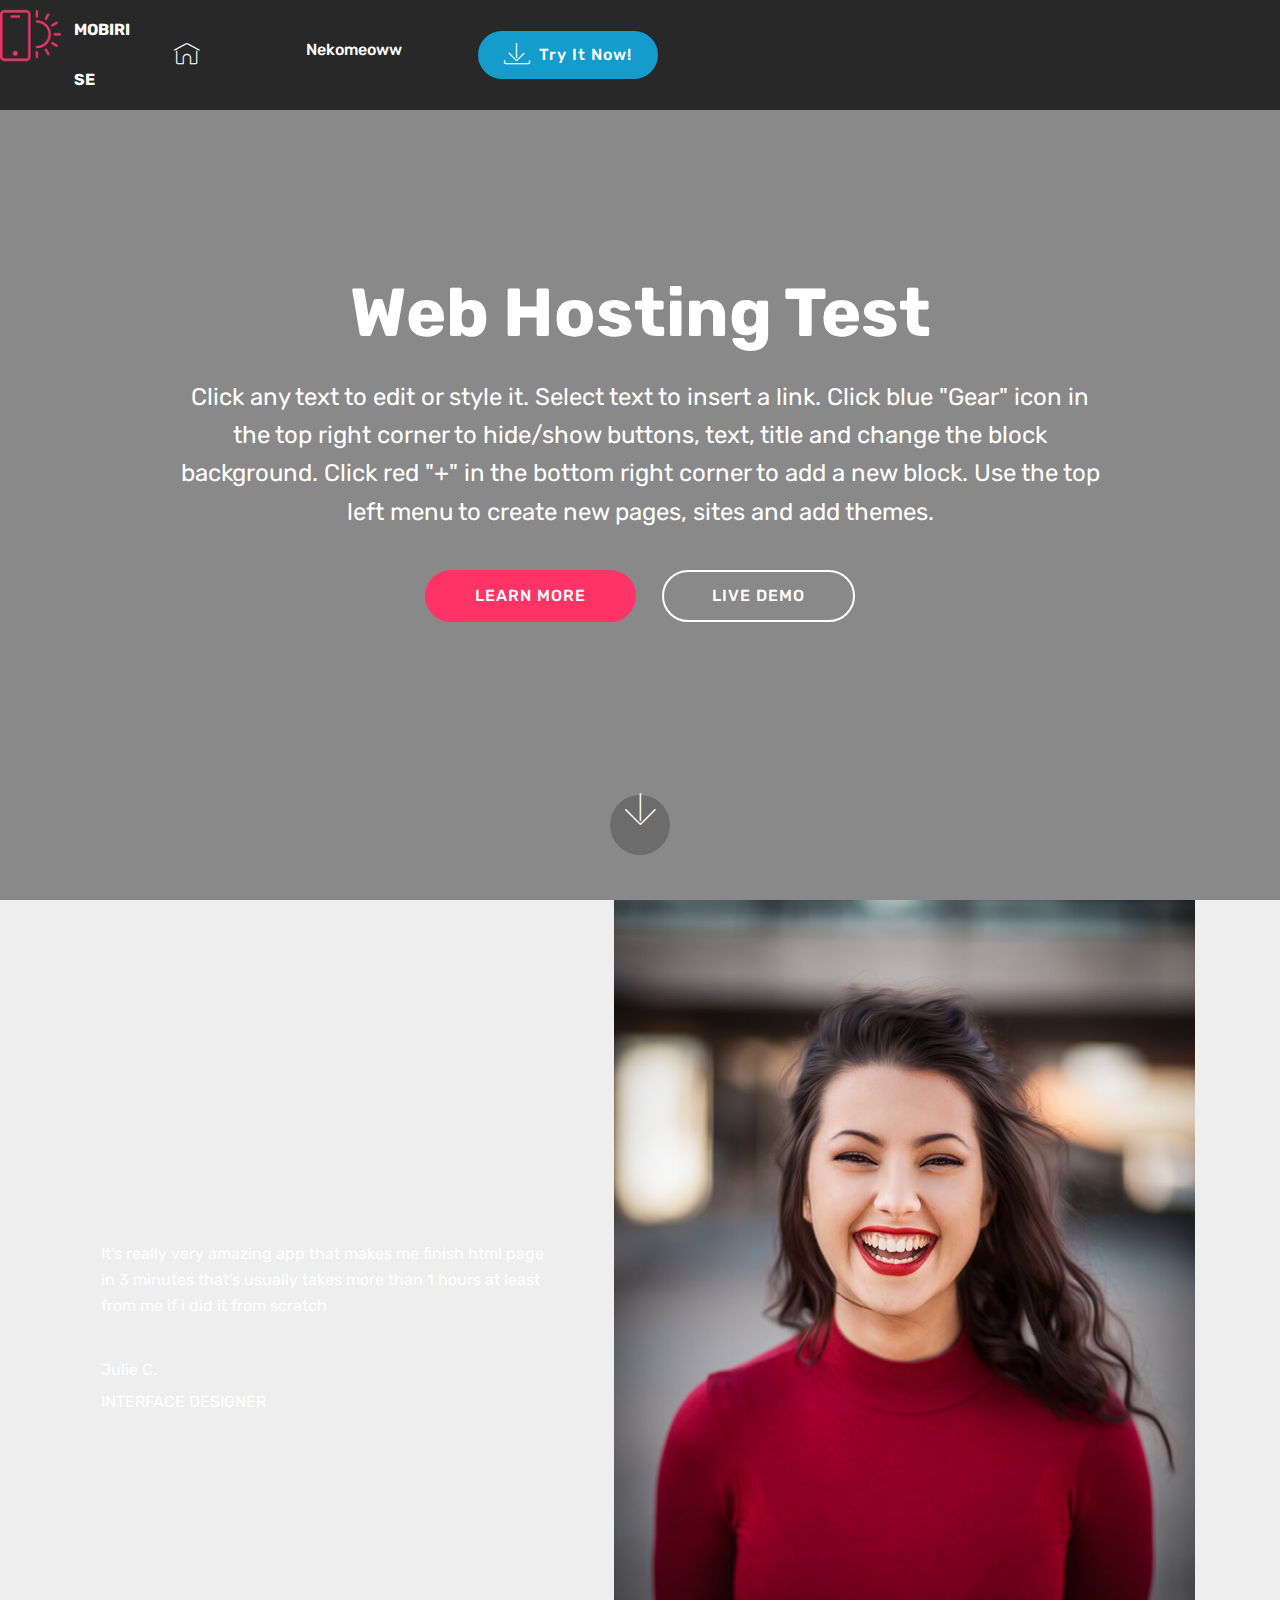
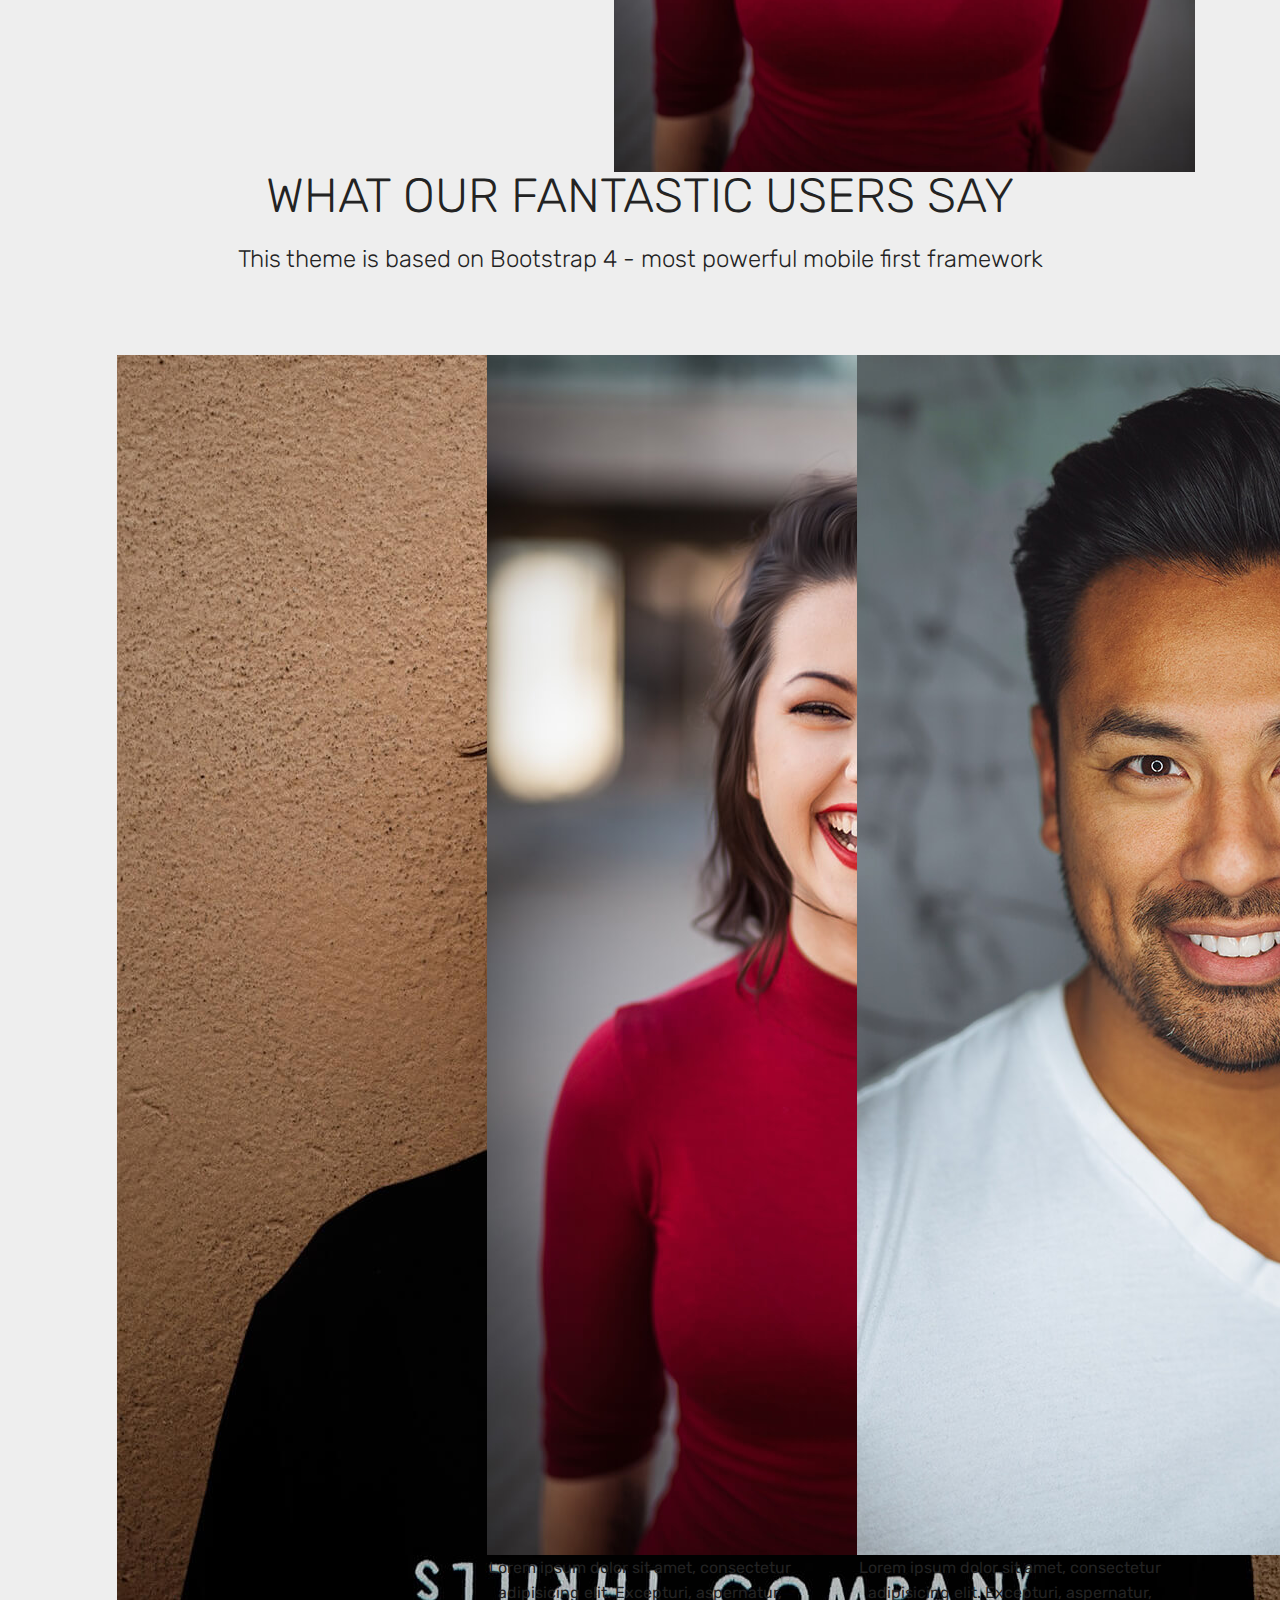
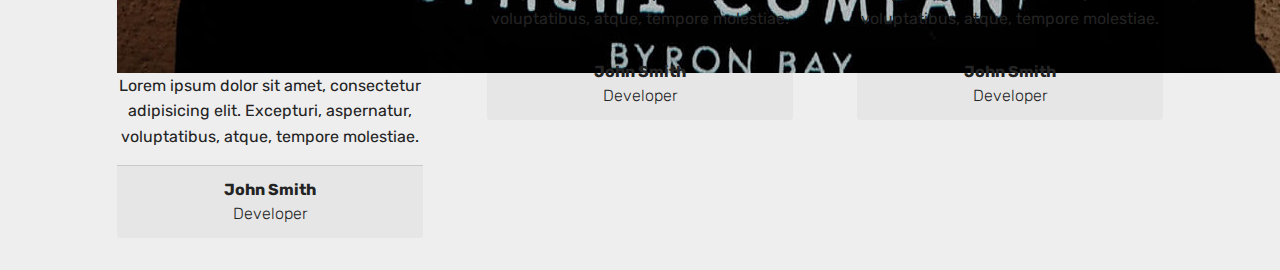
<file: index.html>
<!DOCTYPE html>
<html  >
<head>
  <!-- Site made with Mobirise Website Builder v4.9.7, https://mobirise.com -->
  <meta charset="UTF-8">
  <meta http-equiv="X-UA-Compatible" content="IE=edge">
  <meta name="generator" content="Mobirise v4.9.7, mobirise.com">
  <meta name="viewport" content="width=device-width, initial-scale=1, minimum-scale=1">
  <link rel="shortcut icon" href="assets/images/logo2.png" type="image/x-icon">
  <meta name="description" content="">
  
  <title>Home</title>
  <link rel="stylesheet" href="assets/web/assets/mobirise-icons/mobirise-icons.css">
  <link rel="stylesheet" href="assets/tether/tether.min.css">
  <link rel="stylesheet" href="assets/bootstrap/css/bootstrap.min.css">
  <link rel="stylesheet" href="assets/bootstrap/css/bootstrap-grid.min.css">
  <link rel="stylesheet" href="assets/bootstrap/css/bootstrap-reboot.min.css">
  <link rel="stylesheet" href="assets/dropdown/css/style.css">
  <link rel="stylesheet" href="assets/theme/css/style.css">
  <link rel="stylesheet" href="assets/mobirise/css/mbr-additional.css" type="text/css">
  
  
  
</head>
<body>
  <section class="menu cid-rmIZ78PoDS" once="menu" id="menu1-5">

    

    <nav class="navbar navbar-expand beta-menu navbar-dropdown align-items-center navbar-fixed-top navbar-toggleable-sm">
        <button class="navbar-toggler navbar-toggler-right" type="button" data-toggle="collapse" data-target="#navbarSupportedContent" aria-controls="navbarSupportedContent" aria-expanded="false" aria-label="Toggle navigation">
            <div class="hamburger">
                <span></span>
                <span></span>
                <span></span>
                <span></span>
            </div>
        </button>
        <div class="menu-logo">
            <div class="navbar-brand">
                <span class="navbar-logo">
                    <a href="https://mobirise.co">
                         <img src="assets/images/logo2.png" alt="Mobirise" style="height: 3.8rem;">
                    </a>
                </span>
                <span class="navbar-caption-wrap">
                    <a class="navbar-caption text-white display-4" href="https://mobirise.co">
                        MOBIRISE
                    </a>
                </span>
            </div>
        </div>
        <div class="collapse navbar-collapse" id="navbarSupportedContent">
            <ul class="navbar-nav nav-dropdown" data-app-modern-menu="true"><li class="nav-item">
                    <a class="nav-link link text-white display-4" href="https://mobirise.co">
                        <span class="mbri-home mbr-iconfont mbr-iconfont-btn">&nbsp;</span></a>
                </li>
                <li class="nav-item">
                    <a class="nav-link link text-white display-4" href="https://mobirise.co">&nbsp; &nbsp; &nbsp; &nbsp; &nbsp; Nekomeoww &nbsp; &nbsp; &nbsp; &nbsp;&nbsp;</a>
                </li></ul>
            <div class="navbar-buttons mbr-section-btn">
                <a class="btn btn-sm btn-primary display-4" href="https://mobirise.co">
                    <span class="mbri-save mbr-iconfont mbr-iconfont-btn "></span>
                    Try It Now!
                </a>
            </div>
        </div>
    </nav>
</section>

<section class="engine"><a href="https://mobirise.info/l">free web templates</a></section><section class="cid-rmIZsenTDn mbr-fullscreen mbr-parallax-background" id="header2-6">

    

    <div class="mbr-overlay" style="opacity: 0.5; background-color: rgb(35, 35, 35);"></div>

    <div class="container align-center">
        <div class="row justify-content-md-center">
            <div class="mbr-white col-md-10">
                <h1 class="mbr-section-title mbr-bold pb-3 mbr-fonts-style display-1">
                    Web Hosting Test</h1>
                
                <p class="mbr-text pb-3 mbr-fonts-style display-5">
                    Click any text to edit or style it. Select text to insert a link. Click blue "Gear" icon in the top right corner to hide/show buttons, text, title and change the block background. Click red "+" in the bottom right corner to add a new block. Use the top left menu to create new pages, sites and add themes.
                </p>
                <div class="mbr-section-btn">
                    <a class="btn btn-md btn-secondary display-4" href="https://mobirise.co">LEARN MORE</a>
                    <a class="btn btn-md btn-white-outline display-4" href="https://mobirise.co">LIVE DEMO</a>
                </div>
            </div>
        </div>
    </div>
    <div class="mbr-arrow hidden-sm-down" aria-hidden="true">
        <a href="#next">
            <i class="mbri-down mbr-iconfont"></i>
        </a>
    </div>
</section>

<section class="testimonials3 cid-rmJ30bG4G0" id="testimonials3-9">

    

    

    <div class="container">
        <div class="media-container-row">
            <div class="media-content px-3 align-self-center mbr-white py-2">
                <p class="mbr-text testimonial-text mbr-fonts-style display-7">
                   It's really very amazing app that makes me finish html page in 3 minutes that's usually takes more than 1 hours at least from me if i did it from scratch
                </p>
                <p class="mbr-author-name pt-4 mb-2 mbr-fonts-style display-7">
                   Julie C.
                </p>
                <p class="mbr-author-desc mbr-fonts-style display-7">
                   INTERFACE DESIGNER
                </p>
            </div>

            <div class="mbr-figure pl-lg-5" style="width: 130%;">
              <img src="assets/images/face2.jpg">
            </div>
        </div>
    </div>
</section>

<section class="testimonials1 cid-rmJ343So98" id="testimonials1-a">

    

    
    <div class="container">
        <div class="media-container-row">
            <div class="title col-12 align-center">
                <h2 class="pb-3 mbr-fonts-style display-2">
                    WHAT OUR FANTASTIC USERS SAY
                </h2>
                <h3 class="mbr-section-subtitle mbr-light pb-3 mbr-fonts-style display-5">
                    This theme is based on Bootstrap 4 - most powerful mobile first framework
                </h3>
            </div>
        </div>
    </div>

    <div class="container pt-3 mt-2">
        <div class="media-container-row">
            <div class="mbr-testimonial p-3 align-center col-12 col-md-6 col-lg-4">
                <div class="panel-item p-3">
                    <div class="card-block">
                        <div class="testimonial-photo">
                            <img src="assets/images/face1.jpg">
                        </div>
                        <p class="mbr-text mbr-fonts-style display-7">
                           Lorem ipsum dolor sit amet, consectetur adipisicing elit. Excepturi, aspernatur, voluptatibus, atque, tempore molestiae.
                        </p>
                    </div>
                    <div class="card-footer">
                        <div class="mbr-author-name mbr-bold mbr-fonts-style display-7">
                             John Smith
                        </div>
                        <small class="mbr-author-desc mbr-italic mbr-light mbr-fonts-style display-7">
                               Developer
                        </small>
                    </div>
                </div>
            </div>

            <div class="mbr-testimonial p-3 align-center col-12 col-md-6 col-lg-4">
                <div class="panel-item p-3">
                    <div class="card-block">
                        <div class="testimonial-photo">
                            <img src="assets/images/face2.jpg">
                        </div>
                        <p class="mbr-text mbr-fonts-style display-7">
                           Lorem ipsum dolor sit amet, consectetur adipisicing elit. Excepturi, aspernatur, voluptatibus, atque, tempore molestiae.
                        </p>
                    </div>
                    <div class="card-footer">
                        <div class="mbr-author-name mbr-bold mbr-fonts-style display-7">
                             John Smith
                        </div>
                        <small class="mbr-author-desc mbr-italic mbr-light mbr-fonts-style display-7">
                               Developer
                        </small>
                    </div>
                </div>
            </div>

            <div class="mbr-testimonial p-3 align-center col-12 col-md-6 col-lg-4">
                <div class="panel-item p-3">
                    <div class="card-block">
                        <div class="testimonial-photo">
                            <img src="assets/images/face3.jpg">
                        </div>
                        <p class="mbr-text mbr-fonts-style display-7">
                           Lorem ipsum dolor sit amet, consectetur adipisicing elit. Excepturi, aspernatur, voluptatibus, atque, tempore molestiae.
                        </p>
                    </div>
                    <div class="card-footer">
                        <div class="mbr-author-name mbr-bold mbr-fonts-style display-7">
                             John Smith
                        </div>
                        <small class="mbr-author-desc mbr-italic mbr-light mbr-fonts-style display-7">
                               Developer
                        </small>
                    </div>
                </div>
            </div>

            

            

            
        </div>
    </div>   
</section>


  <script src="assets/web/assets/jquery/jquery.min.js"></script>
  <script src="assets/popper/popper.min.js"></script>
  <script src="assets/tether/tether.min.js"></script>
  <script src="assets/bootstrap/js/bootstrap.min.js"></script>
  <script src="assets/smoothscroll/smooth-scroll.js"></script>
  <script src="assets/dropdown/js/script.min.js"></script>
  <script src="assets/touchswipe/jquery.touch-swipe.min.js"></script>
  <script src="assets/parallax/jarallax.min.js"></script>
  <script src="assets/theme/js/script.js"></script>
  
  
</body>
</html>
</file>
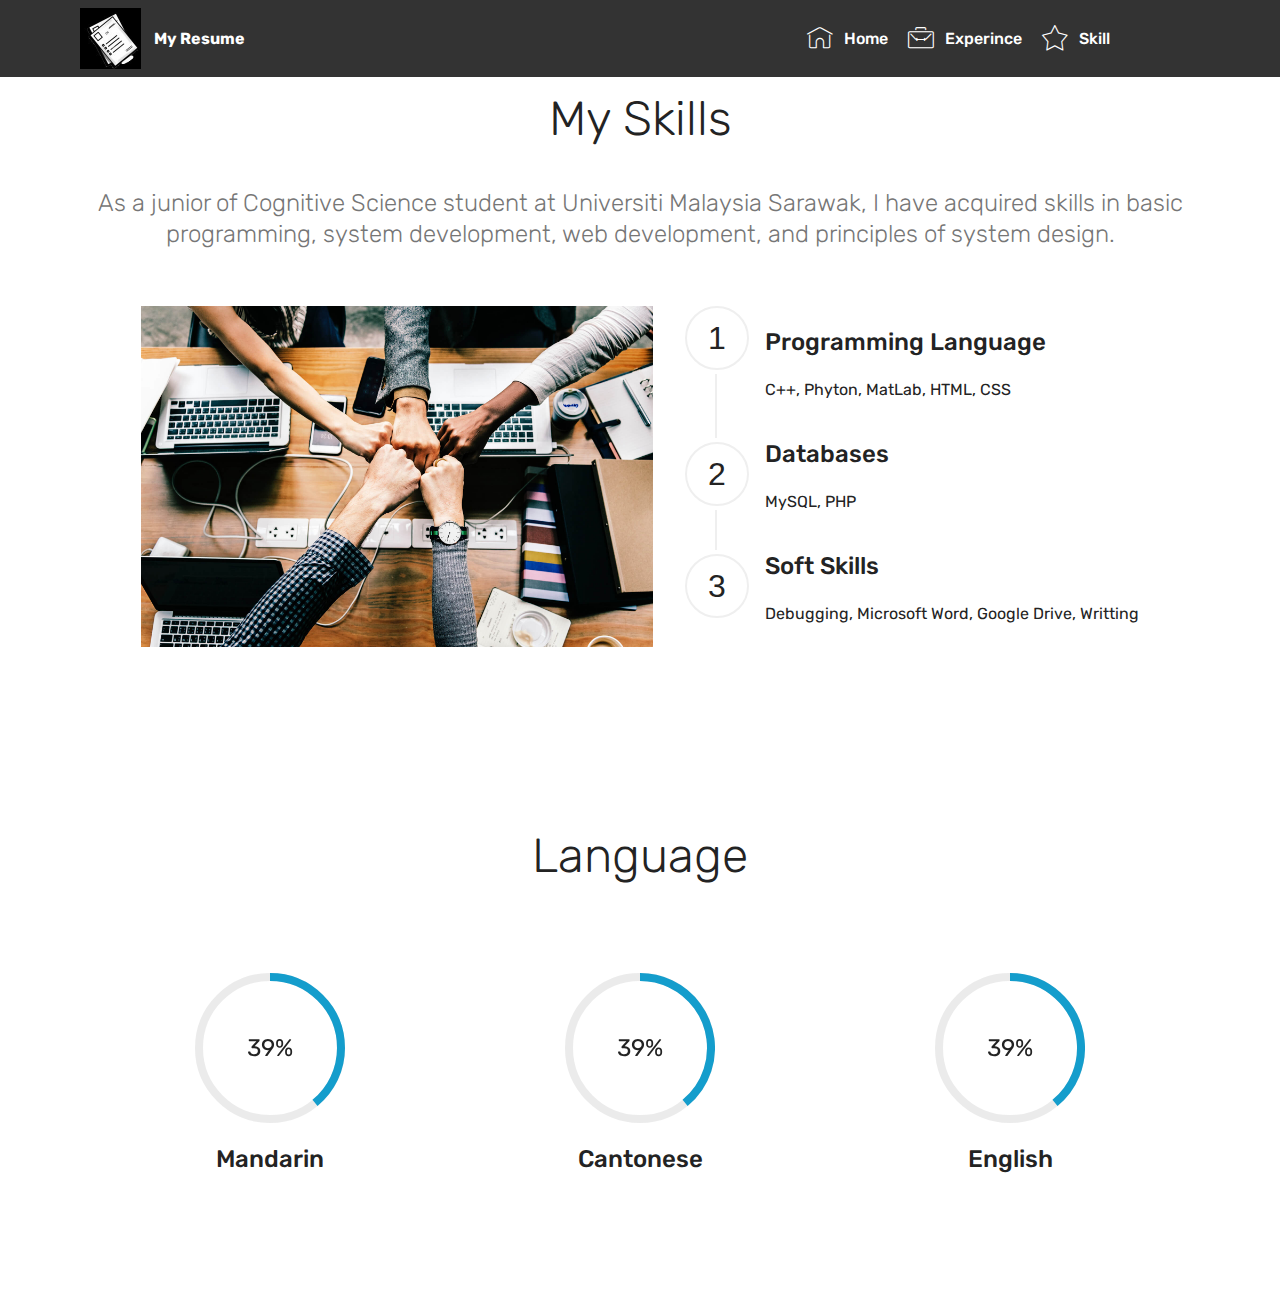
<file: page2.html>
<!DOCTYPE html>
<html  >
<head>
  <!-- Site made with Mobirise Website Builder v4.10.1, https://mobirise.com -->
  <meta charset="UTF-8">
  <meta http-equiv="X-UA-Compatible" content="IE=edge">
  <meta name="generator" content="Mobirise v4.10.1, mobirise.com">
  <meta name="viewport" content="width=device-width, initial-scale=1, minimum-scale=1">
  <link rel="shortcut icon" href="assets/images/mbr-122x122.jpg" type="image/x-icon">
  <meta name="description" content="Website Creator Description">
  
  <title>Page 2</title>
  <link rel="stylesheet" href="assets/web/assets/mobirise-icons/mobirise-icons.css">
  <link rel="stylesheet" href="assets/tether/tether.min.css">
  <link rel="stylesheet" href="assets/bootstrap/css/bootstrap.min.css">
  <link rel="stylesheet" href="assets/bootstrap/css/bootstrap-grid.min.css">
  <link rel="stylesheet" href="assets/bootstrap/css/bootstrap-reboot.min.css">
  <link rel="stylesheet" href="assets/dropdown/css/style.css">
  <link rel="stylesheet" href="assets/as-pie-progress/css/progress.min.css">
  <link rel="stylesheet" href="assets/theme/css/style.css">
  <link rel="stylesheet" href="assets/mobirise/css/mbr-additional.css" type="text/css">
  
  
  
</head>
<body>
  <section class="menu cid-qTkzRZLJNu" once="menu" id="menu1-6">

    

    <nav class="navbar navbar-expand beta-menu navbar-dropdown align-items-center navbar-fixed-top navbar-toggleable-sm">
        <button class="navbar-toggler navbar-toggler-right" type="button" data-toggle="collapse" data-target="#navbarSupportedContent" aria-controls="navbarSupportedContent" aria-expanded="false" aria-label="Toggle navigation">
            <div class="hamburger">
                <span></span>
                <span></span>
                <span></span>
                <span></span>
            </div>
        </button>
        <div class="menu-logo">
            <div class="navbar-brand">
                <span class="navbar-logo">
                    <a href="https://mobirise.com">
                         <img src="assets/images/mbr-122x122.jpg" alt="Mobirise" title="" style="height: 3.8rem;">
                    </a>
                </span>
                <span class="navbar-caption-wrap"><a class="navbar-caption text-white display-4" href="https://mobirise.com">
                        My Resume</a></span>
            </div>
        </div>
        <div class="collapse navbar-collapse" id="navbarSupportedContent">
            <ul class="navbar-nav nav-dropdown nav-right" data-app-modern-menu="true"><li class="nav-item">
                    <a class="nav-link link text-white display-4" href="page4.html">
                        <span class="mbri-home mbr-iconfont mbr-iconfont-btn"></span>Home</a>
                </li>
                <li class="nav-item"><a class="nav-link link text-white display-4" href="page3.html"><span class="mbri-briefcase mbr-iconfont mbr-iconfont-btn"></span>Experince</a></li><li class="nav-item"><a class="nav-link link text-white display-4" href="page2.html"><span class="mbri-star mbr-iconfont mbr-iconfont-btn"></span>Skill &nbsp; &nbsp; &nbsp; &nbsp; &nbsp; &nbsp; &nbsp; &nbsp; &nbsp; &nbsp;</a></li></ul>
            
        </div>
    </nav>
</section>

<section class="engine"><a href="https://mobirise.info/j">website templates</a></section><section class="step3 cid-rqO20cIdMS" id="step3-c">

    

    
    
    <div class="container">
        <h2 class="mbr-section-title pb-3 mbr-fonts-style align-center display-2"><p>
            My Skills</p></h2>
        <h3 class="mbr-section-subtitle pb-5 mbr-fonts-style align-center display-5">As a junior of Cognitive Science student at Universiti Malaysia Sarawak, I have acquired skills in basic programming, system development, web development, and principles of system design.</h3>
        <div class="media-container-row">
            <div class="media-block" style="width: 49%;">
                <div class="mbr-figure">
                    <img src="assets/images/background6.jpg">
                </div>
            </div>
            <div class="step-container">
                <div class="card separline pb-4">
                    <div class="step-element d-flex">
                        <div class="step-wrapper pr-3">
                            <div class="step d-flex align-items-center justify-content-center">
                                1
                            </div>
                        </div>          
                        <div class="step-text-content">
                            <h4 class="mbr-step-title pb-3 mbr-fonts-style display-5"><br><div><span style="color: inherit; font-size: 1.5rem; background-color: transparent;">Programming Language</span><br></div></h4>
                            <p class="mbr-step-text mbr-fonts-style display-7">
                                C++, Phyton, MatLab, HTML, CSS</p>
                        </div>
                    </div>
                </div>

                <div class="card separline pb-4">
                    <div class="step-element d-flex">
                        <div class="step-wrapper pr-3">
                            <div class="step d-flex align-items-center justify-content-center">
                                2
                            </div>
                        </div>          
                        <div class="step-text-content">
                            <h4 class="mbr-step-title pb-3 mbr-fonts-style display-5">Databases</h4>
                            <p class="mbr-step-text mbr-fonts-style display-7">
                                MySQL, PHP</p>
                        </div>
                    </div>
                </div>

                <div class="card">
                    <div class="step-element d-flex">
                        <div class="step-wrapper pr-3">
                            <div class="step d-flex align-items-center justify-content-center">
                                3
                            </div>
                        </div>          
                        <div class="step-text-content">
                            <h4 class="mbr-step-title pb-3 mbr-fonts-style display-5">Soft Skills</h4>
                            <p class="mbr-step-text mbr-fonts-style display-7">
                                Debugging, Microsoft Word, Google Drive, Writting</p>
                        </div>
                    </div>
                </div>

                

                

                

                

                

                
            </div>
        </div>
    </div>
</section>

<section class="progress-bars3 cid-rqO232CSgi" id="progress-bars3-d">
 
     

    
    
    <div class="container">
        <h2 class="mbr-section-title pb-3 align-center mbr-fonts-style display-2">
            Language</h2>

        <h3 class="mbr-section-subtitle mbr-fonts-style display-5"></h3>
    
        <div class="media-container-row pt-5 mt-2">
            <div class="card p-3 align-center">
                <div class="wrap">
                    <div class="pie_progress progress1" role="progressbar" data-goal="50">
                        <p class="pie_progress__number mbr-fonts-style display-5">100%</p>
                    </div>
                </div> 
                <div class="mbr-crt-title pt-3">
                    <h4 class="card-title py-2 mbr-fonts-style display-5">
                        Mandarin</h4>
                </div>                 
            </div>

            <div class="card p-3 align-center">
                <div class="wrap">
                    <div class="pie_progress progress2" role="progressbar" data-goal="60">
                        <p class="pie_progress__number mbr-fonts-style display-5">100%</p>
                    </div>
                </div> 
                <div class="mbr-crt-title pt-3">
                    <h4 class="card-title py-2 mbr-fonts-style display-5">
                        Cantonese</h4>
                </div>                 
            </div>

            <div class="card p-3 align-center">
                <div class="wrap">
                    <div class="pie_progress progress3" role="progressbar" data-goal="70">
                        <p class="pie_progress__number mbr-fonts-style display-5">50%</p>
                    </div>
                </div> 
                <div class="mbr-crt-title pt-3">
                    <h4 class="card-title py-2 mbr-fonts-style display-5">
                        English</h4>
                </div>                 
            </div>

            

            

            
        </div>
</div></section>


  <script src="assets/web/assets/jquery/jquery.min.js"></script>
  <script src="assets/popper/popper.min.js"></script>
  <script src="assets/tether/tether.min.js"></script>
  <script src="assets/bootstrap/js/bootstrap.min.js"></script>
  <script src="assets/smoothscroll/smooth-scroll.js"></script>
  <script src="assets/dropdown/js/script.min.js"></script>
  <script src="assets/touchswipe/jquery.touch-swipe.min.js"></script>
  <script src="assets/as-pie-progress/jquery-as-pie-progress.min.js"></script>
  <script src="assets/theme/js/script.js"></script>
  
  
</body>
</html>
</file>
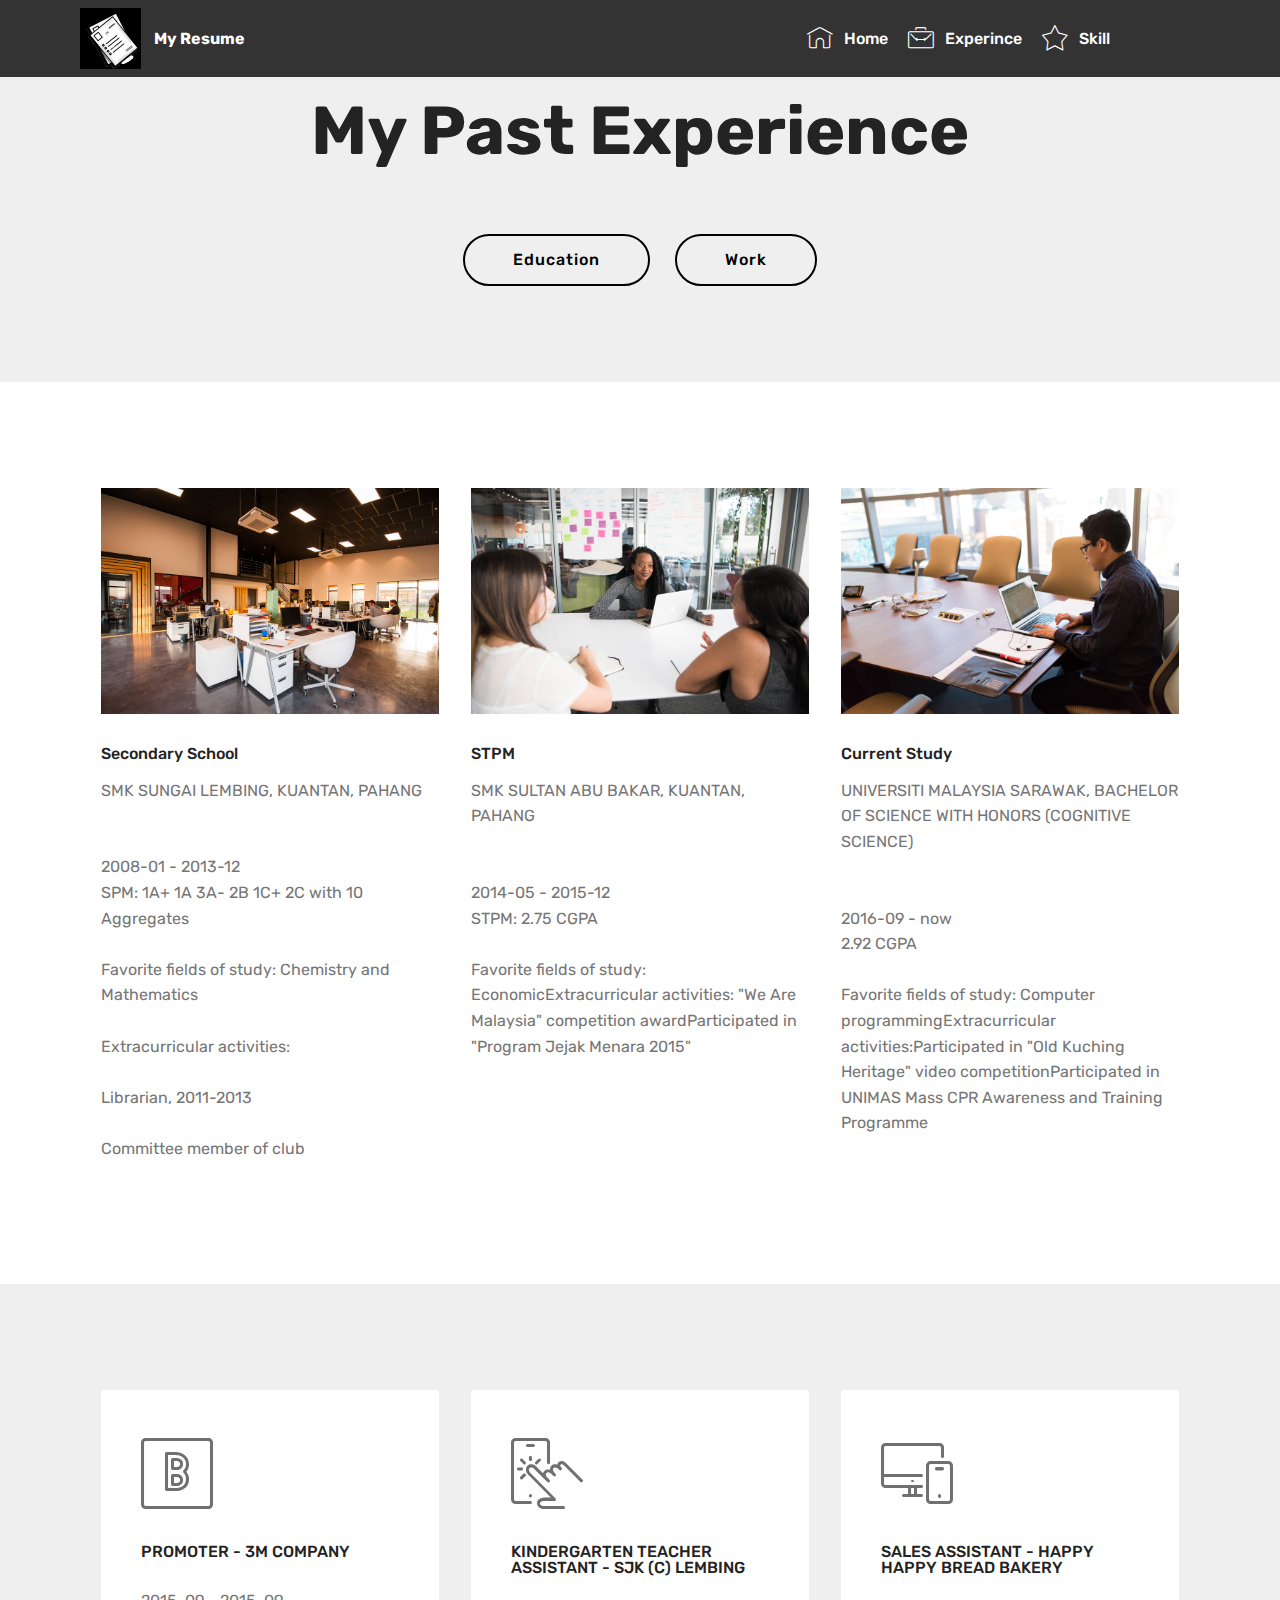
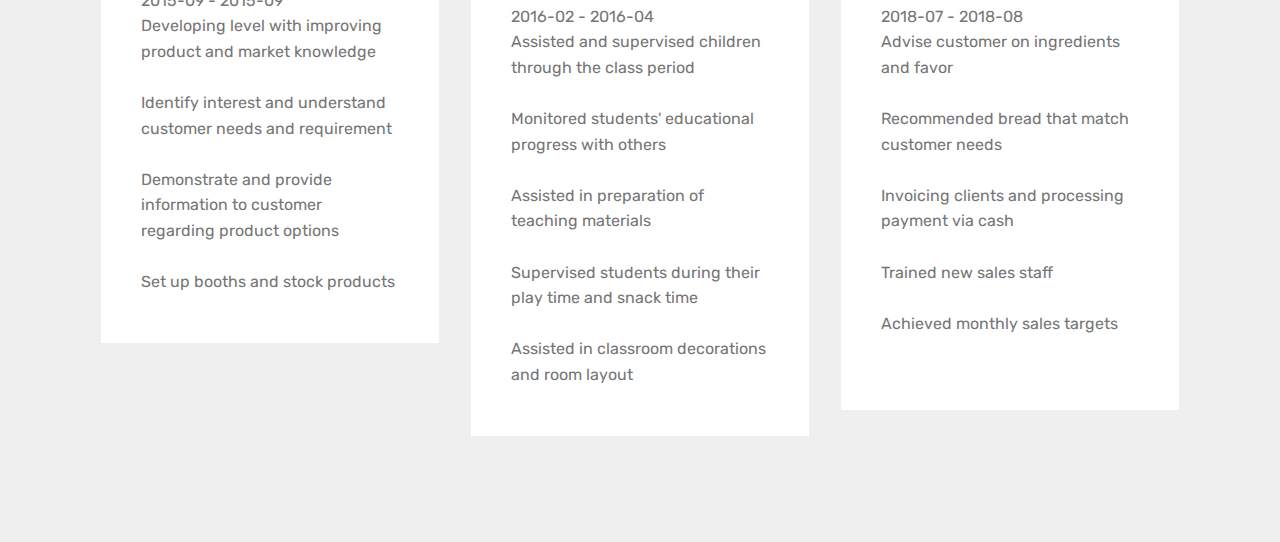
<file: page3.html>
<!DOCTYPE html>
<html  >
<head>
  <!-- Site made with Mobirise Website Builder v4.10.1, https://mobirise.com -->
  <meta charset="UTF-8">
  <meta http-equiv="X-UA-Compatible" content="IE=edge">
  <meta name="generator" content="Mobirise v4.10.1, mobirise.com">
  <meta name="viewport" content="width=device-width, initial-scale=1, minimum-scale=1">
  <link rel="shortcut icon" href="assets/images/mbr-122x122.jpg" type="image/x-icon">
  <meta name="description" content="Web Site Creator Description">
  
  <title>Page 3</title>
  <link rel="stylesheet" href="assets/web/assets/mobirise-icons/mobirise-icons.css">
  <link rel="stylesheet" href="assets/tether/tether.min.css">
  <link rel="stylesheet" href="assets/bootstrap/css/bootstrap.min.css">
  <link rel="stylesheet" href="assets/bootstrap/css/bootstrap-grid.min.css">
  <link rel="stylesheet" href="assets/bootstrap/css/bootstrap-reboot.min.css">
  <link rel="stylesheet" href="assets/dropdown/css/style.css">
  <link rel="stylesheet" href="assets/theme/css/style.css">
  <link rel="stylesheet" href="assets/mobirise/css/mbr-additional.css" type="text/css">
  
  
  
</head>
<body>
  <section class="menu cid-qTkzRZLJNu" once="menu" id="menu1-7">

    

    <nav class="navbar navbar-expand beta-menu navbar-dropdown align-items-center navbar-fixed-top navbar-toggleable-sm">
        <button class="navbar-toggler navbar-toggler-right" type="button" data-toggle="collapse" data-target="#navbarSupportedContent" aria-controls="navbarSupportedContent" aria-expanded="false" aria-label="Toggle navigation">
            <div class="hamburger">
                <span></span>
                <span></span>
                <span></span>
                <span></span>
            </div>
        </button>
        <div class="menu-logo">
            <div class="navbar-brand">
                <span class="navbar-logo">
                    <a href="https://mobirise.com">
                         <img src="assets/images/mbr-122x122.jpg" alt="Mobirise" title="" style="height: 3.8rem;">
                    </a>
                </span>
                <span class="navbar-caption-wrap"><a class="navbar-caption text-white display-4" href="https://mobirise.com">
                        My Resume</a></span>
            </div>
        </div>
        <div class="collapse navbar-collapse" id="navbarSupportedContent">
            <ul class="navbar-nav nav-dropdown nav-right" data-app-modern-menu="true"><li class="nav-item">
                    <a class="nav-link link text-white display-4" href="page4.html">
                        <span class="mbri-home mbr-iconfont mbr-iconfont-btn"></span>Home</a>
                </li>
                <li class="nav-item"><a class="nav-link link text-white display-4" href="page3.html"><span class="mbri-briefcase mbr-iconfont mbr-iconfont-btn"></span>Experince</a></li><li class="nav-item"><a class="nav-link link text-white display-4" href="page2.html"><span class="mbri-star mbr-iconfont mbr-iconfont-btn"></span>Skill &nbsp; &nbsp; &nbsp; &nbsp; &nbsp; &nbsp; &nbsp; &nbsp; &nbsp; &nbsp;</a></li></ul>
            
        </div>
    </nav>
</section>

<section class="engine"><a href="https://mobirise.info/n">free simple web templates</a></section><section class="header1 cid-rqNYIIj1S9" id="header16-a">

    

    

    <div class="container">
        <div class="row justify-content-md-center">
            <div class="col-md-10 align-center">
                <h1 class="mbr-section-title mbr-bold pb-3 mbr-fonts-style display-1">
                    My Past Experience</h1>
                
                <p class="mbr-text pb-3 mbr-fonts-style display-5"></p>
                <div class="mbr-section-btn"><a class="btn btn-md btn-black-outline display-4" href="page3.html#features2-8">Education</a> <a class="btn btn-md btn-black-outline display-4" href="page3.html#features6-b">Work</a></div>
            </div>
        </div>
    </div>

</section>

<section class="features2 cid-rqNYsHlBzN" id="features2-8">

    

    
    
    <div class="container">
        <div class="media-container-row">
            <div class="card p-3 col-12 col-md-6 col-lg-4">
                <div class="card-wrapper">
                    <div class="card-img">
                        <img src="assets/images/background1.jpg" alt="Mobirise">
                    </div>
                    <div class="card-box">
                        <h4 class="card-title pb-3 mbr-fonts-style display-7">Secondary School</h4>
                        <p class="mbr-text mbr-fonts-style display-7">SMK SUNGAI LEMBING, KUANTAN, PAHANG<br><br>
<br>2008-01 - 2013-12
<br>SPM: 1A+ 1A 3A- 2B 1C+ 2C with 10 Aggregates<br><br>Favorite fields of study: Chemistry and Mathematics<br><br>Extracurricular activities:<br><br>Librarian, 2011-2013<br><br>Committee member of club</p>
                    </div>
                </div>
            </div>

            <div class="card p-3 col-12 col-md-6 col-lg-4">
                <div class="card-wrapper">
                    <div class="card-img">
                        <img src="assets/images/background2.jpg" alt="Mobirise">
                    </div>
                    <div class="card-box ">
                        <h4 class="card-title pb-3 mbr-fonts-style display-7">
                            STPM</h4>
                        <p class="mbr-text mbr-fonts-style display-7">SMK SULTAN ABU BAKAR, KUANTAN, PAHANG <br><br>
<br>2014-05 - 2015-12
<br>STPM: 2.75 CGPA<br><br>Favorite fields of study: EconomicExtracurricular activities: "We Are Malaysia" competition awardParticipated in "Program Jejak Menara 2015"<br><br></p>
                    </div>
                </div>
            </div>

            <div class="card p-3 col-12 col-md-6 col-lg-4">
                <div class="card-wrapper">
                    <div class="card-img">
                        <img src="assets/images/background3.jpg" alt="Mobirise">
                    </div>
                    <div class="card-box">
                        <h4 class="card-title pb-3 mbr-fonts-style display-7">Current Study</h4>
                        <p class="mbr-text mbr-fonts-style display-7">UNIVERSITI MALAYSIA SARAWAK, BACHELOR OF SCIENCE WITH HONORS (COGNITIVE SCIENCE)<br><br>
<br>2016-09 - now
<br>2.92 CGPA<br><br>Favorite fields of study: Computer programmingExtracurricular activities:Participated in "Old Kuching Heritage" video competitionParticipated in UNIMAS Mass CPR Awareness and Training Programme<br><br></p>
                    </div>
                </div>
            </div>

            
        </div>
    </div>
</section>

<section class="features6 cid-rqO0Ihc8AY" id="features6-b">
    
    

    
    <div class="container">
        <div class="media-container-row">

            <div class="card p-3 col-12 col-md-6 col-lg-4">
                <div class="card-img pb-3">
                    <span class="mbri-bootstrap mbr-iconfont"></span>
                </div>
                <div class="card-box">
                    <h4 class="card-title py-3 mbr-fonts-style display-7">PROMOTER - 3M COMPANY</h4>
                    <p class="mbr-text mbr-fonts-style display-7">2015-09 - 2015-09
<br>Developing level with improving product and market knowledge<br><br>Identify interest and understand customer needs and requirement<br><br>Demonstrate and provide information to customer regarding product options<br><br>Set up booths and stock products</p>
                </div>
            </div>

            <div class="card p-3 col-12 col-md-6 col-lg-4">
                <div class="card-img pb-3">
                    <span class="mbri-touch mbr-iconfont"></span>
                </div>
                <div class="card-box">
                    <h4 class="card-title py-3 mbr-fonts-style display-7">KINDERGARTEN TEACHER ASSISTANT - SJK (C) LEMBING</h4>
                    <p class="mbr-text mbr-fonts-style display-7">2016-02 - 2016-04
<br>Assisted and supervised children through the class period<br><br>Monitored students' educational progress with others<br><br>Assisted in preparation of teaching materials<br><br>Supervised students during their play time and snack time<br><br>Assisted in classroom decorations and room layout</p>
                </div>
            </div>

            <div class="card p-3 col-12 col-md-6 col-lg-4">
                <div class="card-img pb-3">
                    <span class="mbri-responsive mbr-iconfont"></span>
                </div>
                <div class="card-box">
                    <h4 class="card-title py-3 mbr-fonts-style display-7">SALES ASSISTANT - HAPPY HAPPY BREAD BAKERY</h4>
                    <p class="mbr-text mbr-fonts-style display-7">2018-07 - 2018-08
<br>Advise customer on ingredients and favor<br><br>Recommended bread that match customer needs<br><br>Invoicing clients and processing payment via cash<br><br>Trained new sales staff<br><br>Achieved monthly sales targets<br><br></p>
                </div>
            </div>

            

        </div>

    </div>

</section>


  <script src="assets/web/assets/jquery/jquery.min.js"></script>
  <script src="assets/popper/popper.min.js"></script>
  <script src="assets/tether/tether.min.js"></script>
  <script src="assets/bootstrap/js/bootstrap.min.js"></script>
  <script src="assets/smoothscroll/smooth-scroll.js"></script>
  <script src="assets/dropdown/js/script.min.js"></script>
  <script src="assets/touchswipe/jquery.touch-swipe.min.js"></script>
  <script src="assets/theme/js/script.js"></script>
  
  
</body>
</html>
</file>
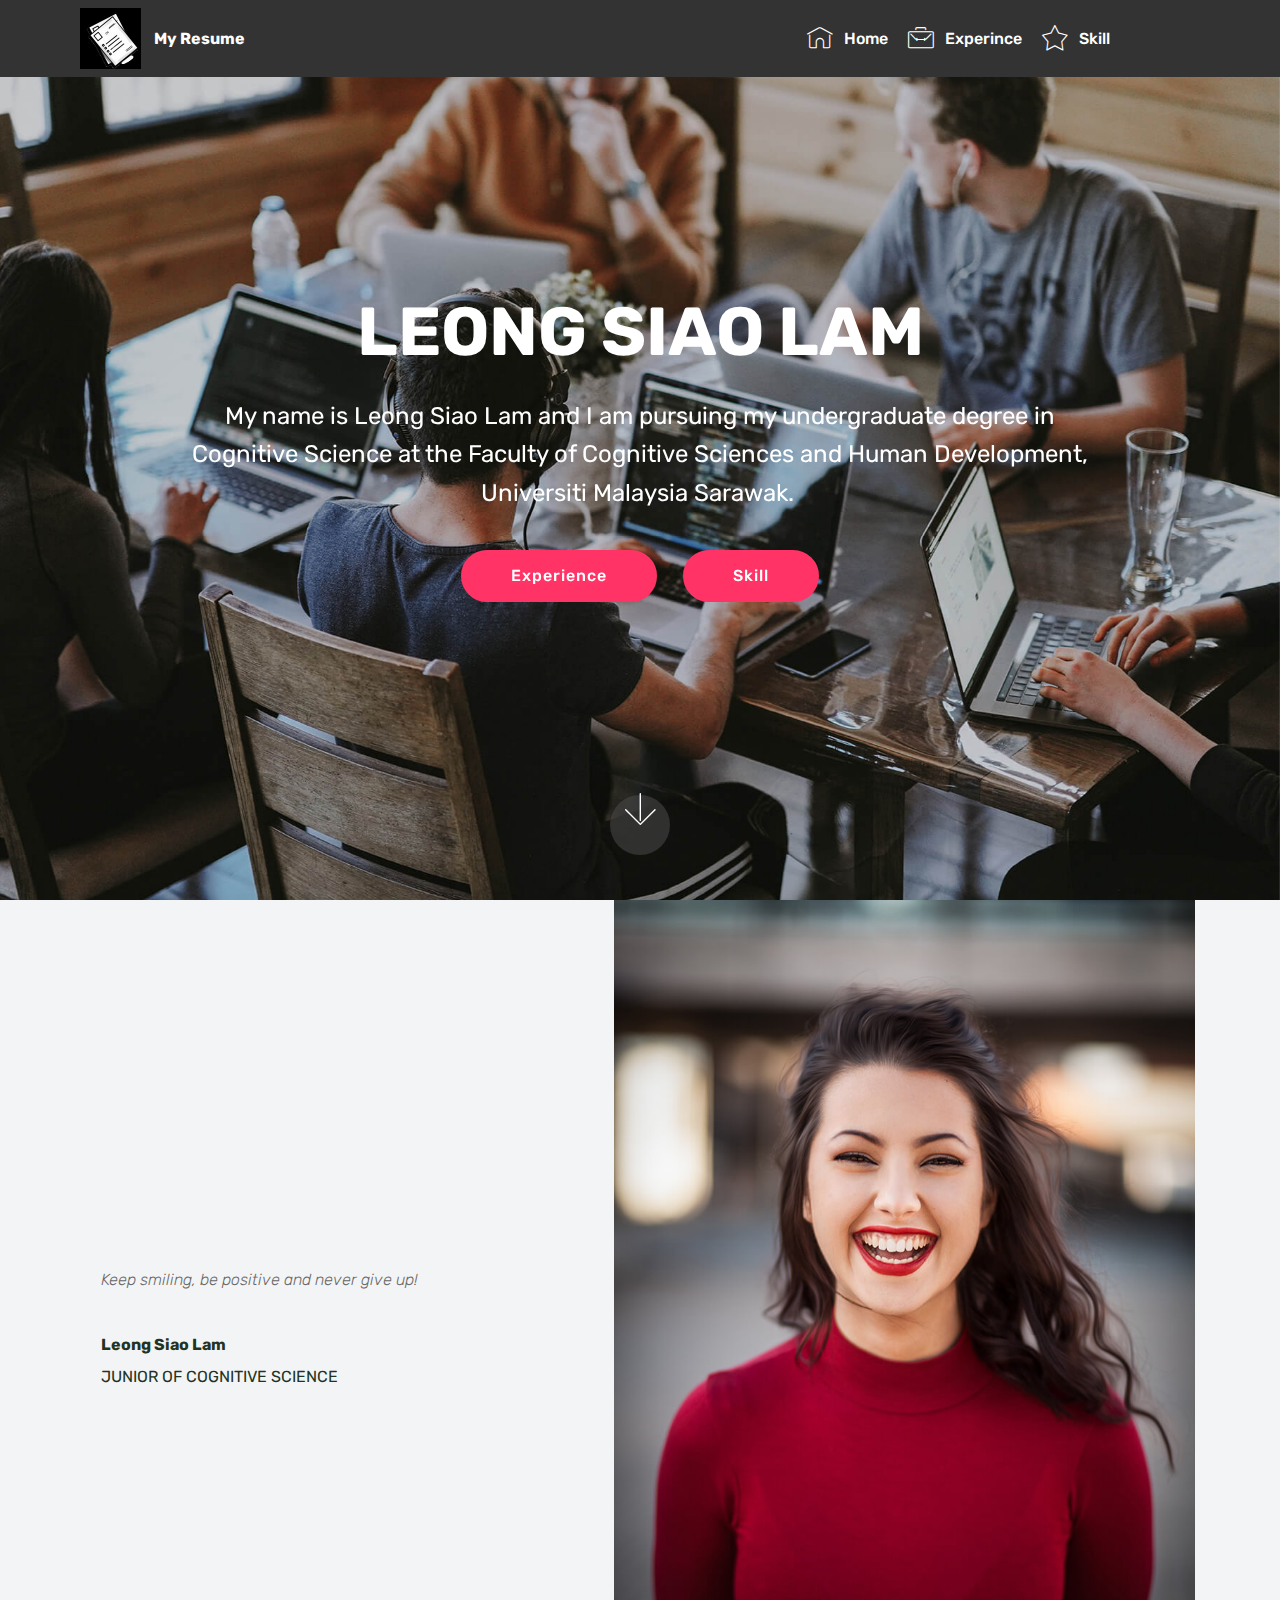
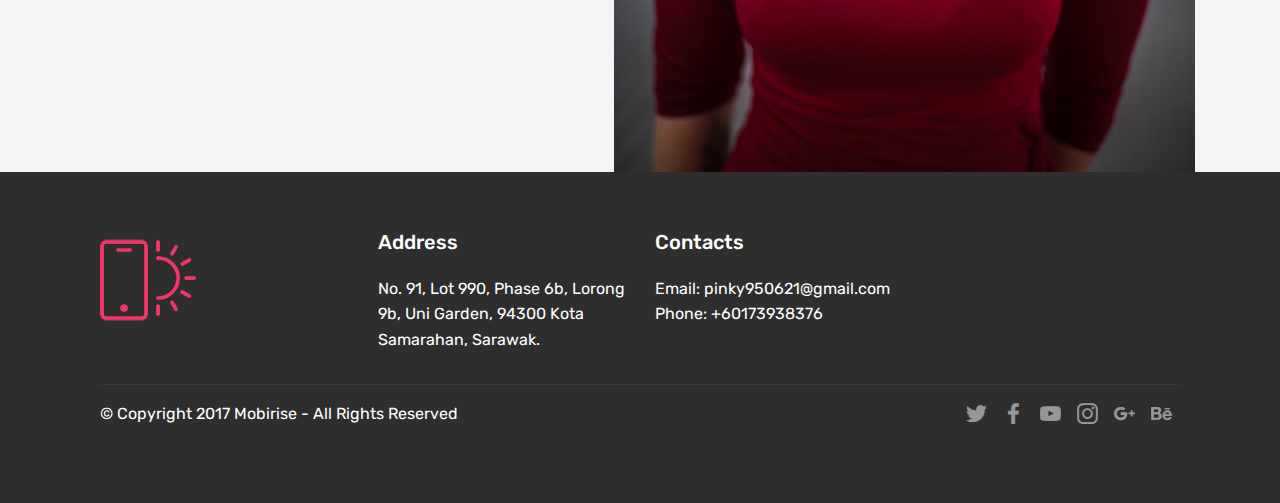
<file: page4.html>
<!DOCTYPE html>
<html  >
<head>
  <!-- Site made with Mobirise Website Builder v4.10.1, https://mobirise.com -->
  <meta charset="UTF-8">
  <meta http-equiv="X-UA-Compatible" content="IE=edge">
  <meta name="generator" content="Mobirise v4.10.1, mobirise.com">
  <meta name="viewport" content="width=device-width, initial-scale=1, minimum-scale=1">
  <link rel="shortcut icon" href="assets/images/mbr-122x122.jpg" type="image/x-icon">
  <meta name="description" content="">
  
  <title>Page 4</title>
  <link rel="stylesheet" href="assets/web/assets/mobirise-icons/mobirise-icons.css">
  <link rel="stylesheet" href="assets/tether/tether.min.css">
  <link rel="stylesheet" href="assets/bootstrap/css/bootstrap.min.css">
  <link rel="stylesheet" href="assets/bootstrap/css/bootstrap-grid.min.css">
  <link rel="stylesheet" href="assets/bootstrap/css/bootstrap-reboot.min.css">
  <link rel="stylesheet" href="assets/socicon/css/styles.css">
  <link rel="stylesheet" href="assets/dropdown/css/style.css">
  <link rel="stylesheet" href="assets/theme/css/style.css">
  <link rel="stylesheet" href="assets/mobirise/css/mbr-additional.css" type="text/css">
  
  
  
</head>
<body>
  <section class="menu cid-rqOrqhqGof" once="menu" id="menu1-f">

    

    <nav class="navbar navbar-expand beta-menu navbar-dropdown align-items-center navbar-fixed-top navbar-toggleable-sm">
        <button class="navbar-toggler navbar-toggler-right" type="button" data-toggle="collapse" data-target="#navbarSupportedContent" aria-controls="navbarSupportedContent" aria-expanded="false" aria-label="Toggle navigation">
            <div class="hamburger">
                <span></span>
                <span></span>
                <span></span>
                <span></span>
            </div>
        </button>
        <div class="menu-logo">
            <div class="navbar-brand">
                <span class="navbar-logo">
                    <a href="https://mobirise.com">
                         <img src="assets/images/mbr-122x122.jpg" alt="Mobirise" title="" style="height: 3.8rem;">
                    </a>
                </span>
                <span class="navbar-caption-wrap"><a class="navbar-caption text-white display-4" href="https://mobirise.com">
                        My Resume</a></span>
            </div>
        </div>
        <div class="collapse navbar-collapse" id="navbarSupportedContent">
            <ul class="navbar-nav nav-dropdown nav-right" data-app-modern-menu="true"><li class="nav-item">
                    <a class="nav-link link text-white display-4" href="page4.html">
                        <span class="mbri-home mbr-iconfont mbr-iconfont-btn"></span>Home</a>
                </li>
                <li class="nav-item"><a class="nav-link link text-white display-4" href="page3.html"><span class="mbri-briefcase mbr-iconfont mbr-iconfont-btn"></span>Experince</a></li><li class="nav-item"><a class="nav-link link text-white display-4" href="page2.html"><span class="mbri-star mbr-iconfont mbr-iconfont-btn"></span>Skill &nbsp; &nbsp; &nbsp; &nbsp; &nbsp; &nbsp; &nbsp; &nbsp; &nbsp; &nbsp;</a></li></ul>
            
        </div>
    </nav>
</section>

<section class="engine"><a href="https://mobirise.info/n">simple site templates</a></section><section class="cid-rqOrqlvxZi mbr-fullscreen mbr-parallax-background" id="header2-g">

    

    

    <div class="container align-center">
        <div class="row justify-content-md-center">
            <div class="mbr-white col-md-10">
                <h1 class="mbr-section-title mbr-bold pb-3 mbr-fonts-style display-1">LEONG SIAO LAM</h1>
                
                <p class="mbr-text pb-3 mbr-fonts-style display-5">My name is Leong Siao Lam and I am pursuing my undergraduate degree in Cognitive Science at the Faculty of Cognitive Sciences and Human Development, Universiti Malaysia Sarawak.&nbsp;</p>
                <div class="mbr-section-btn"><a class="btn btn-md btn-secondary display-4" href="page3.html">Experience</a> <a class="btn btn-md btn-secondary display-4" href="page2.html">Skill</a></div>
            </div>
        </div>
    </div>
    <div class="mbr-arrow hidden-sm-down" aria-hidden="true">
        <a href="#next">
            <i class="mbri-down mbr-iconfont"></i>
        </a>
    </div>
</section>

<section class="testimonials3 cid-rqOrqoh758" id="testimonials3-h">

    

    

    <div class="container">
        <div class="media-container-row">
            <div class="media-content px-3 align-self-center mbr-white py-2">
                <p class="mbr-text testimonial-text mbr-fonts-style display-7">
                   Keep smiling, be positive and never give up!</p>
                <p class="mbr-author-name pt-4 mb-2 mbr-fonts-style display-7">
                   Leong Siao Lam</p>
                <p class="mbr-author-desc mbr-fonts-style display-7">
                   JUNIOR OF COGNITIVE SCIENCE</p>
            </div>

            <div class="mbr-figure pl-lg-5" style="width: 130%;">
              <img src="assets/images/face2.jpg">
            </div>
        </div>
    </div>
</section>

<section class="cid-rqOrqrVZ4p" id="footer1-i">

    

    

    <div class="container">
        <div class="media-container-row content text-white">
            <div class="col-12 col-md-3">
                <div class="media-wrap">
                    <a href="https://mobirise.com/">
                        <img src="assets/images/logo2.png" alt="Mobirise">
                    </a>
                </div>
            </div>
            <div class="col-12 col-md-3 mbr-fonts-style display-7">
                <h5 class="pb-3">
                    Address
                </h5>
                <p class="mbr-text">No. 91, Lot 990, Phase 6b, Lorong 9b, Uni Garden, 94300 Kota Samarahan, Sarawak.</p>
            </div>
            <div class="col-12 col-md-3 mbr-fonts-style display-7">
                <h5 class="pb-3">
                    Contacts
                </h5>
                <p class="mbr-text">
                    Email: pinky950621@gmail.com
                    <br>Phone: +60173938376                    <br><br></p>
            </div>
            <div class="col-12 col-md-3 mbr-fonts-style display-7">
                <h5 class="pb-3"></h5>
                <p class="mbr-text"></p>
            </div>
        </div>
        <div class="footer-lower">
            <div class="media-container-row">
                <div class="col-sm-12">
                    <hr>
                </div>
            </div>
            <div class="media-container-row mbr-white">
                <div class="col-sm-6 copyright">
                    <p class="mbr-text mbr-fonts-style display-7">
                        © Copyright 2017 Mobirise - All Rights Reserved
                    </p>
                </div>
                <div class="col-md-6">
                    <div class="social-list align-right">
                        <div class="soc-item">
                            <a href="https://twitter.com/mobirise" target="_blank">
                                <span class="socicon-twitter socicon mbr-iconfont mbr-iconfont-social"></span>
                            </a>
                        </div>
                        <div class="soc-item">
                            <a href="https://www.facebook.com/pages/Mobirise/1616226671953247" target="_blank">
                                <span class="socicon-facebook socicon mbr-iconfont mbr-iconfont-social"></span>
                            </a>
                        </div>
                        <div class="soc-item">
                            <a href="https://www.youtube.com/c/mobirise" target="_blank">
                                <span class="socicon-youtube socicon mbr-iconfont mbr-iconfont-social"></span>
                            </a>
                        </div>
                        <div class="soc-item">
                            <a href="https://instagram.com/mobirise" target="_blank">
                                <span class="socicon-instagram socicon mbr-iconfont mbr-iconfont-social"></span>
                            </a>
                        </div>
                        <div class="soc-item">
                            <a href="https://plus.google.com/u/0/+Mobirise" target="_blank">
                                <span class="socicon-googleplus socicon mbr-iconfont mbr-iconfont-social"></span>
                            </a>
                        </div>
                        <div class="soc-item">
                            <a href="https://www.behance.net/Mobirise" target="_blank">
                                <span class="socicon-behance socicon mbr-iconfont mbr-iconfont-social"></span>
                            </a>
                        </div>
                    </div>
                </div>
            </div>
        </div>
    </div>
</section>


  <script src="assets/web/assets/jquery/jquery.min.js"></script>
  <script src="assets/popper/popper.min.js"></script>
  <script src="assets/tether/tether.min.js"></script>
  <script src="assets/bootstrap/js/bootstrap.min.js"></script>
  <script src="assets/dropdown/js/script.min.js"></script>
  <script src="assets/touchswipe/jquery.touch-swipe.min.js"></script>
  <script src="assets/parallax/jarallax.min.js"></script>
  <script src="assets/smoothscroll/smooth-scroll.js"></script>
  <script src="assets/theme/js/script.js"></script>
  
  
</body>
</html>
</file>
<file: assets/web/assets/mobirise-icons/mobirise-icons.css>
@font-face {
  font-family: 'MobiriseIcons';
  src:  url('mobirise-icons.eot?spat4u');
  src:  url('mobirise-icons.eot?spat4u#iefix') format('embedded-opentype'),
    url('mobirise-icons.ttf?spat4u') format('truetype'),
    url('mobirise-icons.woff?spat4u') format('woff'),
    url('mobirise-icons.svg?spat4u#MobiriseIcons') format('svg');
  font-weight: normal;
  font-style: normal;
}

[class^="mbri-"], [class*=" mbri-"] {
  /* use !important to prevent issues with browser extensions that change fonts */
  font-family: MobiriseIcons !important;
  speak: none;
  font-style: normal;
  font-weight: normal;
  font-variant: normal;
  text-transform: none;
  line-height: 1;

  /* Better Font Rendering =========== */
  -webkit-font-smoothing: antialiased;
  -moz-osx-font-smoothing: grayscale;
}

.mbri-add-submenu:before {
  content: "\e900";
}
.mbri-alert:before {
  content: "\e901";
}
.mbri-align-center:before {
  content: "\e902";
}
.mbri-align-justify:before {
  content: "\e903";
}
.mbri-align-left:before {
  content: "\e904";
}
.mbri-align-right:before {
  content: "\e905";
}
.mbri-android:before {
  content: "\e906";
}
.mbri-apple:before {
  content: "\e907";
}
.mbri-arrow-down:before {
  content: "\e908";
}
.mbri-arrow-next:before {
  content: "\e909";
}
.mbri-arrow-prev:before {
  content: "\e90a";
}
.mbri-arrow-up:before {
  content: "\e90b";
}
.mbri-bold:before {
  content: "\e90c";
}
.mbri-bookmark:before {
  content: "\e90d";
}
.mbri-bootstrap:before {
  content: "\e90e";
}
.mbri-briefcase:before {
  content: "\e90f";
}
.mbri-browse:before {
  content: "\e910";
}
.mbri-bulleted-list:before {
  content: "\e911";
}
.mbri-calendar:before {
  content: "\e912";
}
.mbri-camera:before {
  content: "\e913";
}
.mbri-cart-add:before {
  content: "\e914";
}
.mbri-cart-full:before {
  content: "\e915";
}
.mbri-cash:before {
  content: "\e916";
}
.mbri-change-style:before {
  content: "\e917";
}
.mbri-chat:before {
  content: "\e918";
}
.mbri-clock:before {
  content: "\e919";
}
.mbri-close:before {
  content: "\e91a";
}
.mbri-cloud:before {
  content: "\e91b";
}
.mbri-code:before {
  content: "\e91c";
}
.mbri-contact-form:before {
  content: "\e91d";
}
.mbri-credit-card:before {
  content: "\e91e";
}
.mbri-cursor-click:before {
  content: "\e91f";
}
.mbri-cust-feedback:before {
  content: "\e920";
}
.mbri-database:before {
  content: "\e921";
}
.mbri-delivery:before {
  content: "\e922";
}
.mbri-desktop:before {
  content: "\e923";
}
.mbri-devices:before {
  content: "\e924";
}
.mbri-down:before {
  content: "\e925";
}
.mbri-download:before {
  content: "\e989";
}
.mbri-drag-n-drop:before {
  content: "\e927";
}
.mbri-drag-n-drop2:before {
  content: "\e928";
}
.mbri-edit:before {
  content: "\e929";
}
.mbri-edit2:before {
  content: "\e92a";
}
.mbri-error:before {
  content: "\e92b";
}
.mbri-extension:before {
  content: "\e92c";
}
.mbri-features:before {
  content: "\e92d";
}
.mbri-file:before {
  content: "\e92e";
}
.mbri-flag:before {
  content: "\e92f";
}
.mbri-folder:before {
  content: "\e930";
}
.mbri-gift:before {
  content: "\e931";
}
.mbri-github:before {
  content: "\e932";
}
.mbri-globe:before {
  content: "\e933";
}
.mbri-globe-2:before {
  content: "\e934";
}
.mbri-growing-chart:before {
  content: "\e935";
}
.mbri-hearth:before {
  content: "\e936";
}
.mbri-help:before {
  content: "\e937";
}
.mbri-home:before {
  content: "\e938";
}
.mbri-hot-cup:before {
  content: "\e939";
}
.mbri-idea:before {
  content: "\e93a";
}
.mbri-image-gallery:before {
  content: "\e93b";
}
.mbri-image-slider:before {
  content: "\e93c";
}
.mbri-info:before {
  content: "\e93d";
}
.mbri-italic:before {
  content: "\e93e";
}
.mbri-key:before {
  content: "\e93f";
}
.mbri-laptop:before {
  content: "\e940";
}
.mbri-layers:before {
  content: "\e941";
}
.mbri-left-right:before {
  content: "\e942";
}
.mbri-left:before {
  content: "\e943";
}
.mbri-letter:before {
  content: "\e944";
}
.mbri-like:before {
  content: "\e945";
}
.mbri-link:before {
  content: "\e946";
}
.mbri-lock:before {
  content: "\e947";
}
.mbri-login:before {
  content: "\e948";
}
.mbri-logout:before {
  content: "\e949";
}
.mbri-magic-stick:before {
  content: "\e94a";
}
.mbri-map-pin:before {
  content: "\e94b";
}
.mbri-menu:before {
  content: "\e94c";
}
.mbri-mobile:before {
  content: "\e94d";
}
.mbri-mobile2:before {
  content: "\e94e";
}
.mbri-mobirise:before {
  content: "\e94f";
}
.mbri-more-horizontal:before {
  content: "\e950";
}
.mbri-more-vertical:before {
  content: "\e951";
}
.mbri-music:before {
  content: "\e952";
}
.mbri-new-file:before {
  content: "\e953";
}
.mbri-numbered-list:before {
  content: "\e954";
}
.mbri-opened-folder:before {
  content: "\e955";
}
.mbri-pages:before {
  content: "\e956";
}
.mbri-paper-plane:before {
  content: "\e957";
}
.mbri-paperclip:before {
  content: "\e958";
}
.mbri-photo:before {
  content: "\e959";
}
.mbri-photos:before {
  content: "\e95a";
}
.mbri-pin:before {
  content: "\e95b";
}
.mbri-play:before {
  content: "\e95c";
}
.mbri-plus:before {
  content: "\e95d";
}
.mbri-preview:before {
  content: "\e95e";
}
.mbri-print:before {
  content: "\e95f";
}
.mbri-protect:before {
  content: "\e960";
}
.mbri-question:before {
  content: "\e961";
}
.mbri-quote-left:before {
  content: "\e962";
}
.mbri-quote-right:before {
  content: "\e963";
}
.mbri-refresh:before {
  content: "\e964";
}
.mbri-responsive:before {
  content: "\e965";
}
.mbri-right:before {
  content: "\e966";
}
.mbri-rocket:before {
  content: "\e967";
}
.mbri-sad-face:before {
  content: "\e968";
}
.mbri-sale:before {
  content: "\e969";
}
.mbri-save:before {
  content: "\e96a";
}
.mbri-search:before {
  content: "\e96b";
}
.mbri-setting:before {
  content: "\e96c";
}
.mbri-setting2:before {
  content: "\e96d";
}
.mbri-setting3:before {
  content: "\e96e";
}
.mbri-share:before {
  content: "\e96f";
}
.mbri-shopping-bag:before {
  content: "\e970";
}
.mbri-shopping-basket:before {
  content: "\e971";
}
.mbri-shopping-cart:before {
  content: "\e972";
}
.mbri-sites:before {
  content: "\e973";
}
.mbri-smile-face:before {
  content: "\e974";
}
.mbri-speed:before {
  content: "\e975";
}
.mbri-star:before {
  content: "\e976";
}
.mbri-success:before {
  content: "\e977";
}
.mbri-sun:before {
  content: "\e978";
}
.mbri-sun2:before {
  content: "\e979";
}
.mbri-tablet:before {
  content: "\e97a";
}
.mbri-tablet-vertical:before {
  content: "\e97b";
}
.mbri-target:before {
  content: "\e97c";
}
.mbri-timer:before {
  content: "\e97d";
}
.mbri-to-ftp:before {
  content: "\e97e";
}
.mbri-to-local-drive:before {
  content: "\e97f";
}
.mbri-touch-swipe:before {
  content: "\e980";
}
.mbri-touch:before {
  content: "\e981";
}
.mbri-trash:before {
  content: "\e982";
}
.mbri-underline:before {
  content: "\e983";
}
.mbri-unlink:before {
  content: "\e984";
}
.mbri-unlock:before {
  content: "\e985";
}
.mbri-up-down:before {
  content: "\e986";
}
.mbri-up:before {
  content: "\e987";
}
.mbri-update:before {
  content: "\e988";
}
.mbri-upload:before {
 content: "\e926"; 
}
.mbri-user:before {
  content: "\e98a";
}
.mbri-user2:before {
  content: "\e98b";
}
.mbri-users:before {
  content: "\e98c";
}
.mbri-video:before {
  content: "\e98d";
}
.mbri-video-play:before {
  content: "\e98e";
}
.mbri-watch:before {
  content: "\e98f";
}
.mbri-website-theme:before {
  content: "\e990";
}
.mbri-wifi:before {
  content: "\e991";
}
.mbri-windows:before {
  content: "\e992";
}
.mbri-zoom-out:before {
  content: "\e993";
}
.mbri-redo:before {
  content: "\e994";
}
.mbri-undo:before {
  content: "\e995";
}
</file>
<file: assets/dropdown/css/style.css>
.navbar-dropdown {
  left: 0;
  padding: 0;
  position: absolute;
  right: 0;
  top: 0;
  transition: all 0.45s ease;
  z-index: 1030;
  background: #282828; }
  .navbar-dropdown .navbar-logo {
    margin-right: 0.8rem;
    transition: margin 0.3s ease-in-out;
    vertical-align: middle; }
    .navbar-dropdown .navbar-logo img {
      height: 3.125rem;
      transition: all 0.3s ease-in-out; }
    .navbar-dropdown .navbar-logo.mbr-iconfont {
      font-size: 3.125rem;
      line-height: 3.125rem; }
  .navbar-dropdown .navbar-caption {
    font-weight: 700;
    white-space: normal;
    vertical-align: -4px;
    line-height: 3.125rem !important; }
    .navbar-dropdown .navbar-caption, .navbar-dropdown .navbar-caption:hover {
      color: inherit;
      text-decoration: none; }
  .navbar-dropdown .mbr-iconfont + .navbar-caption {
    vertical-align: -1px; }
  .navbar-dropdown.navbar-fixed-top {
    position: fixed; }
  .navbar-dropdown .navbar-brand span {
    vertical-align: -4px; }
  .navbar-dropdown.bg-color.transparent {
    background: none; }
  .navbar-dropdown.navbar-short .navbar-brand {
    padding: 0.625rem 0; }
    .navbar-dropdown.navbar-short .navbar-brand span {
      vertical-align: -1px; }
  .navbar-dropdown.navbar-short .navbar-caption {
    line-height: 2.375rem !important;
    vertical-align: -2px; }
  .navbar-dropdown.navbar-short .navbar-logo {
    margin-right: 0.5rem; }
    .navbar-dropdown.navbar-short .navbar-logo img {
      height: 2.375rem; }
    .navbar-dropdown.navbar-short .navbar-logo.mbr-iconfont {
      font-size: 2.375rem;
      line-height: 2.375rem; }
  .navbar-dropdown.navbar-short .mbr-table-cell {
    height: 3.625rem; }
  .navbar-dropdown .navbar-close {
    left: 0.6875rem;
    position: fixed;
    top: 0.75rem;
    z-index: 1000; }
  .navbar-dropdown .hamburger-icon {
    content: "";
    display: inline-block;
    vertical-align: middle;
    width: 16px;
    -webkit-box-shadow: 0 -6px 0 1px #282828,0 0 0 1px #282828,0 6px 0 1px #282828;
    -moz-box-shadow: 0 -6px 0 1px #282828,0 0 0 1px #282828,0 6px 0 1px #282828;
    box-shadow: 0 -6px 0 1px #282828,0 0 0 1px #282828,0 6px 0 1px #282828; }

.dropdown-menu .dropdown-toggle[data-toggle="dropdown-submenu"]::after {
  border-bottom: 0.35em solid transparent;
  border-left: 0.35em solid;
  border-right: 0;
  border-top: 0.35em solid transparent;
  margin-left: 0.3rem; }

.dropdown-menu .dropdown-item:focus {
  outline: 0; }

.nav-dropdown {
  font-size: 0.75rem;
  font-weight: 500;
  height: auto !important; }
  .nav-dropdown .nav-btn {
    padding-left: 1rem; }
  .nav-dropdown .link {
    margin: .667em 1.667em;
    font-weight: 500;
    padding: 0;
    transition: color .2s ease-in-out; }
    .nav-dropdown .link.dropdown-toggle {
      margin-right: 2.583em; }
      .nav-dropdown .link.dropdown-toggle::after {
        margin-left: .25rem;
        border-top: 0.35em solid;
        border-right: 0.35em solid transparent;
        border-left: 0.35em solid transparent;
        border-bottom: 0; }
      .nav-dropdown .link.dropdown-toggle[aria-expanded="true"] {
        margin: 0;
        padding: 0.667em 3.263em  0.667em 1.667em; }
  .nav-dropdown .link::after,
  .nav-dropdown .dropdown-item::after {
    color: inherit; }
  .nav-dropdown .btn {
    font-size: 0.75rem;
    font-weight: 700;
    letter-spacing: 0;
    margin-bottom: 0;
    padding-left: 1.25rem;
    padding-right: 1.25rem; }
  .nav-dropdown .dropdown-menu {
    border-radius: 0;
    border: 0;
    left: 0;
    margin: 0;
    padding-bottom: 1.25rem;
    padding-top: 1.25rem;
    position: relative; }
  .nav-dropdown .dropdown-submenu {
    margin-left: 0.125rem;
    top: 0; }
  .nav-dropdown .dropdown-item {
    font-weight: 500;
    line-height: 2;
    padding: 0.3846em 4.615em 0.3846em 1.5385em;
    position: relative;
    transition: color .2s ease-in-out, background-color .2s ease-in-out; }
    .nav-dropdown .dropdown-item::after {
      margin-top: -0.3077em;
      position: absolute;
      right: 1.1538em;
      top: 50%; }
    .nav-dropdown .dropdown-item:focus, .nav-dropdown .dropdown-item:hover {
      background: none; }

@media (max-width: 767px) {
  .nav-dropdown.navbar-toggleable-sm {
    bottom: 0;
    display: none;
    left: 0;
    overflow-x: hidden;
    position: fixed;
    top: 0;
    transform: translateX(-100%);
    -ms-transform: translateX(-100%);
    -webkit-transform: translateX(-100%);
    width: 18.75rem;
    z-index: 999; } }
.nav-dropdown.navbar-toggleable-xl {
  bottom: 0;
  display: none;
  left: 0;
  overflow-x: hidden;
  position: fixed;
  top: 0;
  transform: translateX(-100%);
  -ms-transform: translateX(-100%);
  -webkit-transform: translateX(-100%);
  width: 18.75rem;
  z-index: 999; }

.nav-dropdown-sm {
  display: block !important;
  overflow-x: hidden;
  overflow: auto;
  padding-top: 3.875rem; }
  .nav-dropdown-sm::after {
    content: "";
    display: block;
    height: 3rem;
    width: 100%; }
  .nav-dropdown-sm.collapse.in ~ .navbar-close {
    display: block !important; }
  .nav-dropdown-sm.collapsing, .nav-dropdown-sm.collapse.in {
    transform: translateX(0);
    -ms-transform: translateX(0);
    -webkit-transform: translateX(0);
    transition: all 0.25s ease-out;
    -webkit-transition: all 0.25s ease-out;
    background: #282828; }
  .nav-dropdown-sm.collapsing[aria-expanded="false"] {
    transform: translateX(-100%);
    -ms-transform: translateX(-100%);
    -webkit-transform: translateX(-100%); }
  .nav-dropdown-sm .nav-item {
    display: block;
    margin-left: 0 !important;
    padding-left: 0; }
  .nav-dropdown-sm .link,
  .nav-dropdown-sm .dropdown-item {
    border-top: 1px dotted rgba(255, 255, 255, 0.1);
    font-size: 0.8125rem;
    line-height: 1.6;
    margin: 0 !important;
    padding: 0.875rem 2.4rem 0.875rem 1.5625rem !important;
    position: relative;
    white-space: normal; }
    .nav-dropdown-sm .link:focus, .nav-dropdown-sm .link:hover,
    .nav-dropdown-sm .dropdown-item:focus,
    .nav-dropdown-sm .dropdown-item:hover {
      background: rgba(0, 0, 0, 0.2) !important;
      color: #c0a375; }
  .nav-dropdown-sm .nav-btn {
    position: relative;
    padding: 1.5625rem 1.5625rem 0 1.5625rem; }
    .nav-dropdown-sm .nav-btn::before {
      border-top: 1px dotted rgba(255, 255, 255, 0.1);
      content: "";
      left: 0;
      position: absolute;
      top: 0;
      width: 100%; }
    .nav-dropdown-sm .nav-btn + .nav-btn {
      padding-top: 0.625rem; }
      .nav-dropdown-sm .nav-btn + .nav-btn::before {
        display: none; }
  .nav-dropdown-sm .btn {
    padding: 0.625rem 0; }
  .nav-dropdown-sm .dropdown-toggle[data-toggle="dropdown-submenu"]::after {
    margin-left: .25rem;
    border-top: 0.35em solid;
    border-right: 0.35em solid transparent;
    border-left: 0.35em solid transparent;
    border-bottom: 0; }
  .nav-dropdown-sm .dropdown-toggle[data-toggle="dropdown-submenu"][aria-expanded="true"]::after {
    border-top: 0;
    border-right: 0.35em solid transparent;
    border-left: 0.35em solid transparent;
    border-bottom: 0.35em solid; }
  .nav-dropdown-sm .dropdown-menu {
    margin: 0;
    padding: 0;
    position: relative;
    top: 0;
    left: 0;
    width: 100%;
    border: 0;
    float: none;
    border-radius: 0;
    background: none; }
  .nav-dropdown-sm .dropdown-submenu {
    left: 100%;
    margin-left: 0.125rem;
    margin-top: -1.25rem;
    top: 0; }

.navbar-toggleable-sm .nav-dropdown .dropdown-menu {
  position: absolute; }

.navbar-toggleable-sm .nav-dropdown .dropdown-submenu {
  left: 100%;
  margin-left: 0.125rem;
  margin-top: -1.25rem;
  top: 0; }

.navbar-toggleable-sm.opened .nav-dropdown .dropdown-menu {
  position: relative; }

.navbar-toggleable-sm.opened .nav-dropdown .dropdown-submenu {
  left: 0;
  margin-left: 00rem;
  margin-top: 0rem;
  top: 0; }

.is-builder .nav-dropdown.collapsing {
  transition: none !important; }

/*# sourceMappingURL=style.css.map */
</file>
<file: assets/theme/css/style.css>
/*!
 * Mobirise v4 theme (https://mobirise.com/)
 * Copyright 2017 Mobirise
 */
section {
  background-color: #eeeeee; }

section,
.container,
.container-fluid {
  position: relative;
  word-wrap: break-word; }

a.mbr-iconfont:hover {
  text-decoration: none; }

.article .lead p, .article .lead ul, .article .lead ol, .article .lead pre, .article .lead blockquote {
  margin-bottom: 0; }

a {
  font-style: normal;
  font-weight: 400;
  cursor: pointer; }
  a, a:hover {
    text-decoration: none; }

figure {
  margin-bottom: 0; }

body {
  color: #232323; }

h1, h2, h3, h4, h5, h6,
.h1, .h2, .h3, .h4, .h5, .h6,
.display-1, .display-2, .display-3, .display-4 {
  line-height: 1;
  word-break: break-word;
  word-wrap: break-word; }

b, strong {
  font-weight: bold; }

blockquote {
  padding: 10px 0 10px 20px;
  position: relative;
  border-left: 2px solid;
  border-color: #ff3366; }

input:-webkit-autofill, input:-webkit-autofill:hover, input:-webkit-autofill:focus, input:-webkit-autofill:active {
  transition-delay: 9999s;
  transition-property: background-color, color; }

textarea[type="hidden"] {
  display: none; }

body {
  position: relative; }

section {
  background-position: 50% 50%;
  background-repeat: no-repeat;
  background-size: cover; }
  section .mbr-background-video,
  section .mbr-background-video-preview {
    position: absolute;
    bottom: 0;
    left: 0;
    right: 0;
    top: 0; }

.hidden {
  visibility: hidden; }

.mbr-z-index20 {
  z-index: 20; }

/*! Base colors */
.mbr-white {
  color: #ffffff; }

.mbr-black {
  color: #000000; }

.mbr-bg-white {
  background-color: #ffffff; }

.mbr-bg-black {
  background-color: #000000; }

/*! Text-aligns */
.align-left {
  text-align: left; }

.align-center {
  text-align: center; }

.align-right {
  text-align: right; }

@media (max-width: 767px) {
  .align-left, .align-center, .align-right, .mbr-section-btn, .mbr-section-title {
    text-align: center; } }
/*! Font-weight  */
.mbr-light {
  font-weight: 300; }

.mbr-regular {
  font-weight: 400; }

.mbr-semibold {
  font-weight: 500; }

.mbr-bold {
  font-weight: 700; }

/*! Media  */
.media-size-item {
  -webkit-flex: 1 1 auto;
  -moz-flex: 1 1 auto;
  -ms-flex: 1 1 auto;
  -o-flex: 1 1 auto;
  flex: 1 1 auto; }

.media-content {
  -webkit-flex-basis: 100%;
  flex-basis: 100%; }

.media-container-row {
  display: -ms-flexbox;
  display: -webkit-flex;
  display: flex;
  -webkit-flex-direction: row;
  -ms-flex-direction: row;
  flex-direction: row;
  -webkit-flex-wrap: wrap;
  -ms-flex-wrap: wrap;
  flex-wrap: wrap;
  -webkit-justify-content: center;
  -ms-flex-pack: center;
  justify-content: center;
  -webkit-align-content: center;
  -ms-flex-line-pack: center;
  align-content: center;
  -webkit-align-items: start;
  -ms-flex-align: start;
  align-items: start; }
  .media-container-row .media-size-item {
    width: 400px; }

.media-container-column {
  display: -ms-flexbox;
  display: -webkit-flex;
  display: flex;
  -webkit-flex-direction: column;
  -ms-flex-direction: column;
  flex-direction: column;
  -webkit-flex-wrap: wrap;
  -ms-flex-wrap: wrap;
  flex-wrap: wrap;
  -webkit-justify-content: center;
  -ms-flex-pack: center;
  justify-content: center;
  -webkit-align-content: center;
  -ms-flex-line-pack: center;
  align-content: center;
  -webkit-align-items: stretch;
  -ms-flex-align: stretch;
  align-items: stretch; }
  .media-container-column > * {
    width: 100%; }

@media (min-width: 992px) {
  .media-container-row {
    -webkit-flex-wrap: nowrap;
    -ms-flex-wrap: nowrap;
    flex-wrap: nowrap; } }
figure {
  overflow: hidden; }

figure[mbr-media-size] {
  transition: width 0.1s; }

.mbr-figure img, .mbr-figure iframe {
  display: block;
  width: 100%; }

.card {
  background-color: transparent;
  border: none; }

.card-img {
  text-align: center;
  flex-shrink: 0;
  -webkit-flex-shrink: 0; }

.media {
  max-width: 100%;
  margin: 0 auto; }

.mbr-figure {
  -ms-flex-item-align: center;
  -ms-grid-row-align: center;
  -webkit-align-self: center;
  align-self: center; }

.media-container > div {
  max-width: 100%; }

.mbr-figure img, .card-img img {
  width: 100%; }

@media (max-width: 991px) {
  .media-size-item {
    width: auto !important; }

  .media {
    width: auto; }

  .mbr-figure {
    width: 100% !important; } }
/*! Buttons */
.mbr-section-btn {
  margin-left: -.25rem;
  margin-right: -.25rem;
  font-size: 0; }

nav .mbr-section-btn {
  margin-left: 0rem;
  margin-right: 0rem; }

/*! Btn icon margin */
.btn .mbr-iconfont, .btn.btn-sm .mbr-iconfont {
  cursor: pointer;
  margin-right: 0.5rem; }

.btn.btn-md .mbr-iconfont, .btn.btn-md .mbr-iconfont {
  margin-right: 0.8rem; }

.mbr-regular {
  font-weight: 400; }

.mbr-semibold {
  font-weight: 500; }

.mbr-bold {
  font-weight: 700; }

[type="submit"] {
  -webkit-appearance: none; }

/*! Full-screen */
.mbr-fullscreen .mbr-overlay {
  min-height: 100vh; }

.mbr-fullscreen {
  display: flex;
  display: -webkit-flex;
  display: -moz-flex;
  display: -ms-flex;
  display: -o-flex;
  align-items: center;
  -webkit-align-items: center;
  min-height: 100vh;
  padding-top: 3rem;
  padding-bottom: 3rem; }

/*! Map */
.map {
  height: 25rem;
  position: relative; }
  .map iframe {
    width: 100%;
    height: 100%; }

/* Form */
.form-asterisk {
  font-family: initial;
  position: absolute;
  top: -2px;
  font-weight: normal; }

/*! Scroll to top arrow */
.mbr-arrow-up {
  bottom: 25px;
  right: 90px;
  position: fixed;
  text-align: right;
  z-index: 5000;
  color: #ffffff;
  font-size: 32px;
  transform: rotate(180deg);
  -webkit-transform: rotate(180deg); }

.mbr-arrow-up a {
  background: rgba(0, 0, 0, 0.2);
  border-radius: 3px;
  color: #fff;
  display: inline-block;
  height: 60px;
  width: 60px;
  outline-style: none !important;
  position: relative;
  text-decoration: none;
  transition: all .3s ease-in-out;
  cursor: pointer;
  text-align: center; }
  .mbr-arrow-up a:hover {
    background-color: rgba(0, 0, 0, 0.4); }
  .mbr-arrow-up a i {
    line-height: 60px; }

.mbr-arrow-up-icon {
  display: block;
  color: #fff; }

.mbr-arrow-up-icon::before {
  content: "\203a";
  display: inline-block;
  font-family: serif;
  font-size: 32px;
  line-height: 1;
  font-style: normal;
  position: relative;
  top: 6px;
  left: -4px;
  -webkit-transform: rotate(-90deg);
  transform: rotate(-90deg); }

/*! Arrow Down */
.mbr-arrow {
  position: absolute;
  bottom: 45px;
  left: 50%;
  width: 60px;
  height: 60px;
  cursor: pointer;
  background-color: rgba(80, 80, 80, 0.5);
  border-radius: 50%;
  -webkit-transform: translateX(-50%);
  transform: translateX(-50%); }
  .mbr-arrow > a {
    display: inline-block;
    text-decoration: none;
    outline-style: none;
    -webkit-animation: arrowdown 1.7s ease-in-out infinite;
    animation: arrowdown 1.7s ease-in-out infinite; }
    .mbr-arrow > a > i {
      position: absolute;
      top: -2px;
      left: 15px;
      font-size: 2rem; }

@keyframes arrowdown {
  0% {
    transform: translateY(0px);
    -webkit-transform: translateY(0px); }
  50% {
    transform: translateY(-5px);
    -webkit-transform: translateY(-5px); }
  100% {
    transform: translateY(0px);
    -webkit-transform: translateY(0px); } }
@-webkit-keyframes arrowdown {
  0% {
    transform: translateY(0px);
    -webkit-transform: translateY(0px); }
  50% {
    transform: translateY(-5px);
    -webkit-transform: translateY(-5px); }
  100% {
    transform: translateY(0px);
    -webkit-transform: translateY(0px); } }
@media (max-width: 500px) {
  .mbr-arrow-up {
    left: 50%;
    right: auto;
    transform: translateX(-50%) rotate(180deg);
    -webkit-transform: translateX(-50%) rotate(180deg); } }
/*Gradients animation*/
@keyframes gradient-animation {
  from {
    background-position: 0% 100%;
    animation-timing-function: ease-in-out; }
  to {
    background-position: 100% 0%;
    animation-timing-function: ease-in-out; } }
@-webkit-keyframes gradient-animation {
  from {
    background-position: 0% 100%;
    animation-timing-function: ease-in-out; }
  to {
    background-position: 100% 0%;
    animation-timing-function: ease-in-out; } }
.bg-gradient {
  background-size: 200% 200%;
  animation: gradient-animation 5s infinite alternate;
  -webkit-animation: gradient-animation 5s infinite alternate; }

.menu .navbar-brand {
  display: -webkit-flex; }
  .menu .navbar-brand span {
    display: flex;
    display: -webkit-flex; }
  .menu .navbar-brand .navbar-caption-wrap {
    display: -webkit-flex; }
  .menu .navbar-brand .navbar-logo img {
    display: -webkit-flex; }
@media (min-width: 768px) and (max-width: 991px) {
  .menu .navbar-toggleable-sm .navbar-nav {
    display: -webkit-box;
    display: -webkit-flex;
    display: -ms-flexbox; } }
@media (min-width: 992px) {
  .menu .navbar-nav.nav-dropdown {
    display: -webkit-flex; }
  .menu .navbar-toggleable-sm .navbar-collapse {
    display: -webkit-flex !important; } }
@media (max-width: 767px) {
  .menu .navbar-collapse {
    max-height: 80vh; }
  .menu .dropdown-menu {
    max-height: 60vh; } }

.navbar {
  display: -webkit-flex;
  -webkit-flex-wrap: wrap;
  -webkit-align-items: center;
  -webkit-justify-content: space-between; }

.navbar-collapse {
  -webkit-flex-basis: 100%;
  -webkit-flex-grow: 1;
  -webkit-align-items: center;
  max-height: 93.5vh; }
  .navbar-collapse.show {
    overflow: auto; }

.nav-dropdown .link {
  padding: .667em 1.667em !important;
  margin: 0 !important; }

.nav {
  display: -webkit-flex;
  -webkit-flex-wrap: wrap; }

.row {
  display: -webkit-flex;
  -webkit-flex-wrap: wrap; }

.justify-content-center {
  -webkit-justify-content: center; }

.form-inline {
  display: -webkit-flex;
  -webkit-flex-flow: row wrap;
  -webkit-align-items: center; }

.card-wrapper {
  -webkit-flex: 1; }

.carousel-control {
  z-index: 10;
  display: -webkit-flex;
  -webkit-align-items: center;
  -webkit-justify-content: center; }

.carousel-controls {
  display: -webkit-flex; }

.media {
  display: -webkit-flex; }

.jq-selectbox__select {
  padding: 1.07em .5em;
  position: absolute;
  top: 0;
  left: 0;
  width: 100%; }

.jq-selectbox__dropdown {
  position: absolute;
  top: 100% !important;
  left: 0 !important;
  width: 100% !important; }

.jq-selectbox__trigger-arrow {
  transform: translateY(-50%); }

.jq-selectbox li {
  padding: 1.07em .5em; }

/*# sourceMappingURL=style.css.map */
.engine {
	position: absolute;
	text-indent: -2400px;
	text-align: center;
	padding: 0;
	top: 0;
	left: -2400px;
}
</file>
<file: assets/mobirise/css/mbr-additional.css>
@import url(https://fonts.googleapis.com/css?family=Rubik:300,300i,400,400i,500,500i,700,700i,900,900i);





body {
  font-style: normal;
  line-height: 1.5;
}
.mbr-section-title {
  font-style: normal;
  line-height: 1.2;
}
.mbr-section-subtitle {
  line-height: 1.3;
}
.mbr-text {
  font-style: normal;
  line-height: 1.6;
}
.display-1 {
  font-family: 'Rubik', sans-serif;
  font-size: 4.25rem;
}
.display-1 > .mbr-iconfont {
  font-size: 6.8rem;
}
.display-2 {
  font-family: 'Rubik', sans-serif;
  font-size: 3rem;
}
.display-2 > .mbr-iconfont {
  font-size: 4.8rem;
}
.display-4 {
  font-family: 'Rubik', sans-serif;
  font-size: 1rem;
}
.display-4 > .mbr-iconfont {
  font-size: 1.6rem;
}
.display-5 {
  font-family: 'Rubik', sans-serif;
  font-size: 1.5rem;
}
.display-5 > .mbr-iconfont {
  font-size: 2.4rem;
}
.display-7 {
  font-family: 'Rubik', sans-serif;
  font-size: 1rem;
}
.display-7 > .mbr-iconfont {
  font-size: 1.6rem;
}
/* ---- Fluid typography for mobile devices ---- */
/* 1.4 - font scale ratio ( bootstrap == 1.42857 ) */
/* 100vw - current viewport width */
/* (48 - 20)  48 == 48rem == 768px, 20 == 20rem == 320px(minimal supported viewport) */
/* 0.65 - min scale variable, may vary */
@media (max-width: 768px) {
  .display-1 {
    font-size: 3.4rem;
    font-size: calc( 2.1374999999999997rem + (4.25 - 2.1374999999999997) * ((100vw - 20rem) / (48 - 20)));
    line-height: calc( 1.4 * (2.1374999999999997rem + (4.25 - 2.1374999999999997) * ((100vw - 20rem) / (48 - 20))));
  }
  .display-2 {
    font-size: 2.4rem;
    font-size: calc( 1.7rem + (3 - 1.7) * ((100vw - 20rem) / (48 - 20)));
    line-height: calc( 1.4 * (1.7rem + (3 - 1.7) * ((100vw - 20rem) / (48 - 20))));
  }
  .display-4 {
    font-size: 0.8rem;
    font-size: calc( 1rem + (1 - 1) * ((100vw - 20rem) / (48 - 20)));
    line-height: calc( 1.4 * (1rem + (1 - 1) * ((100vw - 20rem) / (48 - 20))));
  }
  .display-5 {
    font-size: 1.2rem;
    font-size: calc( 1.175rem + (1.5 - 1.175) * ((100vw - 20rem) / (48 - 20)));
    line-height: calc( 1.4 * (1.175rem + (1.5 - 1.175) * ((100vw - 20rem) / (48 - 20))));
  }
}
/* Buttons */
.btn {
  font-weight: 500;
  border-width: 2px;
  font-style: normal;
  letter-spacing: 1px;
  margin: .4rem .8rem;
  white-space: normal;
  -webkit-transition: all 0.3s ease-in-out;
  -moz-transition: all 0.3s ease-in-out;
  transition: all 0.3s ease-in-out;
  display: inline-flex;
  align-items: center;
  justify-content: center;
  word-break: break-word;
  -webkit-align-items: center;
  -webkit-justify-content: center;
  display: -webkit-inline-flex;
  padding: 1rem 3rem;
  border-radius: 3px;
}
.btn-sm {
  font-weight: 500;
  letter-spacing: 1px;
  -webkit-transition: all 0.3s ease-in-out;
  -moz-transition: all 0.3s ease-in-out;
  transition: all 0.3s ease-in-out;
  padding: 0.6rem 1.5rem;
  border-radius: 3px;
}
.btn-md {
  font-weight: 500;
  letter-spacing: 1px;
  margin: .4rem .8rem !important;
  -webkit-transition: all 0.3s ease-in-out;
  -moz-transition: all 0.3s ease-in-out;
  transition: all 0.3s ease-in-out;
  padding: 1rem 3rem;
  border-radius: 3px;
}
.btn-lg {
  font-weight: 500;
  letter-spacing: 1px;
  margin: .4rem .8rem !important;
  -webkit-transition: all 0.3s ease-in-out;
  -moz-transition: all 0.3s ease-in-out;
  transition: all 0.3s ease-in-out;
  padding: 1.2rem 3.2rem;
  border-radius: 3px;
}
.bg-primary {
  background-color: #149dcc !important;
}
.bg-success {
  background-color: #f7ed4a !important;
}
.bg-info {
  background-color: #82786e !important;
}
.bg-warning {
  background-color: #879a9f !important;
}
.bg-danger {
  background-color: #b1a374 !important;
}
.btn-primary,
.btn-primary:active {
  background-color: #149dcc !important;
  border-color: #149dcc !important;
  color: #ffffff !important;
}
.btn-primary:hover,
.btn-primary:focus,
.btn-primary.focus,
.btn-primary.active {
  color: #ffffff !important;
  background-color: #0d6786 !important;
  border-color: #0d6786 !important;
}
.btn-primary.disabled,
.btn-primary:disabled {
  color: #ffffff !important;
  background-color: #0d6786 !important;
  border-color: #0d6786 !important;
}
.btn-secondary,
.btn-secondary:active {
  background-color: #ff3366 !important;
  border-color: #ff3366 !important;
  color: #ffffff !important;
}
.btn-secondary:hover,
.btn-secondary:focus,
.btn-secondary.focus,
.btn-secondary.active {
  color: #ffffff !important;
  background-color: #e50039 !important;
  border-color: #e50039 !important;
}
.btn-secondary.disabled,
.btn-secondary:disabled {
  color: #ffffff !important;
  background-color: #e50039 !important;
  border-color: #e50039 !important;
}
.btn-info,
.btn-info:active {
  background-color: #82786e !important;
  border-color: #82786e !important;
  color: #ffffff !important;
}
.btn-info:hover,
.btn-info:focus,
.btn-info.focus,
.btn-info.active {
  color: #ffffff !important;
  background-color: #59524b !important;
  border-color: #59524b !important;
}
.btn-info.disabled,
.btn-info:disabled {
  color: #ffffff !important;
  background-color: #59524b !important;
  border-color: #59524b !important;
}
.btn-success,
.btn-success:active {
  background-color: #f7ed4a !important;
  border-color: #f7ed4a !important;
  color: #3f3c03 !important;
}
.btn-success:hover,
.btn-success:focus,
.btn-success.focus,
.btn-success.active {
  color: #3f3c03 !important;
  background-color: #eadd0a !important;
  border-color: #eadd0a !important;
}
.btn-success.disabled,
.btn-success:disabled {
  color: #3f3c03 !important;
  background-color: #eadd0a !important;
  border-color: #eadd0a !important;
}
.btn-warning,
.btn-warning:active {
  background-color: #879a9f !important;
  border-color: #879a9f !important;
  color: #ffffff !important;
}
.btn-warning:hover,
.btn-warning:focus,
.btn-warning.focus,
.btn-warning.active {
  color: #ffffff !important;
  background-color: #617479 !important;
  border-color: #617479 !important;
}
.btn-warning.disabled,
.btn-warning:disabled {
  color: #ffffff !important;
  background-color: #617479 !important;
  border-color: #617479 !important;
}
.btn-danger,
.btn-danger:active {
  background-color: #b1a374 !important;
  border-color: #b1a374 !important;
  color: #ffffff !important;
}
.btn-danger:hover,
.btn-danger:focus,
.btn-danger.focus,
.btn-danger.active {
  color: #ffffff !important;
  background-color: #8b7d4e !important;
  border-color: #8b7d4e !important;
}
.btn-danger.disabled,
.btn-danger:disabled {
  color: #ffffff !important;
  background-color: #8b7d4e !important;
  border-color: #8b7d4e !important;
}
.btn-white {
  color: #333333 !important;
}
.btn-white,
.btn-white:active {
  background-color: #ffffff !important;
  border-color: #ffffff !important;
  color: #808080 !important;
}
.btn-white:hover,
.btn-white:focus,
.btn-white.focus,
.btn-white.active {
  color: #808080 !important;
  background-color: #d9d9d9 !important;
  border-color: #d9d9d9 !important;
}
.btn-white.disabled,
.btn-white:disabled {
  color: #808080 !important;
  background-color: #d9d9d9 !important;
  border-color: #d9d9d9 !important;
}
.btn-black,
.btn-black:active {
  background-color: #333333 !important;
  border-color: #333333 !important;
  color: #ffffff !important;
}
.btn-black:hover,
.btn-black:focus,
.btn-black.focus,
.btn-black.active {
  color: #ffffff !important;
  background-color: #0d0d0d !important;
  border-color: #0d0d0d !important;
}
.btn-black.disabled,
.btn-black:disabled {
  color: #ffffff !important;
  background-color: #0d0d0d !important;
  border-color: #0d0d0d !important;
}
.btn-primary-outline,
.btn-primary-outline:active {
  background: none;
  border-color: #0b566f;
  color: #0b566f;
}
.btn-primary-outline:hover,
.btn-primary-outline:focus,
.btn-primary-outline.focus,
.btn-primary-outline.active {
  color: #ffffff;
  background-color: #149dcc;
  border-color: #149dcc;
}
.btn-primary-outline.disabled,
.btn-primary-outline:disabled {
  color: #ffffff !important;
  background-color: #149dcc !important;
  border-color: #149dcc !important;
}
.btn-secondary-outline,
.btn-secondary-outline:active {
  background: none;
  border-color: #cc0033;
  color: #cc0033;
}
.btn-secondary-outline:hover,
.btn-secondary-outline:focus,
.btn-secondary-outline.focus,
.btn-secondary-outline.active {
  color: #ffffff;
  background-color: #ff3366;
  border-color: #ff3366;
}
.btn-secondary-outline.disabled,
.btn-secondary-outline:disabled {
  color: #ffffff !important;
  background-color: #ff3366 !important;
  border-color: #ff3366 !important;
}
.btn-info-outline,
.btn-info-outline:active {
  background: none;
  border-color: #4b453f;
  color: #4b453f;
}
.btn-info-outline:hover,
.btn-info-outline:focus,
.btn-info-outline.focus,
.btn-info-outline.active {
  color: #ffffff;
  background-color: #82786e;
  border-color: #82786e;
}
.btn-info-outline.disabled,
.btn-info-outline:disabled {
  color: #ffffff !important;
  background-color: #82786e !important;
  border-color: #82786e !important;
}
.btn-success-outline,
.btn-success-outline:active {
  background: none;
  border-color: #d2c609;
  color: #d2c609;
}
.btn-success-outline:hover,
.btn-success-outline:focus,
.btn-success-outline.focus,
.btn-success-outline.active {
  color: #3f3c03;
  background-color: #f7ed4a;
  border-color: #f7ed4a;
}
.btn-success-outline.disabled,
.btn-success-outline:disabled {
  color: #3f3c03 !important;
  background-color: #f7ed4a !important;
  border-color: #f7ed4a !important;
}
.btn-warning-outline,
.btn-warning-outline:active {
  background: none;
  border-color: #55666b;
  color: #55666b;
}
.btn-warning-outline:hover,
.btn-warning-outline:focus,
.btn-warning-outline.focus,
.btn-warning-outline.active {
  color: #ffffff;
  background-color: #879a9f;
  border-color: #879a9f;
}
.btn-warning-outline.disabled,
.btn-warning-outline:disabled {
  color: #ffffff !important;
  background-color: #879a9f !important;
  border-color: #879a9f !important;
}
.btn-danger-outline,
.btn-danger-outline:active {
  background: none;
  border-color: #7a6e45;
  color: #7a6e45;
}
.btn-danger-outline:hover,
.btn-danger-outline:focus,
.btn-danger-outline.focus,
.btn-danger-outline.active {
  color: #ffffff;
  background-color: #b1a374;
  border-color: #b1a374;
}
.btn-danger-outline.disabled,
.btn-danger-outline:disabled {
  color: #ffffff !important;
  background-color: #b1a374 !important;
  border-color: #b1a374 !important;
}
.btn-black-outline,
.btn-black-outline:active {
  background: none;
  border-color: #000000;
  color: #000000;
}
.btn-black-outline:hover,
.btn-black-outline:focus,
.btn-black-outline.focus,
.btn-black-outline.active {
  color: #ffffff;
  background-color: #333333;
  border-color: #333333;
}
.btn-black-outline.disabled,
.btn-black-outline:disabled {
  color: #ffffff !important;
  background-color: #333333 !important;
  border-color: #333333 !important;
}
.btn-white-outline,
.btn-white-outline:active,
.btn-white-outline.active {
  background: none;
  border-color: #ffffff;
  color: #ffffff;
}
.btn-white-outline:hover,
.btn-white-outline:focus,
.btn-white-outline.focus {
  color: #333333;
  background-color: #ffffff;
  border-color: #ffffff;
}
.text-primary {
  color: #149dcc !important;
}
.text-secondary {
  color: #ff3366 !important;
}
.text-success {
  color: #f7ed4a !important;
}
.text-info {
  color: #82786e !important;
}
.text-warning {
  color: #879a9f !important;
}
.text-danger {
  color: #b1a374 !important;
}
.text-white {
  color: #ffffff !important;
}
.text-black {
  color: #000000 !important;
}
a.text-primary:hover,
a.text-primary:focus {
  color: #0b566f !important;
}
a.text-secondary:hover,
a.text-secondary:focus {
  color: #cc0033 !important;
}
a.text-success:hover,
a.text-success:focus {
  color: #d2c609 !important;
}
a.text-info:hover,
a.text-info:focus {
  color: #4b453f !important;
}
a.text-warning:hover,
a.text-warning:focus {
  color: #55666b !important;
}
a.text-danger:hover,
a.text-danger:focus {
  color: #7a6e45 !important;
}
a.text-white:hover,
a.text-white:focus {
  color: #b3b3b3 !important;
}
a.text-black:hover,
a.text-black:focus {
  color: #4d4d4d !important;
}
.alert-success {
  background-color: #70c770;
}
.alert-info {
  background-color: #82786e;
}
.alert-warning {
  background-color: #879a9f;
}
.alert-danger {
  background-color: #b1a374;
}
.mbr-section-btn a.btn:not(.btn-form) {
  border-radius: 100px;
}
.mbr-section-btn a.btn:not(.btn-form):hover,
.mbr-section-btn a.btn:not(.btn-form):focus {
  box-shadow: none !important;
}
.mbr-section-btn a.btn:not(.btn-form):hover,
.mbr-section-btn a.btn:not(.btn-form):focus {
  box-shadow: 0 10px 40px 0 rgba(0, 0, 0, 0.2) !important;
  -webkit-box-shadow: 0 10px 40px 0 rgba(0, 0, 0, 0.2) !important;
}
.mbr-gallery-filter li a {
  border-radius: 100px !important;
}
.mbr-gallery-filter li.active .btn {
  background-color: #149dcc;
  border-color: #149dcc;
  color: #ffffff;
}
.mbr-gallery-filter li.active .btn:focus {
  box-shadow: none;
}
.nav-tabs .nav-link {
  border-radius: 100px !important;
}
.btn-form {
  border-radius: 0;
}
.btn-form:hover {
  cursor: pointer;
}
a,
a:hover {
  color: #149dcc;
}
.mbr-plan-header.bg-primary .mbr-plan-subtitle,
.mbr-plan-header.bg-primary .mbr-plan-price-desc {
  color: #b4e6f8;
}
.mbr-plan-header.bg-success .mbr-plan-subtitle,
.mbr-plan-header.bg-success .mbr-plan-price-desc {
  color: #ffffff;
}
.mbr-plan-header.bg-info .mbr-plan-subtitle,
.mbr-plan-header.bg-info .mbr-plan-price-desc {
  color: #beb8b2;
}
.mbr-plan-header.bg-warning .mbr-plan-subtitle,
.mbr-plan-header.bg-warning .mbr-plan-price-desc {
  color: #ced6d8;
}
.mbr-plan-header.bg-danger .mbr-plan-subtitle,
.mbr-plan-header.bg-danger .mbr-plan-price-desc {
  color: #dfd9c6;
}
/* Scroll to top button*/
.scrollToTop_wraper {
  display: none;
}
#scrollToTop a i:before {
  content: '';
  position: absolute;
  height: 40%;
  top: 25%;
  background: #fff;
  width: 2px;
  left: calc(50% - 1px);
}
#scrollToTop a i:after {
  content: '';
  position: absolute;
  display: block;
  border-top: 2px solid #fff;
  border-right: 2px solid #fff;
  width: 40%;
  height: 40%;
  left: 30%;
  bottom: 30%;
  transform: rotate(135deg);
  -webkit-transform: rotate(135deg);
}
/* Others*/
.note-check a[data-value=Rubik] {
  font-style: normal;
}
.mbr-arrow a {
  color: #ffffff;
}
@media (max-width: 767px) {
  .mbr-arrow {
    display: none;
  }
}
.form-control-label {
  position: relative;
  cursor: pointer;
  margin-bottom: .357em;
  padding: 0;
}
.alert {
  color: #ffffff;
  border-radius: 0;
  border: 0;
  font-size: .875rem;
  line-height: 1.5;
  margin-bottom: 1.875rem;
  padding: 1.25rem;
  position: relative;
}
.alert.alert-form::after {
  background-color: inherit;
  bottom: -7px;
  content: "";
  display: block;
  height: 14px;
  left: 50%;
  margin-left: -7px;
  position: absolute;
  transform: rotate(45deg);
  width: 14px;
  -webkit-transform: rotate(45deg);
}
.form-control {
  background-color: #f5f5f5;
  box-shadow: none;
  color: #565656;
  font-family: 'Rubik', sans-serif;
  font-size: 1rem;
  line-height: 1.43;
  min-height: 3.5em;
  padding: 1.07em .5em;
}
.form-control > .mbr-iconfont {
  font-size: 1.6rem;
}
.form-control,
.form-control:focus {
  border: 1px solid #e8e8e8;
}
.form-active .form-control:invalid {
  border-color: red;
}
.mbr-overlay {
  background-color: #000;
  bottom: 0;
  left: 0;
  opacity: .5;
  position: absolute;
  right: 0;
  top: 0;
  z-index: 0;
  pointer-events: none;
}
blockquote {
  font-style: italic;
  padding: 10px 0 10px 20px;
  font-size: 1.09rem;
  position: relative;
  border-color: #149dcc;
  border-width: 3px;
}
ul,
ol,
pre,
blockquote {
  margin-bottom: 2.3125rem;
}
pre {
  background: #f4f4f4;
  padding: 10px 24px;
  white-space: pre-wrap;
}
.inactive {
  -webkit-user-select: none;
  -moz-user-select: none;
  -ms-user-select: none;
  user-select: none;
  pointer-events: none;
  -webkit-user-drag: none;
  user-drag: none;
}
.mbr-section__comments .row {
  justify-content: center;
  -webkit-justify-content: center;
}
/* Forms */
.mbr-form .btn {
  margin: .4rem 0;
}
.mbr-form .input-group-btn a.btn {
  border-radius: 100px !important;
}
.mbr-form .input-group-btn a.btn:hover {
  box-shadow: 0 10px 40px 0 rgba(0, 0, 0, 0.2);
}
.mbr-form .input-group-btn button[type="submit"] {
  border-radius: 100px !important;
  padding: 1rem 3rem;
}
.mbr-form .input-group-btn button[type="submit"]:hover {
  box-shadow: 0 10px 40px 0 rgba(0, 0, 0, 0.2);
}
.form2 .form-control {
  border-top-left-radius: 100px;
  border-bottom-left-radius: 100px;
}
.form2 .input-group-btn a.btn {
  border-top-left-radius: 0 !important;
  border-bottom-left-radius: 0 !important;
}
.form2 .input-group-btn button[type="submit"] {
  border-top-left-radius: 0 !important;
  border-bottom-left-radius: 0 !important;
}
.form3 input[type="email"] {
  border-radius: 100px !important;
}
@media (max-width: 349px) {
  .form2 input[type="email"] {
    border-radius: 100px !important;
  }
  .form2 .input-group-btn a.btn {
    border-radius: 100px !important;
  }
  .form2 .input-group-btn button[type="submit"] {
    border-radius: 100px !important;
  }
}
@media (max-width: 767px) {
  .btn {
    font-size: .75rem !important;
  }
  .btn .mbr-iconfont {
    font-size: 1rem !important;
  }
}
/* Social block */
.btn-social {
  font-size: 20px;
  border-radius: 50%;
  padding: 0;
  width: 44px;
  height: 44px;
  line-height: 44px;
  text-align: center;
  position: relative;
  border: 2px solid #c0a375;
  border-color: #149dcc;
  color: #232323;
  cursor: pointer;
}
.btn-social i {
  top: 0;
  line-height: 44px;
  width: 44px;
}
.btn-social:hover {
  color: #fff;
  background: #149dcc;
}
.btn-social + .btn {
  margin-left: .1rem;
}
/* Footer */
.mbr-footer-content li::before,
.mbr-footer .mbr-contacts li::before {
  background: #149dcc;
}
.mbr-footer-content li a:hover,
.mbr-footer .mbr-contacts li a:hover {
  color: #149dcc;
}
.footer3 input[type="email"],
.footer4 input[type="email"] {
  border-radius: 100px !important;
}
.footer3 .input-group-btn a.btn,
.footer4 .input-group-btn a.btn {
  border-radius: 100px !important;
}
.footer3 .input-group-btn button[type="submit"],
.footer4 .input-group-btn button[type="submit"] {
  border-radius: 100px !important;
}
/* Headers*/
.header13 .form-inline input[type="email"],
.header14 .form-inline input[type="email"] {
  border-radius: 100px;
}
.header13 .form-inline input[type="text"],
.header14 .form-inline input[type="text"] {
  border-radius: 100px;
}
.header13 .form-inline input[type="tel"],
.header14 .form-inline input[type="tel"] {
  border-radius: 100px;
}
.header13 .form-inline a.btn,
.header14 .form-inline a.btn {
  border-radius: 100px;
}
.header13 .form-inline button,
.header14 .form-inline button {
  border-radius: 100px !important;
}
.offset-1 {
  margin-left: 8.33333%;
}
.offset-2 {
  margin-left: 16.66667%;
}
.offset-3 {
  margin-left: 25%;
}
.offset-4 {
  margin-left: 33.33333%;
}
.offset-5 {
  margin-left: 41.66667%;
}
.offset-6 {
  margin-left: 50%;
}
.offset-7 {
  margin-left: 58.33333%;
}
.offset-8 {
  margin-left: 66.66667%;
}
.offset-9 {
  margin-left: 75%;
}
.offset-10 {
  margin-left: 83.33333%;
}
.offset-11 {
  margin-left: 91.66667%;
}
@media (min-width: 576px) {
  .offset-sm-0 {
    margin-left: 0%;
  }
  .offset-sm-1 {
    margin-left: 8.33333%;
  }
  .offset-sm-2 {
    margin-left: 16.66667%;
  }
  .offset-sm-3 {
    margin-left: 25%;
  }
  .offset-sm-4 {
    margin-left: 33.33333%;
  }
  .offset-sm-5 {
    margin-left: 41.66667%;
  }
  .offset-sm-6 {
    margin-left: 50%;
  }
  .offset-sm-7 {
    margin-left: 58.33333%;
  }
  .offset-sm-8 {
    margin-left: 66.66667%;
  }
  .offset-sm-9 {
    margin-left: 75%;
  }
  .offset-sm-10 {
    margin-left: 83.33333%;
  }
  .offset-sm-11 {
    margin-left: 91.66667%;
  }
}
@media (min-width: 768px) {
  .offset-md-0 {
    margin-left: 0%;
  }
  .offset-md-1 {
    margin-left: 8.33333%;
  }
  .offset-md-2 {
    margin-left: 16.66667%;
  }
  .offset-md-3 {
    margin-left: 25%;
  }
  .offset-md-4 {
    margin-left: 33.33333%;
  }
  .offset-md-5 {
    margin-left: 41.66667%;
  }
  .offset-md-6 {
    margin-left: 50%;
  }
  .offset-md-7 {
    margin-left: 58.33333%;
  }
  .offset-md-8 {
    margin-left: 66.66667%;
  }
  .offset-md-9 {
    margin-left: 75%;
  }
  .offset-md-10 {
    margin-left: 83.33333%;
  }
  .offset-md-11 {
    margin-left: 91.66667%;
  }
}
@media (min-width: 992px) {
  .offset-lg-0 {
    margin-left: 0%;
  }
  .offset-lg-1 {
    margin-left: 8.33333%;
  }
  .offset-lg-2 {
    margin-left: 16.66667%;
  }
  .offset-lg-3 {
    margin-left: 25%;
  }
  .offset-lg-4 {
    margin-left: 33.33333%;
  }
  .offset-lg-5 {
    margin-left: 41.66667%;
  }
  .offset-lg-6 {
    margin-left: 50%;
  }
  .offset-lg-7 {
    margin-left: 58.33333%;
  }
  .offset-lg-8 {
    margin-left: 66.66667%;
  }
  .offset-lg-9 {
    margin-left: 75%;
  }
  .offset-lg-10 {
    margin-left: 83.33333%;
  }
  .offset-lg-11 {
    margin-left: 91.66667%;
  }
}
@media (min-width: 1200px) {
  .offset-xl-0 {
    margin-left: 0%;
  }
  .offset-xl-1 {
    margin-left: 8.33333%;
  }
  .offset-xl-2 {
    margin-left: 16.66667%;
  }
  .offset-xl-3 {
    margin-left: 25%;
  }
  .offset-xl-4 {
    margin-left: 33.33333%;
  }
  .offset-xl-5 {
    margin-left: 41.66667%;
  }
  .offset-xl-6 {
    margin-left: 50%;
  }
  .offset-xl-7 {
    margin-left: 58.33333%;
  }
  .offset-xl-8 {
    margin-left: 66.66667%;
  }
  .offset-xl-9 {
    margin-left: 75%;
  }
  .offset-xl-10 {
    margin-left: 83.33333%;
  }
  .offset-xl-11 {
    margin-left: 91.66667%;
  }
}
.navbar-toggler {
  -webkit-align-self: flex-start;
  -ms-flex-item-align: start;
  align-self: flex-start;
  padding: 0.25rem 0.75rem;
  font-size: 1.25rem;
  line-height: 1;
  background: transparent;
  border: 1px solid transparent;
  -webkit-border-radius: 0.25rem;
  border-radius: 0.25rem;
}
.navbar-toggler:focus,
.navbar-toggler:hover {
  text-decoration: none;
}
.navbar-toggler-icon {
  display: inline-block;
  width: 1.5em;
  height: 1.5em;
  vertical-align: middle;
  content: "";
  background: no-repeat center center;
  -webkit-background-size: 100% 100%;
  -o-background-size: 100% 100%;
  background-size: 100% 100%;
}
.navbar-toggler-left {
  position: absolute;
  left: 1rem;
}
.navbar-toggler-right {
  position: absolute;
  right: 1rem;
}
@media (max-width: 575px) {
  .navbar-toggleable .navbar-nav .dropdown-menu {
    position: static;
    float: none;
  }
  .navbar-toggleable > .container {
    padding-right: 0;
    padding-left: 0;
  }
}
@media (min-width: 576px) {
  .navbar-toggleable {
    -webkit-box-orient: horizontal;
    -webkit-box-direction: normal;
    -webkit-flex-direction: row;
    -ms-flex-direction: row;
    flex-direction: row;
    -webkit-flex-wrap: nowrap;
    -ms-flex-wrap: nowrap;
    flex-wrap: nowrap;
    -webkit-box-align: center;
    -webkit-align-items: center;
    -ms-flex-align: center;
    align-items: center;
  }
  .navbar-toggleable .navbar-nav {
    -webkit-box-orient: horizontal;
    -webkit-box-direction: normal;
    -webkit-flex-direction: row;
    -ms-flex-direction: row;
    flex-direction: row;
  }
  .navbar-toggleable .navbar-nav .nav-link {
    padding-right: .5rem;
    padding-left: .5rem;
  }
  .navbar-toggleable > .container {
    display: -webkit-box;
    display: -webkit-flex;
    display: -ms-flexbox;
    display: flex;
    -webkit-flex-wrap: nowrap;
    -ms-flex-wrap: nowrap;
    flex-wrap: nowrap;
    -webkit-box-align: center;
    -webkit-align-items: center;
    -ms-flex-align: center;
    align-items: center;
  }
  .navbar-toggleable .navbar-collapse {
    display: -webkit-box !important;
    display: -webkit-flex !important;
    display: -ms-flexbox !important;
    display: flex !important;
    width: 100%;
  }
  .navbar-toggleable .navbar-toggler {
    display: none;
  }
}
@media (max-width: 767px) {
  .navbar-toggleable-sm .navbar-nav .dropdown-menu {
    position: static;
    float: none;
  }
  .navbar-toggleable-sm > .container {
    padding-right: 0;
    padding-left: 0;
  }
}
@media (min-width: 768px) {
  .navbar-toggleable-sm {
    -webkit-box-orient: horizontal;
    -webkit-box-direction: normal;
    -webkit-flex-direction: row;
    -ms-flex-direction: row;
    flex-direction: row;
    -webkit-flex-wrap: nowrap;
    -ms-flex-wrap: nowrap;
    flex-wrap: nowrap;
    -webkit-box-align: center;
    -webkit-align-items: center;
    -ms-flex-align: center;
    align-items: center;
  }
  .navbar-toggleable-sm .navbar-nav {
    -webkit-box-orient: horizontal;
    -webkit-box-direction: normal;
    -webkit-flex-direction: row;
    -ms-flex-direction: row;
    flex-direction: row;
  }
  .navbar-toggleable-sm .navbar-nav .nav-link {
    padding-right: .5rem;
    padding-left: .5rem;
  }
  .navbar-toggleable-sm > .container {
    display: -webkit-box;
    display: -webkit-flex;
    display: -ms-flexbox;
    display: flex;
    -webkit-flex-wrap: nowrap;
    -ms-flex-wrap: nowrap;
    flex-wrap: nowrap;
    -webkit-box-align: center;
    -webkit-align-items: center;
    -ms-flex-align: center;
    align-items: center;
  }
  .navbar-toggleable-sm .navbar-collapse {
    display: none;
    width: 100%;
  }
  .navbar-toggleable-sm .navbar-toggler {
    display: none;
  }
}
@media (max-width: 991px) {
  .navbar-toggleable-md .navbar-nav .dropdown-menu {
    position: static;
    float: none;
  }
  .navbar-toggleable-md > .container {
    padding-right: 0;
    padding-left: 0;
  }
}
@media (min-width: 992px) {
  .navbar-toggleable-md {
    -webkit-box-orient: horizontal;
    -webkit-box-direction: normal;
    -webkit-flex-direction: row;
    -ms-flex-direction: row;
    flex-direction: row;
    -webkit-flex-wrap: nowrap;
    -ms-flex-wrap: nowrap;
    flex-wrap: nowrap;
    -webkit-box-align: center;
    -webkit-align-items: center;
    -ms-flex-align: center;
    align-items: center;
  }
  .navbar-toggleable-md .navbar-nav {
    -webkit-box-orient: horizontal;
    -webkit-box-direction: normal;
    -webkit-flex-direction: row;
    -ms-flex-direction: row;
    flex-direction: row;
  }
  .navbar-toggleable-md .navbar-nav .nav-link {
    padding-right: .5rem;
    padding-left: .5rem;
  }
  .navbar-toggleable-md > .container {
    display: -webkit-box;
    display: -webkit-flex;
    display: -ms-flexbox;
    display: flex;
    -webkit-flex-wrap: nowrap;
    -ms-flex-wrap: nowrap;
    flex-wrap: nowrap;
    -webkit-box-align: center;
    -webkit-align-items: center;
    -ms-flex-align: center;
    align-items: center;
  }
  .navbar-toggleable-md .navbar-collapse {
    display: -webkit-box !important;
    display: -webkit-flex !important;
    display: -ms-flexbox !important;
    display: flex !important;
    width: 100%;
  }
  .navbar-toggleable-md .navbar-toggler {
    display: none;
  }
}
@media (max-width: 1199px) {
  .navbar-toggleable-lg .navbar-nav .dropdown-menu {
    position: static;
    float: none;
  }
  .navbar-toggleable-lg > .container {
    padding-right: 0;
    padding-left: 0;
  }
}
@media (min-width: 1200px) {
  .navbar-toggleable-lg {
    -webkit-box-orient: horizontal;
    -webkit-box-direction: normal;
    -webkit-flex-direction: row;
    -ms-flex-direction: row;
    flex-direction: row;
    -webkit-flex-wrap: nowrap;
    -ms-flex-wrap: nowrap;
    flex-wrap: nowrap;
    -webkit-box-align: center;
    -webkit-align-items: center;
    -ms-flex-align: center;
    align-items: center;
  }
  .navbar-toggleable-lg .navbar-nav {
    -webkit-box-orient: horizontal;
    -webkit-box-direction: normal;
    -webkit-flex-direction: row;
    -ms-flex-direction: row;
    flex-direction: row;
  }
  .navbar-toggleable-lg .navbar-nav .nav-link {
    padding-right: .5rem;
    padding-left: .5rem;
  }
  .navbar-toggleable-lg > .container {
    display: -webkit-box;
    display: -webkit-flex;
    display: -ms-flexbox;
    display: flex;
    -webkit-flex-wrap: nowrap;
    -ms-flex-wrap: nowrap;
    flex-wrap: nowrap;
    -webkit-box-align: center;
    -webkit-align-items: center;
    -ms-flex-align: center;
    align-items: center;
  }
  .navbar-toggleable-lg .navbar-collapse {
    display: -webkit-box !important;
    display: -webkit-flex !important;
    display: -ms-flexbox !important;
    display: flex !important;
    width: 100%;
  }
  .navbar-toggleable-lg .navbar-toggler {
    display: none;
  }
}
.navbar-toggleable-xl {
  -webkit-box-orient: horizontal;
  -webkit-box-direction: normal;
  -webkit-flex-direction: row;
  -ms-flex-direction: row;
  flex-direction: row;
  -webkit-flex-wrap: nowrap;
  -ms-flex-wrap: nowrap;
  flex-wrap: nowrap;
  -webkit-box-align: center;
  -webkit-align-items: center;
  -ms-flex-align: center;
  align-items: center;
}
.navbar-toggleable-xl .navbar-nav .dropdown-menu {
  position: static;
  float: none;
}
.navbar-toggleable-xl > .container {
  padding-right: 0;
  padding-left: 0;
}
.navbar-toggleable-xl .navbar-nav {
  -webkit-box-orient: horizontal;
  -webkit-box-direction: normal;
  -webkit-flex-direction: row;
  -ms-flex-direction: row;
  flex-direction: row;
}
.navbar-toggleable-xl .navbar-nav .nav-link {
  padding-right: .5rem;
  padding-left: .5rem;
}
.navbar-toggleable-xl > .container {
  display: -webkit-box;
  display: -webkit-flex;
  display: -ms-flexbox;
  display: flex;
  -webkit-flex-wrap: nowrap;
  -ms-flex-wrap: nowrap;
  flex-wrap: nowrap;
  -webkit-box-align: center;
  -webkit-align-items: center;
  -ms-flex-align: center;
  align-items: center;
}
.navbar-toggleable-xl .navbar-collapse {
  display: -webkit-box !important;
  display: -webkit-flex !important;
  display: -ms-flexbox !important;
  display: flex !important;
  width: 100%;
}
.navbar-toggleable-xl .navbar-toggler {
  display: none;
}
.card-img {
  width: auto;
}
.menu .navbar.collapsed:not(.beta-menu) {
  flex-direction: column;
  -webkit-flex-direction: column;
}
.carousel-item.active,
.carousel-item-next,
.carousel-item-prev {
  display: -webkit-box;
  display: -webkit-flex;
  display: -ms-flexbox;
  display: flex;
}
.note-air-layout .dropup .dropdown-menu,
.note-air-layout .navbar-fixed-bottom .dropdown .dropdown-menu {
  bottom: initial !important;
}
html,
body {
  height: auto;
  min-height: 100vh;
}
.dropup .dropdown-toggle::after {
  display: none;
}
@media screen and (-ms-high-contrast: active), (-ms-high-contrast: none) {
  .card-wrapper {
    flex: auto!important;
  }
}
.jq-selectbox li:hover,
.jq-selectbox li.selected {
  background-color: #149dcc;
  color: #ffffff;
}
.jq-selectbox .jq-selectbox__trigger-arrow,
.jq-number__spin.minus:after,
.jq-number__spin.plus:after {
  transition: 0.4s;
  border-top-color: currentColor;
  border-bottom-color: currentColor;
}
.jq-selectbox:hover .jq-selectbox__trigger-arrow,
.jq-number__spin.minus:hover:after,
.jq-number__spin.plus:hover:after {
  border-top-color: #149dcc;
  border-bottom-color: #149dcc;
}
.xdsoft_datetimepicker .xdsoft_calendar td.xdsoft_default,
.xdsoft_datetimepicker .xdsoft_calendar td.xdsoft_current,
.xdsoft_datetimepicker .xdsoft_timepicker .xdsoft_time_box > div > div.xdsoft_current {
  color: #ffffff !important;
  background-color: #149dcc !important;
  box-shadow: none!important;
}
.xdsoft_datetimepicker .xdsoft_calendar td:hover,
.xdsoft_datetimepicker .xdsoft_timepicker .xdsoft_time_box > div > div:hover {
  color: #ffffff !important;
  background: #ff3366 !important;
  box-shadow: none !important;
}
.cid-qTkzRZLJNu .navbar {
  padding: .5rem 0;
  background: #333333;
  transition: none;
  min-height: 77px;
}
.cid-qTkzRZLJNu .navbar-dropdown.bg-color.transparent.opened {
  background: #333333;
}
.cid-qTkzRZLJNu a {
  font-style: normal;
}
.cid-qTkzRZLJNu .nav-item span {
  padding-right: 0.4em;
  line-height: 0.5em;
  vertical-align: text-bottom;
  position: relative;
  text-decoration: none;
}
.cid-qTkzRZLJNu .nav-item a {
  display: flex;
  align-items: center;
  justify-content: center;
  padding: 0.7rem 0 !important;
  margin: 0rem .65rem !important;
}
.cid-qTkzRZLJNu .nav-item:focus,
.cid-qTkzRZLJNu .nav-link:focus {
  outline: none;
}
.cid-qTkzRZLJNu .btn {
  padding: 0.4rem 1.5rem;
  display: inline-flex;
  align-items: center;
}
.cid-qTkzRZLJNu .btn .mbr-iconfont {
  font-size: 1.6rem;
}
.cid-qTkzRZLJNu .menu-logo {
  margin-right: auto;
}
.cid-qTkzRZLJNu .menu-logo .navbar-brand {
  display: flex;
  margin-left: 5rem;
  padding: 0;
  transition: padding .2s;
  min-height: 3.8rem;
  align-items: center;
}
.cid-qTkzRZLJNu .menu-logo .navbar-brand .navbar-caption-wrap {
  display: -webkit-flex;
  -webkit-align-items: center;
  align-items: center;
  word-break: break-word;
  min-width: 7rem;
  margin: .3rem 0;
}
.cid-qTkzRZLJNu .menu-logo .navbar-brand .navbar-caption-wrap .navbar-caption {
  line-height: 1.2rem !important;
  padding-right: 2rem;
}
.cid-qTkzRZLJNu .menu-logo .navbar-brand .navbar-logo {
  font-size: 4rem;
  transition: font-size 0.25s;
}
.cid-qTkzRZLJNu .menu-logo .navbar-brand .navbar-logo img {
  display: flex;
}
.cid-qTkzRZLJNu .menu-logo .navbar-brand .navbar-logo .mbr-iconfont {
  transition: font-size 0.25s;
}
.cid-qTkzRZLJNu .navbar-toggleable-sm .navbar-collapse {
  justify-content: flex-end;
  -webkit-justify-content: flex-end;
  padding-right: 5rem;
  width: auto;
}
.cid-qTkzRZLJNu .navbar-toggleable-sm .navbar-collapse .navbar-nav {
  flex-wrap: wrap;
  -webkit-flex-wrap: wrap;
  padding-left: 0;
}
.cid-qTkzRZLJNu .navbar-toggleable-sm .navbar-collapse .navbar-nav .nav-item {
  -webkit-align-self: center;
  align-self: center;
}
.cid-qTkzRZLJNu .navbar-toggleable-sm .navbar-collapse .navbar-buttons {
  padding-left: 0;
  padding-bottom: 0;
}
.cid-qTkzRZLJNu .dropdown .dropdown-menu {
  background: #333333;
  display: none;
  position: absolute;
  min-width: 5rem;
  padding-top: 1.4rem;
  padding-bottom: 1.4rem;
  text-align: left;
}
.cid-qTkzRZLJNu .dropdown .dropdown-menu .dropdown-item {
  width: auto;
  padding: 0.235em 1.5385em 0.235em 1.5385em !important;
}
.cid-qTkzRZLJNu .dropdown .dropdown-menu .dropdown-item::after {
  right: 0.5rem;
}
.cid-qTkzRZLJNu .dropdown .dropdown-menu .dropdown-submenu {
  margin: 0;
}
.cid-qTkzRZLJNu .dropdown.open > .dropdown-menu {
  display: block;
}
.cid-qTkzRZLJNu .navbar-toggleable-sm.opened:after {
  position: absolute;
  width: 100vw;
  height: 100vh;
  content: '';
  background-color: rgba(0, 0, 0, 0.1);
  left: 0;
  bottom: 0;
  transform: translateY(100%);
  -webkit-transform: translateY(100%);
  z-index: 1000;
}
.cid-qTkzRZLJNu .navbar.navbar-short {
  min-height: 60px;
  transition: all .2s;
}
.cid-qTkzRZLJNu .navbar.navbar-short .navbar-toggler-right {
  top: 20px;
}
.cid-qTkzRZLJNu .navbar.navbar-short .navbar-logo a {
  font-size: 2.5rem !important;
  line-height: 2.5rem;
  transition: font-size 0.25s;
}
.cid-qTkzRZLJNu .navbar.navbar-short .navbar-logo a .mbr-iconfont {
  font-size: 2.5rem !important;
}
.cid-qTkzRZLJNu .navbar.navbar-short .navbar-logo a img {
  height: 3rem !important;
}
.cid-qTkzRZLJNu .navbar.navbar-short .navbar-brand {
  min-height: 3rem;
}
.cid-qTkzRZLJNu button.navbar-toggler {
  width: 31px;
  height: 18px;
  cursor: pointer;
  transition: all .2s;
  top: 1.5rem;
  right: 1rem;
}
.cid-qTkzRZLJNu button.navbar-toggler:focus {
  outline: none;
}
.cid-qTkzRZLJNu button.navbar-toggler .hamburger span {
  position: absolute;
  right: 0;
  width: 30px;
  height: 2px;
  border-right: 5px;
  background-color: #ffffff;
}
.cid-qTkzRZLJNu button.navbar-toggler .hamburger span:nth-child(1) {
  top: 0;
  transition: all .2s;
}
.cid-qTkzRZLJNu button.navbar-toggler .hamburger span:nth-child(2) {
  top: 8px;
  transition: all .15s;
}
.cid-qTkzRZLJNu button.navbar-toggler .hamburger span:nth-child(3) {
  top: 8px;
  transition: all .15s;
}
.cid-qTkzRZLJNu button.navbar-toggler .hamburger span:nth-child(4) {
  top: 16px;
  transition: all .2s;
}
.cid-qTkzRZLJNu nav.opened .hamburger span:nth-child(1) {
  top: 8px;
  width: 0;
  opacity: 0;
  right: 50%;
  transition: all .2s;
}
.cid-qTkzRZLJNu nav.opened .hamburger span:nth-child(2) {
  -webkit-transform: rotate(45deg);
  transform: rotate(45deg);
  transition: all .25s;
}
.cid-qTkzRZLJNu nav.opened .hamburger span:nth-child(3) {
  -webkit-transform: rotate(-45deg);
  transform: rotate(-45deg);
  transition: all .25s;
}
.cid-qTkzRZLJNu nav.opened .hamburger span:nth-child(4) {
  top: 8px;
  width: 0;
  opacity: 0;
  right: 50%;
  transition: all .2s;
}
.cid-qTkzRZLJNu .collapsed.navbar-expand {
  flex-direction: column;
}
.cid-qTkzRZLJNu .collapsed .btn {
  display: flex;
}
.cid-qTkzRZLJNu .collapsed .navbar-collapse {
  display: none !important;
  padding-right: 0 !important;
}
.cid-qTkzRZLJNu .collapsed .navbar-collapse.collapsing,
.cid-qTkzRZLJNu .collapsed .navbar-collapse.show {
  display: block !important;
}
.cid-qTkzRZLJNu .collapsed .navbar-collapse.collapsing .navbar-nav,
.cid-qTkzRZLJNu .collapsed .navbar-collapse.show .navbar-nav {
  display: block;
  text-align: center;
}
.cid-qTkzRZLJNu .collapsed .navbar-collapse.collapsing .navbar-nav .nav-item,
.cid-qTkzRZLJNu .collapsed .navbar-collapse.show .navbar-nav .nav-item {
  clear: both;
}
.cid-qTkzRZLJNu .collapsed .navbar-collapse.collapsing .navbar-nav .nav-item:last-child,
.cid-qTkzRZLJNu .collapsed .navbar-collapse.show .navbar-nav .nav-item:last-child {
  margin-bottom: 1rem;
}
.cid-qTkzRZLJNu .collapsed .navbar-collapse.collapsing .navbar-buttons,
.cid-qTkzRZLJNu .collapsed .navbar-collapse.show .navbar-buttons {
  text-align: center;
}
.cid-qTkzRZLJNu .collapsed .navbar-collapse.collapsing .navbar-buttons:last-child,
.cid-qTkzRZLJNu .collapsed .navbar-collapse.show .navbar-buttons:last-child {
  margin-bottom: 1rem;
}
.cid-qTkzRZLJNu .collapsed button.navbar-toggler {
  display: block;
}
.cid-qTkzRZLJNu .collapsed .navbar-brand {
  margin-left: 1rem !important;
}
.cid-qTkzRZLJNu .collapsed .navbar-toggleable-sm {
  flex-direction: column;
  -webkit-flex-direction: column;
}
.cid-qTkzRZLJNu .collapsed .dropdown .dropdown-menu {
  width: 100%;
  text-align: center;
  position: relative;
  opacity: 0;
  display: block;
  height: 0;
  visibility: hidden;
  padding: 0;
  transition-duration: .5s;
  transition-property: opacity,padding,height;
}
.cid-qTkzRZLJNu .collapsed .dropdown.open > .dropdown-menu {
  position: relative;
  opacity: 1;
  height: auto;
  padding: 1.4rem 0;
  visibility: visible;
}
.cid-qTkzRZLJNu .collapsed .dropdown .dropdown-submenu {
  left: 0;
  text-align: center;
  width: 100%;
}
.cid-qTkzRZLJNu .collapsed .dropdown .dropdown-toggle[data-toggle="dropdown-submenu"]::after {
  margin-top: 0;
  position: inherit;
  right: 0;
  top: 50%;
  display: inline-block;
  width: 0;
  height: 0;
  margin-left: .3em;
  vertical-align: middle;
  content: "";
  border-top: .30em solid;
  border-right: .30em solid transparent;
  border-left: .30em solid transparent;
}
@media (max-width: 991px) {
  .cid-qTkzRZLJNu .navbar-expand {
    flex-direction: column;
  }
  .cid-qTkzRZLJNu img {
    height: 3.8rem !important;
  }
  .cid-qTkzRZLJNu .btn {
    display: flex;
  }
  .cid-qTkzRZLJNu button.navbar-toggler {
    display: block;
  }
  .cid-qTkzRZLJNu .navbar-brand {
    margin-left: 1rem !important;
  }
  .cid-qTkzRZLJNu .navbar-toggleable-sm {
    flex-direction: column;
    -webkit-flex-direction: column;
  }
  .cid-qTkzRZLJNu .navbar-collapse {
    display: none !important;
    padding-right: 0 !important;
  }
  .cid-qTkzRZLJNu .navbar-collapse.collapsing,
  .cid-qTkzRZLJNu .navbar-collapse.show {
    display: block !important;
  }
  .cid-qTkzRZLJNu .navbar-collapse.collapsing .navbar-nav,
  .cid-qTkzRZLJNu .navbar-collapse.show .navbar-nav {
    display: block;
    text-align: center;
  }
  .cid-qTkzRZLJNu .navbar-collapse.collapsing .navbar-nav .nav-item,
  .cid-qTkzRZLJNu .navbar-collapse.show .navbar-nav .nav-item {
    clear: both;
  }
  .cid-qTkzRZLJNu .navbar-collapse.collapsing .navbar-nav .nav-item:last-child,
  .cid-qTkzRZLJNu .navbar-collapse.show .navbar-nav .nav-item:last-child {
    margin-bottom: 1rem;
  }
  .cid-qTkzRZLJNu .navbar-collapse.collapsing .navbar-buttons,
  .cid-qTkzRZLJNu .navbar-collapse.show .navbar-buttons {
    text-align: center;
  }
  .cid-qTkzRZLJNu .navbar-collapse.collapsing .navbar-buttons:last-child,
  .cid-qTkzRZLJNu .navbar-collapse.show .navbar-buttons:last-child {
    margin-bottom: 1rem;
  }
  .cid-qTkzRZLJNu .dropdown .dropdown-menu {
    width: 100%;
    text-align: center;
    position: relative;
    opacity: 0;
    display: block;
    height: 0;
    visibility: hidden;
    padding: 0;
    transition-duration: .5s;
    transition-property: opacity,padding,height;
  }
  .cid-qTkzRZLJNu .dropdown.open > .dropdown-menu {
    position: relative;
    opacity: 1;
    height: auto;
    padding: 1.4rem 0;
    visibility: visible;
  }
  .cid-qTkzRZLJNu .dropdown .dropdown-submenu {
    left: 0;
    text-align: center;
    width: 100%;
  }
  .cid-qTkzRZLJNu .dropdown .dropdown-toggle[data-toggle="dropdown-submenu"]::after {
    margin-top: 0;
    position: inherit;
    right: 0;
    top: 50%;
    display: inline-block;
    width: 0;
    height: 0;
    margin-left: .3em;
    vertical-align: middle;
    content: "";
    border-top: .30em solid;
    border-right: .30em solid transparent;
    border-left: .30em solid transparent;
  }
}
@media (min-width: 767px) {
  .cid-qTkzRZLJNu .menu-logo {
    flex-shrink: 0;
  }
}
.cid-qTkzRZLJNu .navbar-collapse {
  flex-basis: auto;
}
.cid-qTkzRZLJNu .nav-link:hover,
.cid-qTkzRZLJNu .dropdown-item:hover {
  color: #c1c1c1 !important;
}
.cid-qTkA127IK8 {
  background-image: url("../../../assets/images/background4.jpg");
}
.cid-qTkA127IK8 .mbr-text,
.cid-qTkA127IK8 .mbr-section-btn {
  text-align: center;
}
.cid-rqOetXsz3t {
  padding-top: 0px;
  padding-bottom: 0px;
  background-color: #f3f4f6;
}
.cid-rqOetXsz3t .testimonial-text {
  font-style: italic;
  color: #676767;
  font-weight: 300;
}
.cid-rqOetXsz3t .mbr-author-name {
  font-weight: bold;
  color: #232;
}
.cid-rqOetXsz3t .mbr-author-desc {
  color: #232;
}
@media (max-width: 991px) {
  .cid-rqOetXsz3t .mbr-figure,
  .cid-rqOetXsz3t img {
    max-height: 300px;
    width: auto;
    margin: auto;
  }
}
.cid-qTkAaeaxX5 {
  padding-top: 60px;
  padding-bottom: 60px;
  background-color: #2e2e2e;
}
@media (max-width: 767px) {
  .cid-qTkAaeaxX5 .content {
    text-align: center;
  }
  .cid-qTkAaeaxX5 .content > div:not(:last-child) {
    margin-bottom: 2rem;
  }
}
@media (max-width: 767px) {
  .cid-qTkAaeaxX5 .media-wrap {
    margin-bottom: 1rem;
  }
}
.cid-qTkAaeaxX5 .media-wrap .mbr-iconfont-logo {
  font-size: 7.5rem;
  color: #f36;
}
.cid-qTkAaeaxX5 .media-wrap img {
  height: 6rem;
}
@media (max-width: 767px) {
  .cid-qTkAaeaxX5 .footer-lower .copyright {
    margin-bottom: 1rem;
    text-align: center;
  }
}
.cid-qTkAaeaxX5 .footer-lower hr {
  margin: 1rem 0;
  border-color: #fff;
  opacity: .05;
}
.cid-qTkAaeaxX5 .footer-lower .social-list {
  padding-left: 0;
  margin-bottom: 0;
  list-style: none;
  display: flex;
  flex-wrap: wrap;
  justify-content: flex-end;
  -webkit-justify-content: flex-end;
}
.cid-qTkAaeaxX5 .footer-lower .social-list .mbr-iconfont-social {
  font-size: 1.3rem;
  color: #fff;
}
.cid-qTkAaeaxX5 .footer-lower .social-list .soc-item {
  margin: 0 .5rem;
}
.cid-qTkAaeaxX5 .footer-lower .social-list a {
  margin: 0;
  opacity: .5;
  -webkit-transition: .2s linear;
  transition: .2s linear;
}
.cid-qTkAaeaxX5 .footer-lower .social-list a:hover {
  opacity: 1;
}
@media (max-width: 767px) {
  .cid-qTkAaeaxX5 .footer-lower .social-list {
    justify-content: center;
    -webkit-justify-content: center;
  }
}
.cid-qTkzRZLJNu .navbar {
  padding: .5rem 0;
  background: #333333;
  transition: none;
  min-height: 77px;
}
.cid-qTkzRZLJNu .navbar-dropdown.bg-color.transparent.opened {
  background: #333333;
}
.cid-qTkzRZLJNu a {
  font-style: normal;
}
.cid-qTkzRZLJNu .nav-item span {
  padding-right: 0.4em;
  line-height: 0.5em;
  vertical-align: text-bottom;
  position: relative;
  text-decoration: none;
}
.cid-qTkzRZLJNu .nav-item a {
  display: flex;
  align-items: center;
  justify-content: center;
  padding: 0.7rem 0 !important;
  margin: 0rem .65rem !important;
}
.cid-qTkzRZLJNu .nav-item:focus,
.cid-qTkzRZLJNu .nav-link:focus {
  outline: none;
}
.cid-qTkzRZLJNu .btn {
  padding: 0.4rem 1.5rem;
  display: inline-flex;
  align-items: center;
}
.cid-qTkzRZLJNu .btn .mbr-iconfont {
  font-size: 1.6rem;
}
.cid-qTkzRZLJNu .menu-logo {
  margin-right: auto;
}
.cid-qTkzRZLJNu .menu-logo .navbar-brand {
  display: flex;
  margin-left: 5rem;
  padding: 0;
  transition: padding .2s;
  min-height: 3.8rem;
  align-items: center;
}
.cid-qTkzRZLJNu .menu-logo .navbar-brand .navbar-caption-wrap {
  display: -webkit-flex;
  -webkit-align-items: center;
  align-items: center;
  word-break: break-word;
  min-width: 7rem;
  margin: .3rem 0;
}
.cid-qTkzRZLJNu .menu-logo .navbar-brand .navbar-caption-wrap .navbar-caption {
  line-height: 1.2rem !important;
  padding-right: 2rem;
}
.cid-qTkzRZLJNu .menu-logo .navbar-brand .navbar-logo {
  font-size: 4rem;
  transition: font-size 0.25s;
}
.cid-qTkzRZLJNu .menu-logo .navbar-brand .navbar-logo img {
  display: flex;
}
.cid-qTkzRZLJNu .menu-logo .navbar-brand .navbar-logo .mbr-iconfont {
  transition: font-size 0.25s;
}
.cid-qTkzRZLJNu .navbar-toggleable-sm .navbar-collapse {
  justify-content: flex-end;
  -webkit-justify-content: flex-end;
  padding-right: 5rem;
  width: auto;
}
.cid-qTkzRZLJNu .navbar-toggleable-sm .navbar-collapse .navbar-nav {
  flex-wrap: wrap;
  -webkit-flex-wrap: wrap;
  padding-left: 0;
}
.cid-qTkzRZLJNu .navbar-toggleable-sm .navbar-collapse .navbar-nav .nav-item {
  -webkit-align-self: center;
  align-self: center;
}
.cid-qTkzRZLJNu .navbar-toggleable-sm .navbar-collapse .navbar-buttons {
  padding-left: 0;
  padding-bottom: 0;
}
.cid-qTkzRZLJNu .dropdown .dropdown-menu {
  background: #333333;
  display: none;
  position: absolute;
  min-width: 5rem;
  padding-top: 1.4rem;
  padding-bottom: 1.4rem;
  text-align: left;
}
.cid-qTkzRZLJNu .dropdown .dropdown-menu .dropdown-item {
  width: auto;
  padding: 0.235em 1.5385em 0.235em 1.5385em !important;
}
.cid-qTkzRZLJNu .dropdown .dropdown-menu .dropdown-item::after {
  right: 0.5rem;
}
.cid-qTkzRZLJNu .dropdown .dropdown-menu .dropdown-submenu {
  margin: 0;
}
.cid-qTkzRZLJNu .dropdown.open > .dropdown-menu {
  display: block;
}
.cid-qTkzRZLJNu .navbar-toggleable-sm.opened:after {
  position: absolute;
  width: 100vw;
  height: 100vh;
  content: '';
  background-color: rgba(0, 0, 0, 0.1);
  left: 0;
  bottom: 0;
  transform: translateY(100%);
  -webkit-transform: translateY(100%);
  z-index: 1000;
}
.cid-qTkzRZLJNu .navbar.navbar-short {
  min-height: 60px;
  transition: all .2s;
}
.cid-qTkzRZLJNu .navbar.navbar-short .navbar-toggler-right {
  top: 20px;
}
.cid-qTkzRZLJNu .navbar.navbar-short .navbar-logo a {
  font-size: 2.5rem !important;
  line-height: 2.5rem;
  transition: font-size 0.25s;
}
.cid-qTkzRZLJNu .navbar.navbar-short .navbar-logo a .mbr-iconfont {
  font-size: 2.5rem !important;
}
.cid-qTkzRZLJNu .navbar.navbar-short .navbar-logo a img {
  height: 3rem !important;
}
.cid-qTkzRZLJNu .navbar.navbar-short .navbar-brand {
  min-height: 3rem;
}
.cid-qTkzRZLJNu button.navbar-toggler {
  width: 31px;
  height: 18px;
  cursor: pointer;
  transition: all .2s;
  top: 1.5rem;
  right: 1rem;
}
.cid-qTkzRZLJNu button.navbar-toggler:focus {
  outline: none;
}
.cid-qTkzRZLJNu button.navbar-toggler .hamburger span {
  position: absolute;
  right: 0;
  width: 30px;
  height: 2px;
  border-right: 5px;
  background-color: #ffffff;
}
.cid-qTkzRZLJNu button.navbar-toggler .hamburger span:nth-child(1) {
  top: 0;
  transition: all .2s;
}
.cid-qTkzRZLJNu button.navbar-toggler .hamburger span:nth-child(2) {
  top: 8px;
  transition: all .15s;
}
.cid-qTkzRZLJNu button.navbar-toggler .hamburger span:nth-child(3) {
  top: 8px;
  transition: all .15s;
}
.cid-qTkzRZLJNu button.navbar-toggler .hamburger span:nth-child(4) {
  top: 16px;
  transition: all .2s;
}
.cid-qTkzRZLJNu nav.opened .hamburger span:nth-child(1) {
  top: 8px;
  width: 0;
  opacity: 0;
  right: 50%;
  transition: all .2s;
}
.cid-qTkzRZLJNu nav.opened .hamburger span:nth-child(2) {
  -webkit-transform: rotate(45deg);
  transform: rotate(45deg);
  transition: all .25s;
}
.cid-qTkzRZLJNu nav.opened .hamburger span:nth-child(3) {
  -webkit-transform: rotate(-45deg);
  transform: rotate(-45deg);
  transition: all .25s;
}
.cid-qTkzRZLJNu nav.opened .hamburger span:nth-child(4) {
  top: 8px;
  width: 0;
  opacity: 0;
  right: 50%;
  transition: all .2s;
}
.cid-qTkzRZLJNu .collapsed.navbar-expand {
  flex-direction: column;
}
.cid-qTkzRZLJNu .collapsed .btn {
  display: flex;
}
.cid-qTkzRZLJNu .collapsed .navbar-collapse {
  display: none !important;
  padding-right: 0 !important;
}
.cid-qTkzRZLJNu .collapsed .navbar-collapse.collapsing,
.cid-qTkzRZLJNu .collapsed .navbar-collapse.show {
  display: block !important;
}
.cid-qTkzRZLJNu .collapsed .navbar-collapse.collapsing .navbar-nav,
.cid-qTkzRZLJNu .collapsed .navbar-collapse.show .navbar-nav {
  display: block;
  text-align: center;
}
.cid-qTkzRZLJNu .collapsed .navbar-collapse.collapsing .navbar-nav .nav-item,
.cid-qTkzRZLJNu .collapsed .navbar-collapse.show .navbar-nav .nav-item {
  clear: both;
}
.cid-qTkzRZLJNu .collapsed .navbar-collapse.collapsing .navbar-nav .nav-item:last-child,
.cid-qTkzRZLJNu .collapsed .navbar-collapse.show .navbar-nav .nav-item:last-child {
  margin-bottom: 1rem;
}
.cid-qTkzRZLJNu .collapsed .navbar-collapse.collapsing .navbar-buttons,
.cid-qTkzRZLJNu .collapsed .navbar-collapse.show .navbar-buttons {
  text-align: center;
}
.cid-qTkzRZLJNu .collapsed .navbar-collapse.collapsing .navbar-buttons:last-child,
.cid-qTkzRZLJNu .collapsed .navbar-collapse.show .navbar-buttons:last-child {
  margin-bottom: 1rem;
}
.cid-qTkzRZLJNu .collapsed button.navbar-toggler {
  display: block;
}
.cid-qTkzRZLJNu .collapsed .navbar-brand {
  margin-left: 1rem !important;
}
.cid-qTkzRZLJNu .collapsed .navbar-toggleable-sm {
  flex-direction: column;
  -webkit-flex-direction: column;
}
.cid-qTkzRZLJNu .collapsed .dropdown .dropdown-menu {
  width: 100%;
  text-align: center;
  position: relative;
  opacity: 0;
  display: block;
  height: 0;
  visibility: hidden;
  padding: 0;
  transition-duration: .5s;
  transition-property: opacity,padding,height;
}
.cid-qTkzRZLJNu .collapsed .dropdown.open > .dropdown-menu {
  position: relative;
  opacity: 1;
  height: auto;
  padding: 1.4rem 0;
  visibility: visible;
}
.cid-qTkzRZLJNu .collapsed .dropdown .dropdown-submenu {
  left: 0;
  text-align: center;
  width: 100%;
}
.cid-qTkzRZLJNu .collapsed .dropdown .dropdown-toggle[data-toggle="dropdown-submenu"]::after {
  margin-top: 0;
  position: inherit;
  right: 0;
  top: 50%;
  display: inline-block;
  width: 0;
  height: 0;
  margin-left: .3em;
  vertical-align: middle;
  content: "";
  border-top: .30em solid;
  border-right: .30em solid transparent;
  border-left: .30em solid transparent;
}
@media (max-width: 991px) {
  .cid-qTkzRZLJNu .navbar-expand {
    flex-direction: column;
  }
  .cid-qTkzRZLJNu img {
    height: 3.8rem !important;
  }
  .cid-qTkzRZLJNu .btn {
    display: flex;
  }
  .cid-qTkzRZLJNu button.navbar-toggler {
    display: block;
  }
  .cid-qTkzRZLJNu .navbar-brand {
    margin-left: 1rem !important;
  }
  .cid-qTkzRZLJNu .navbar-toggleable-sm {
    flex-direction: column;
    -webkit-flex-direction: column;
  }
  .cid-qTkzRZLJNu .navbar-collapse {
    display: none !important;
    padding-right: 0 !important;
  }
  .cid-qTkzRZLJNu .navbar-collapse.collapsing,
  .cid-qTkzRZLJNu .navbar-collapse.show {
    display: block !important;
  }
  .cid-qTkzRZLJNu .navbar-collapse.collapsing .navbar-nav,
  .cid-qTkzRZLJNu .navbar-collapse.show .navbar-nav {
    display: block;
    text-align: center;
  }
  .cid-qTkzRZLJNu .navbar-collapse.collapsing .navbar-nav .nav-item,
  .cid-qTkzRZLJNu .navbar-collapse.show .navbar-nav .nav-item {
    clear: both;
  }
  .cid-qTkzRZLJNu .navbar-collapse.collapsing .navbar-nav .nav-item:last-child,
  .cid-qTkzRZLJNu .navbar-collapse.show .navbar-nav .nav-item:last-child {
    margin-bottom: 1rem;
  }
  .cid-qTkzRZLJNu .navbar-collapse.collapsing .navbar-buttons,
  .cid-qTkzRZLJNu .navbar-collapse.show .navbar-buttons {
    text-align: center;
  }
  .cid-qTkzRZLJNu .navbar-collapse.collapsing .navbar-buttons:last-child,
  .cid-qTkzRZLJNu .navbar-collapse.show .navbar-buttons:last-child {
    margin-bottom: 1rem;
  }
  .cid-qTkzRZLJNu .dropdown .dropdown-menu {
    width: 100%;
    text-align: center;
    position: relative;
    opacity: 0;
    display: block;
    height: 0;
    visibility: hidden;
    padding: 0;
    transition-duration: .5s;
    transition-property: opacity,padding,height;
  }
  .cid-qTkzRZLJNu .dropdown.open > .dropdown-menu {
    position: relative;
    opacity: 1;
    height: auto;
    padding: 1.4rem 0;
    visibility: visible;
  }
  .cid-qTkzRZLJNu .dropdown .dropdown-submenu {
    left: 0;
    text-align: center;
    width: 100%;
  }
  .cid-qTkzRZLJNu .dropdown .dropdown-toggle[data-toggle="dropdown-submenu"]::after {
    margin-top: 0;
    position: inherit;
    right: 0;
    top: 50%;
    display: inline-block;
    width: 0;
    height: 0;
    margin-left: .3em;
    vertical-align: middle;
    content: "";
    border-top: .30em solid;
    border-right: .30em solid transparent;
    border-left: .30em solid transparent;
  }
}
@media (min-width: 767px) {
  .cid-qTkzRZLJNu .menu-logo {
    flex-shrink: 0;
  }
}
.cid-qTkzRZLJNu .navbar-collapse {
  flex-basis: auto;
}
.cid-qTkzRZLJNu .nav-link:hover,
.cid-qTkzRZLJNu .dropdown-item:hover {
  color: #c1c1c1 !important;
}
.cid-rqO20cIdMS {
  padding-top: 90px;
  padding-bottom: 90px;
  background-color: #ffffff;
}
.cid-rqO20cIdMS .mbr-section-subtitle {
  color: #767676;
  text-align: center;
  font-weight: 300;
}
.cid-rqO20cIdMS .step {
  width: 64px;
  height: 64px;
  font-size: 32px;
  border-radius: 50%;
  border: 2px solid #efefef;
}
@media (max-width: 767px) {
  .cid-rqO20cIdMS .step {
    width: 48px;
    height: 48px;
    font-size: 24px;
  }
}
.cid-rqO20cIdMS .separline {
  position: relative;
}
.cid-rqO20cIdMS .separline:after {
  top: 68px;
  left: 30px;
  position: absolute;
  content: "";
  width: 2px;
  height: calc(100% - (32px + 4px) * 2);
  background-color: #efefef;
}
@media (max-width: 767px) {
  .cid-rqO20cIdMS .separline:after {
    top: 52px;
    left: 22px;
    height: calc(100% - 56px);
  }
}
.cid-rqO20cIdMS .media-block {
  flex-shrink: 0;
  -webkit-flex-shrink: 0;
}
@media (min-width: 992px) {
  .cid-rqO20cIdMS .media-block {
    padding-right: 2rem;
  }
}
@media (max-width: 991px) {
  .cid-rqO20cIdMS .media-block {
    flex-basis: 100%;
    -webkit-flex-basis: 100%;
    padding-bottom: 2rem;
  }
}
.cid-rqO232CSgi {
  padding-top: 90px;
  padding-bottom: 90px;
  background-color: #ffffff;
}
.cid-rqO232CSgi h3 {
  text-align: center;
  font-weight: 300;
}
.cid-rqO232CSgi .wrap {
  width: 150px;
  height: 150px;
  margin: 0 auto;
}
.cid-rqO232CSgi .mbr-section-subtitle {
  color: #767676;
}
.cid-rqO232CSgi .card {
  -webkit-flex-basis: 100%;
  flex-basis: 100%;
  word-wrap: break-word;
}
.cid-rqO232CSgi ellipse {
  stroke: rgba(206, 206, 206, 0.4);
}
.cid-rqO232CSgi path {
  stroke: #149dcc;
}
@media (max-width: 991px) and (min-width: 768px) {
  .cid-rqO232CSgi .card {
    -webkit-flex-basis: 33%;
    flex-basis: 33%;
  }
}
.cid-qTkzRZLJNu .navbar {
  padding: .5rem 0;
  background: #333333;
  transition: none;
  min-height: 77px;
}
.cid-qTkzRZLJNu .navbar-dropdown.bg-color.transparent.opened {
  background: #333333;
}
.cid-qTkzRZLJNu a {
  font-style: normal;
}
.cid-qTkzRZLJNu .nav-item span {
  padding-right: 0.4em;
  line-height: 0.5em;
  vertical-align: text-bottom;
  position: relative;
  text-decoration: none;
}
.cid-qTkzRZLJNu .nav-item a {
  display: flex;
  align-items: center;
  justify-content: center;
  padding: 0.7rem 0 !important;
  margin: 0rem .65rem !important;
}
.cid-qTkzRZLJNu .nav-item:focus,
.cid-qTkzRZLJNu .nav-link:focus {
  outline: none;
}
.cid-qTkzRZLJNu .btn {
  padding: 0.4rem 1.5rem;
  display: inline-flex;
  align-items: center;
}
.cid-qTkzRZLJNu .btn .mbr-iconfont {
  font-size: 1.6rem;
}
.cid-qTkzRZLJNu .menu-logo {
  margin-right: auto;
}
.cid-qTkzRZLJNu .menu-logo .navbar-brand {
  display: flex;
  margin-left: 5rem;
  padding: 0;
  transition: padding .2s;
  min-height: 3.8rem;
  align-items: center;
}
.cid-qTkzRZLJNu .menu-logo .navbar-brand .navbar-caption-wrap {
  display: -webkit-flex;
  -webkit-align-items: center;
  align-items: center;
  word-break: break-word;
  min-width: 7rem;
  margin: .3rem 0;
}
.cid-qTkzRZLJNu .menu-logo .navbar-brand .navbar-caption-wrap .navbar-caption {
  line-height: 1.2rem !important;
  padding-right: 2rem;
}
.cid-qTkzRZLJNu .menu-logo .navbar-brand .navbar-logo {
  font-size: 4rem;
  transition: font-size 0.25s;
}
.cid-qTkzRZLJNu .menu-logo .navbar-brand .navbar-logo img {
  display: flex;
}
.cid-qTkzRZLJNu .menu-logo .navbar-brand .navbar-logo .mbr-iconfont {
  transition: font-size 0.25s;
}
.cid-qTkzRZLJNu .navbar-toggleable-sm .navbar-collapse {
  justify-content: flex-end;
  -webkit-justify-content: flex-end;
  padding-right: 5rem;
  width: auto;
}
.cid-qTkzRZLJNu .navbar-toggleable-sm .navbar-collapse .navbar-nav {
  flex-wrap: wrap;
  -webkit-flex-wrap: wrap;
  padding-left: 0;
}
.cid-qTkzRZLJNu .navbar-toggleable-sm .navbar-collapse .navbar-nav .nav-item {
  -webkit-align-self: center;
  align-self: center;
}
.cid-qTkzRZLJNu .navbar-toggleable-sm .navbar-collapse .navbar-buttons {
  padding-left: 0;
  padding-bottom: 0;
}
.cid-qTkzRZLJNu .dropdown .dropdown-menu {
  background: #333333;
  display: none;
  position: absolute;
  min-width: 5rem;
  padding-top: 1.4rem;
  padding-bottom: 1.4rem;
  text-align: left;
}
.cid-qTkzRZLJNu .dropdown .dropdown-menu .dropdown-item {
  width: auto;
  padding: 0.235em 1.5385em 0.235em 1.5385em !important;
}
.cid-qTkzRZLJNu .dropdown .dropdown-menu .dropdown-item::after {
  right: 0.5rem;
}
.cid-qTkzRZLJNu .dropdown .dropdown-menu .dropdown-submenu {
  margin: 0;
}
.cid-qTkzRZLJNu .dropdown.open > .dropdown-menu {
  display: block;
}
.cid-qTkzRZLJNu .navbar-toggleable-sm.opened:after {
  position: absolute;
  width: 100vw;
  height: 100vh;
  content: '';
  background-color: rgba(0, 0, 0, 0.1);
  left: 0;
  bottom: 0;
  transform: translateY(100%);
  -webkit-transform: translateY(100%);
  z-index: 1000;
}
.cid-qTkzRZLJNu .navbar.navbar-short {
  min-height: 60px;
  transition: all .2s;
}
.cid-qTkzRZLJNu .navbar.navbar-short .navbar-toggler-right {
  top: 20px;
}
.cid-qTkzRZLJNu .navbar.navbar-short .navbar-logo a {
  font-size: 2.5rem !important;
  line-height: 2.5rem;
  transition: font-size 0.25s;
}
.cid-qTkzRZLJNu .navbar.navbar-short .navbar-logo a .mbr-iconfont {
  font-size: 2.5rem !important;
}
.cid-qTkzRZLJNu .navbar.navbar-short .navbar-logo a img {
  height: 3rem !important;
}
.cid-qTkzRZLJNu .navbar.navbar-short .navbar-brand {
  min-height: 3rem;
}
.cid-qTkzRZLJNu button.navbar-toggler {
  width: 31px;
  height: 18px;
  cursor: pointer;
  transition: all .2s;
  top: 1.5rem;
  right: 1rem;
}
.cid-qTkzRZLJNu button.navbar-toggler:focus {
  outline: none;
}
.cid-qTkzRZLJNu button.navbar-toggler .hamburger span {
  position: absolute;
  right: 0;
  width: 30px;
  height: 2px;
  border-right: 5px;
  background-color: #ffffff;
}
.cid-qTkzRZLJNu button.navbar-toggler .hamburger span:nth-child(1) {
  top: 0;
  transition: all .2s;
}
.cid-qTkzRZLJNu button.navbar-toggler .hamburger span:nth-child(2) {
  top: 8px;
  transition: all .15s;
}
.cid-qTkzRZLJNu button.navbar-toggler .hamburger span:nth-child(3) {
  top: 8px;
  transition: all .15s;
}
.cid-qTkzRZLJNu button.navbar-toggler .hamburger span:nth-child(4) {
  top: 16px;
  transition: all .2s;
}
.cid-qTkzRZLJNu nav.opened .hamburger span:nth-child(1) {
  top: 8px;
  width: 0;
  opacity: 0;
  right: 50%;
  transition: all .2s;
}
.cid-qTkzRZLJNu nav.opened .hamburger span:nth-child(2) {
  -webkit-transform: rotate(45deg);
  transform: rotate(45deg);
  transition: all .25s;
}
.cid-qTkzRZLJNu nav.opened .hamburger span:nth-child(3) {
  -webkit-transform: rotate(-45deg);
  transform: rotate(-45deg);
  transition: all .25s;
}
.cid-qTkzRZLJNu nav.opened .hamburger span:nth-child(4) {
  top: 8px;
  width: 0;
  opacity: 0;
  right: 50%;
  transition: all .2s;
}
.cid-qTkzRZLJNu .collapsed.navbar-expand {
  flex-direction: column;
}
.cid-qTkzRZLJNu .collapsed .btn {
  display: flex;
}
.cid-qTkzRZLJNu .collapsed .navbar-collapse {
  display: none !important;
  padding-right: 0 !important;
}
.cid-qTkzRZLJNu .collapsed .navbar-collapse.collapsing,
.cid-qTkzRZLJNu .collapsed .navbar-collapse.show {
  display: block !important;
}
.cid-qTkzRZLJNu .collapsed .navbar-collapse.collapsing .navbar-nav,
.cid-qTkzRZLJNu .collapsed .navbar-collapse.show .navbar-nav {
  display: block;
  text-align: center;
}
.cid-qTkzRZLJNu .collapsed .navbar-collapse.collapsing .navbar-nav .nav-item,
.cid-qTkzRZLJNu .collapsed .navbar-collapse.show .navbar-nav .nav-item {
  clear: both;
}
.cid-qTkzRZLJNu .collapsed .navbar-collapse.collapsing .navbar-nav .nav-item:last-child,
.cid-qTkzRZLJNu .collapsed .navbar-collapse.show .navbar-nav .nav-item:last-child {
  margin-bottom: 1rem;
}
.cid-qTkzRZLJNu .collapsed .navbar-collapse.collapsing .navbar-buttons,
.cid-qTkzRZLJNu .collapsed .navbar-collapse.show .navbar-buttons {
  text-align: center;
}
.cid-qTkzRZLJNu .collapsed .navbar-collapse.collapsing .navbar-buttons:last-child,
.cid-qTkzRZLJNu .collapsed .navbar-collapse.show .navbar-buttons:last-child {
  margin-bottom: 1rem;
}
.cid-qTkzRZLJNu .collapsed button.navbar-toggler {
  display: block;
}
.cid-qTkzRZLJNu .collapsed .navbar-brand {
  margin-left: 1rem !important;
}
.cid-qTkzRZLJNu .collapsed .navbar-toggleable-sm {
  flex-direction: column;
  -webkit-flex-direction: column;
}
.cid-qTkzRZLJNu .collapsed .dropdown .dropdown-menu {
  width: 100%;
  text-align: center;
  position: relative;
  opacity: 0;
  display: block;
  height: 0;
  visibility: hidden;
  padding: 0;
  transition-duration: .5s;
  transition-property: opacity,padding,height;
}
.cid-qTkzRZLJNu .collapsed .dropdown.open > .dropdown-menu {
  position: relative;
  opacity: 1;
  height: auto;
  padding: 1.4rem 0;
  visibility: visible;
}
.cid-qTkzRZLJNu .collapsed .dropdown .dropdown-submenu {
  left: 0;
  text-align: center;
  width: 100%;
}
.cid-qTkzRZLJNu .collapsed .dropdown .dropdown-toggle[data-toggle="dropdown-submenu"]::after {
  margin-top: 0;
  position: inherit;
  right: 0;
  top: 50%;
  display: inline-block;
  width: 0;
  height: 0;
  margin-left: .3em;
  vertical-align: middle;
  content: "";
  border-top: .30em solid;
  border-right: .30em solid transparent;
  border-left: .30em solid transparent;
}
@media (max-width: 991px) {
  .cid-qTkzRZLJNu .navbar-expand {
    flex-direction: column;
  }
  .cid-qTkzRZLJNu img {
    height: 3.8rem !important;
  }
  .cid-qTkzRZLJNu .btn {
    display: flex;
  }
  .cid-qTkzRZLJNu button.navbar-toggler {
    display: block;
  }
  .cid-qTkzRZLJNu .navbar-brand {
    margin-left: 1rem !important;
  }
  .cid-qTkzRZLJNu .navbar-toggleable-sm {
    flex-direction: column;
    -webkit-flex-direction: column;
  }
  .cid-qTkzRZLJNu .navbar-collapse {
    display: none !important;
    padding-right: 0 !important;
  }
  .cid-qTkzRZLJNu .navbar-collapse.collapsing,
  .cid-qTkzRZLJNu .navbar-collapse.show {
    display: block !important;
  }
  .cid-qTkzRZLJNu .navbar-collapse.collapsing .navbar-nav,
  .cid-qTkzRZLJNu .navbar-collapse.show .navbar-nav {
    display: block;
    text-align: center;
  }
  .cid-qTkzRZLJNu .navbar-collapse.collapsing .navbar-nav .nav-item,
  .cid-qTkzRZLJNu .navbar-collapse.show .navbar-nav .nav-item {
    clear: both;
  }
  .cid-qTkzRZLJNu .navbar-collapse.collapsing .navbar-nav .nav-item:last-child,
  .cid-qTkzRZLJNu .navbar-collapse.show .navbar-nav .nav-item:last-child {
    margin-bottom: 1rem;
  }
  .cid-qTkzRZLJNu .navbar-collapse.collapsing .navbar-buttons,
  .cid-qTkzRZLJNu .navbar-collapse.show .navbar-buttons {
    text-align: center;
  }
  .cid-qTkzRZLJNu .navbar-collapse.collapsing .navbar-buttons:last-child,
  .cid-qTkzRZLJNu .navbar-collapse.show .navbar-buttons:last-child {
    margin-bottom: 1rem;
  }
  .cid-qTkzRZLJNu .dropdown .dropdown-menu {
    width: 100%;
    text-align: center;
    position: relative;
    opacity: 0;
    display: block;
    height: 0;
    visibility: hidden;
    padding: 0;
    transition-duration: .5s;
    transition-property: opacity,padding,height;
  }
  .cid-qTkzRZLJNu .dropdown.open > .dropdown-menu {
    position: relative;
    opacity: 1;
    height: auto;
    padding: 1.4rem 0;
    visibility: visible;
  }
  .cid-qTkzRZLJNu .dropdown .dropdown-submenu {
    left: 0;
    text-align: center;
    width: 100%;
  }
  .cid-qTkzRZLJNu .dropdown .dropdown-toggle[data-toggle="dropdown-submenu"]::after {
    margin-top: 0;
    position: inherit;
    right: 0;
    top: 50%;
    display: inline-block;
    width: 0;
    height: 0;
    margin-left: .3em;
    vertical-align: middle;
    content: "";
    border-top: .30em solid;
    border-right: .30em solid transparent;
    border-left: .30em solid transparent;
  }
}
@media (min-width: 767px) {
  .cid-qTkzRZLJNu .menu-logo {
    flex-shrink: 0;
  }
}
.cid-qTkzRZLJNu .navbar-collapse {
  flex-basis: auto;
}
.cid-qTkzRZLJNu .nav-link:hover,
.cid-qTkzRZLJNu .dropdown-item:hover {
  color: #c1c1c1 !important;
}
.cid-rqNYIIj1S9 {
  padding-top: 90px;
  padding-bottom: 90px;
  background-color: #efefef;
}
.cid-rqNYIIj1S9 P {
  color: #767676;
}
.cid-rqNYsHlBzN {
  padding-top: 90px;
  padding-bottom: 90px;
  background-color: #ffffff;
}
.cid-rqNYsHlBzN h4 {
  font-weight: 500;
  margin-bottom: 0;
  text-align: left;
}
.cid-rqNYsHlBzN p {
  color: #767676;
  text-align: left;
}
.cid-rqNYsHlBzN .card-box {
  padding-top: 2rem;
}
.cid-rqNYsHlBzN .card-wrapper {
  height: 100%;
}
.cid-rqO0Ihc8AY {
  padding-top: 90px;
  padding-bottom: 90px;
  background-color: #efefef;
}
.cid-rqO0Ihc8AY h4 {
  text-align: left;
  font-weight: 500;
}
.cid-rqO0Ihc8AY p {
  color: #767676;
  text-align: left;
  margin-bottom: 0;
}
.cid-rqO0Ihc8AY .card-img {
  text-align: left;
  background-color: #ffffff;
  border-bottom-right-radius: 0;
  border-bottom-left-radius: 0;
  padding: 3rem 2.5rem 0 2.5rem;
}
.cid-rqO0Ihc8AY .card-img span {
  font-size: 72px;
  color: #707070;
}
.cid-rqO0Ihc8AY .card-box {
  padding: 0rem 2.5rem 3rem 2.5rem;
  background-color: #ffffff;
}
.cid-rqOrqhqGof .navbar {
  padding: .5rem 0;
  background: #333333;
  transition: none;
  min-height: 77px;
}
.cid-rqOrqhqGof .navbar-dropdown.bg-color.transparent.opened {
  background: #333333;
}
.cid-rqOrqhqGof a {
  font-style: normal;
}
.cid-rqOrqhqGof .nav-item span {
  padding-right: 0.4em;
  line-height: 0.5em;
  vertical-align: text-bottom;
  position: relative;
  text-decoration: none;
}
.cid-rqOrqhqGof .nav-item a {
  display: flex;
  align-items: center;
  justify-content: center;
  padding: 0.7rem 0 !important;
  margin: 0rem .65rem !important;
}
.cid-rqOrqhqGof .nav-item:focus,
.cid-rqOrqhqGof .nav-link:focus {
  outline: none;
}
.cid-rqOrqhqGof .btn {
  padding: 0.4rem 1.5rem;
  display: inline-flex;
  align-items: center;
}
.cid-rqOrqhqGof .btn .mbr-iconfont {
  font-size: 1.6rem;
}
.cid-rqOrqhqGof .menu-logo {
  margin-right: auto;
}
.cid-rqOrqhqGof .menu-logo .navbar-brand {
  display: flex;
  margin-left: 5rem;
  padding: 0;
  transition: padding .2s;
  min-height: 3.8rem;
  align-items: center;
}
.cid-rqOrqhqGof .menu-logo .navbar-brand .navbar-caption-wrap {
  display: -webkit-flex;
  -webkit-align-items: center;
  align-items: center;
  word-break: break-word;
  min-width: 7rem;
  margin: .3rem 0;
}
.cid-rqOrqhqGof .menu-logo .navbar-brand .navbar-caption-wrap .navbar-caption {
  line-height: 1.2rem !important;
  padding-right: 2rem;
}
.cid-rqOrqhqGof .menu-logo .navbar-brand .navbar-logo {
  font-size: 4rem;
  transition: font-size 0.25s;
}
.cid-rqOrqhqGof .menu-logo .navbar-brand .navbar-logo img {
  display: flex;
}
.cid-rqOrqhqGof .menu-logo .navbar-brand .navbar-logo .mbr-iconfont {
  transition: font-size 0.25s;
}
.cid-rqOrqhqGof .navbar-toggleable-sm .navbar-collapse {
  justify-content: flex-end;
  -webkit-justify-content: flex-end;
  padding-right: 5rem;
  width: auto;
}
.cid-rqOrqhqGof .navbar-toggleable-sm .navbar-collapse .navbar-nav {
  flex-wrap: wrap;
  -webkit-flex-wrap: wrap;
  padding-left: 0;
}
.cid-rqOrqhqGof .navbar-toggleable-sm .navbar-collapse .navbar-nav .nav-item {
  -webkit-align-self: center;
  align-self: center;
}
.cid-rqOrqhqGof .navbar-toggleable-sm .navbar-collapse .navbar-buttons {
  padding-left: 0;
  padding-bottom: 0;
}
.cid-rqOrqhqGof .dropdown .dropdown-menu {
  background: #333333;
  display: none;
  position: absolute;
  min-width: 5rem;
  padding-top: 1.4rem;
  padding-bottom: 1.4rem;
  text-align: left;
}
.cid-rqOrqhqGof .dropdown .dropdown-menu .dropdown-item {
  width: auto;
  padding: 0.235em 1.5385em 0.235em 1.5385em !important;
}
.cid-rqOrqhqGof .dropdown .dropdown-menu .dropdown-item::after {
  right: 0.5rem;
}
.cid-rqOrqhqGof .dropdown .dropdown-menu .dropdown-submenu {
  margin: 0;
}
.cid-rqOrqhqGof .dropdown.open > .dropdown-menu {
  display: block;
}
.cid-rqOrqhqGof .navbar-toggleable-sm.opened:after {
  position: absolute;
  width: 100vw;
  height: 100vh;
  content: '';
  background-color: rgba(0, 0, 0, 0.1);
  left: 0;
  bottom: 0;
  transform: translateY(100%);
  -webkit-transform: translateY(100%);
  z-index: 1000;
}
.cid-rqOrqhqGof .navbar.navbar-short {
  min-height: 60px;
  transition: all .2s;
}
.cid-rqOrqhqGof .navbar.navbar-short .navbar-toggler-right {
  top: 20px;
}
.cid-rqOrqhqGof .navbar.navbar-short .navbar-logo a {
  font-size: 2.5rem !important;
  line-height: 2.5rem;
  transition: font-size 0.25s;
}
.cid-rqOrqhqGof .navbar.navbar-short .navbar-logo a .mbr-iconfont {
  font-size: 2.5rem !important;
}
.cid-rqOrqhqGof .navbar.navbar-short .navbar-logo a img {
  height: 3rem !important;
}
.cid-rqOrqhqGof .navbar.navbar-short .navbar-brand {
  min-height: 3rem;
}
.cid-rqOrqhqGof button.navbar-toggler {
  width: 31px;
  height: 18px;
  cursor: pointer;
  transition: all .2s;
  top: 1.5rem;
  right: 1rem;
}
.cid-rqOrqhqGof button.navbar-toggler:focus {
  outline: none;
}
.cid-rqOrqhqGof button.navbar-toggler .hamburger span {
  position: absolute;
  right: 0;
  width: 30px;
  height: 2px;
  border-right: 5px;
  background-color: #ffffff;
}
.cid-rqOrqhqGof button.navbar-toggler .hamburger span:nth-child(1) {
  top: 0;
  transition: all .2s;
}
.cid-rqOrqhqGof button.navbar-toggler .hamburger span:nth-child(2) {
  top: 8px;
  transition: all .15s;
}
.cid-rqOrqhqGof button.navbar-toggler .hamburger span:nth-child(3) {
  top: 8px;
  transition: all .15s;
}
.cid-rqOrqhqGof button.navbar-toggler .hamburger span:nth-child(4) {
  top: 16px;
  transition: all .2s;
}
.cid-rqOrqhqGof nav.opened .hamburger span:nth-child(1) {
  top: 8px;
  width: 0;
  opacity: 0;
  right: 50%;
  transition: all .2s;
}
.cid-rqOrqhqGof nav.opened .hamburger span:nth-child(2) {
  -webkit-transform: rotate(45deg);
  transform: rotate(45deg);
  transition: all .25s;
}
.cid-rqOrqhqGof nav.opened .hamburger span:nth-child(3) {
  -webkit-transform: rotate(-45deg);
  transform: rotate(-45deg);
  transition: all .25s;
}
.cid-rqOrqhqGof nav.opened .hamburger span:nth-child(4) {
  top: 8px;
  width: 0;
  opacity: 0;
  right: 50%;
  transition: all .2s;
}
.cid-rqOrqhqGof .collapsed.navbar-expand {
  flex-direction: column;
}
.cid-rqOrqhqGof .collapsed .btn {
  display: flex;
}
.cid-rqOrqhqGof .collapsed .navbar-collapse {
  display: none !important;
  padding-right: 0 !important;
}
.cid-rqOrqhqGof .collapsed .navbar-collapse.collapsing,
.cid-rqOrqhqGof .collapsed .navbar-collapse.show {
  display: block !important;
}
.cid-rqOrqhqGof .collapsed .navbar-collapse.collapsing .navbar-nav,
.cid-rqOrqhqGof .collapsed .navbar-collapse.show .navbar-nav {
  display: block;
  text-align: center;
}
.cid-rqOrqhqGof .collapsed .navbar-collapse.collapsing .navbar-nav .nav-item,
.cid-rqOrqhqGof .collapsed .navbar-collapse.show .navbar-nav .nav-item {
  clear: both;
}
.cid-rqOrqhqGof .collapsed .navbar-collapse.collapsing .navbar-nav .nav-item:last-child,
.cid-rqOrqhqGof .collapsed .navbar-collapse.show .navbar-nav .nav-item:last-child {
  margin-bottom: 1rem;
}
.cid-rqOrqhqGof .collapsed .navbar-collapse.collapsing .navbar-buttons,
.cid-rqOrqhqGof .collapsed .navbar-collapse.show .navbar-buttons {
  text-align: center;
}
.cid-rqOrqhqGof .collapsed .navbar-collapse.collapsing .navbar-buttons:last-child,
.cid-rqOrqhqGof .collapsed .navbar-collapse.show .navbar-buttons:last-child {
  margin-bottom: 1rem;
}
.cid-rqOrqhqGof .collapsed button.navbar-toggler {
  display: block;
}
.cid-rqOrqhqGof .collapsed .navbar-brand {
  margin-left: 1rem !important;
}
.cid-rqOrqhqGof .collapsed .navbar-toggleable-sm {
  flex-direction: column;
  -webkit-flex-direction: column;
}
.cid-rqOrqhqGof .collapsed .dropdown .dropdown-menu {
  width: 100%;
  text-align: center;
  position: relative;
  opacity: 0;
  display: block;
  height: 0;
  visibility: hidden;
  padding: 0;
  transition-duration: .5s;
  transition-property: opacity,padding,height;
}
.cid-rqOrqhqGof .collapsed .dropdown.open > .dropdown-menu {
  position: relative;
  opacity: 1;
  height: auto;
  padding: 1.4rem 0;
  visibility: visible;
}
.cid-rqOrqhqGof .collapsed .dropdown .dropdown-submenu {
  left: 0;
  text-align: center;
  width: 100%;
}
.cid-rqOrqhqGof .collapsed .dropdown .dropdown-toggle[data-toggle="dropdown-submenu"]::after {
  margin-top: 0;
  position: inherit;
  right: 0;
  top: 50%;
  display: inline-block;
  width: 0;
  height: 0;
  margin-left: .3em;
  vertical-align: middle;
  content: "";
  border-top: .30em solid;
  border-right: .30em solid transparent;
  border-left: .30em solid transparent;
}
@media (max-width: 991px) {
  .cid-rqOrqhqGof .navbar-expand {
    flex-direction: column;
  }
  .cid-rqOrqhqGof img {
    height: 3.8rem !important;
  }
  .cid-rqOrqhqGof .btn {
    display: flex;
  }
  .cid-rqOrqhqGof button.navbar-toggler {
    display: block;
  }
  .cid-rqOrqhqGof .navbar-brand {
    margin-left: 1rem !important;
  }
  .cid-rqOrqhqGof .navbar-toggleable-sm {
    flex-direction: column;
    -webkit-flex-direction: column;
  }
  .cid-rqOrqhqGof .navbar-collapse {
    display: none !important;
    padding-right: 0 !important;
  }
  .cid-rqOrqhqGof .navbar-collapse.collapsing,
  .cid-rqOrqhqGof .navbar-collapse.show {
    display: block !important;
  }
  .cid-rqOrqhqGof .navbar-collapse.collapsing .navbar-nav,
  .cid-rqOrqhqGof .navbar-collapse.show .navbar-nav {
    display: block;
    text-align: center;
  }
  .cid-rqOrqhqGof .navbar-collapse.collapsing .navbar-nav .nav-item,
  .cid-rqOrqhqGof .navbar-collapse.show .navbar-nav .nav-item {
    clear: both;
  }
  .cid-rqOrqhqGof .navbar-collapse.collapsing .navbar-nav .nav-item:last-child,
  .cid-rqOrqhqGof .navbar-collapse.show .navbar-nav .nav-item:last-child {
    margin-bottom: 1rem;
  }
  .cid-rqOrqhqGof .navbar-collapse.collapsing .navbar-buttons,
  .cid-rqOrqhqGof .navbar-collapse.show .navbar-buttons {
    text-align: center;
  }
  .cid-rqOrqhqGof .navbar-collapse.collapsing .navbar-buttons:last-child,
  .cid-rqOrqhqGof .navbar-collapse.show .navbar-buttons:last-child {
    margin-bottom: 1rem;
  }
  .cid-rqOrqhqGof .dropdown .dropdown-menu {
    width: 100%;
    text-align: center;
    position: relative;
    opacity: 0;
    display: block;
    height: 0;
    visibility: hidden;
    padding: 0;
    transition-duration: .5s;
    transition-property: opacity,padding,height;
  }
  .cid-rqOrqhqGof .dropdown.open > .dropdown-menu {
    position: relative;
    opacity: 1;
    height: auto;
    padding: 1.4rem 0;
    visibility: visible;
  }
  .cid-rqOrqhqGof .dropdown .dropdown-submenu {
    left: 0;
    text-align: center;
    width: 100%;
  }
  .cid-rqOrqhqGof .dropdown .dropdown-toggle[data-toggle="dropdown-submenu"]::after {
    margin-top: 0;
    position: inherit;
    right: 0;
    top: 50%;
    display: inline-block;
    width: 0;
    height: 0;
    margin-left: .3em;
    vertical-align: middle;
    content: "";
    border-top: .30em solid;
    border-right: .30em solid transparent;
    border-left: .30em solid transparent;
  }
}
@media (min-width: 767px) {
  .cid-rqOrqhqGof .menu-logo {
    flex-shrink: 0;
  }
}
.cid-rqOrqhqGof .navbar-collapse {
  flex-basis: auto;
}
.cid-rqOrqhqGof .nav-link:hover,
.cid-rqOrqhqGof .dropdown-item:hover {
  color: #c1c1c1 !important;
}
.cid-rqOrqlvxZi {
  background-image: url("../../../assets/images/background4.jpg");
}
.cid-rqOrqlvxZi .mbr-text,
.cid-rqOrqlvxZi .mbr-section-btn {
  text-align: center;
}
.cid-rqOrqoh758 {
  padding-top: 0px;
  padding-bottom: 0px;
  background-color: #f3f4f6;
}
.cid-rqOrqoh758 .testimonial-text {
  font-style: italic;
  color: #676767;
  font-weight: 300;
}
.cid-rqOrqoh758 .mbr-author-name {
  font-weight: bold;
  color: #232;
}
.cid-rqOrqoh758 .mbr-author-desc {
  color: #232;
}
@media (max-width: 991px) {
  .cid-rqOrqoh758 .mbr-figure,
  .cid-rqOrqoh758 img {
    max-height: 300px;
    width: auto;
    margin: auto;
  }
}
.cid-rqOrqrVZ4p {
  padding-top: 60px;
  padding-bottom: 60px;
  background-color: #2e2e2e;
}
@media (max-width: 767px) {
  .cid-rqOrqrVZ4p .content {
    text-align: center;
  }
  .cid-rqOrqrVZ4p .content > div:not(:last-child) {
    margin-bottom: 2rem;
  }
}
@media (max-width: 767px) {
  .cid-rqOrqrVZ4p .media-wrap {
    margin-bottom: 1rem;
  }
}
.cid-rqOrqrVZ4p .media-wrap .mbr-iconfont-logo {
  font-size: 7.5rem;
  color: #f36;
}
.cid-rqOrqrVZ4p .media-wrap img {
  height: 6rem;
}
@media (max-width: 767px) {
  .cid-rqOrqrVZ4p .footer-lower .copyright {
    margin-bottom: 1rem;
    text-align: center;
  }
}
.cid-rqOrqrVZ4p .footer-lower hr {
  margin: 1rem 0;
  border-color: #fff;
  opacity: .05;
}
.cid-rqOrqrVZ4p .footer-lower .social-list {
  padding-left: 0;
  margin-bottom: 0;
  list-style: none;
  display: flex;
  flex-wrap: wrap;
  justify-content: flex-end;
  -webkit-justify-content: flex-end;
}
.cid-rqOrqrVZ4p .footer-lower .social-list .mbr-iconfont-social {
  font-size: 1.3rem;
  color: #fff;
}
.cid-rqOrqrVZ4p .footer-lower .social-list .soc-item {
  margin: 0 .5rem;
}
.cid-rqOrqrVZ4p .footer-lower .social-list a {
  margin: 0;
  opacity: .5;
  -webkit-transition: .2s linear;
  transition: .2s linear;
}
.cid-rqOrqrVZ4p .footer-lower .social-list a:hover {
  opacity: 1;
}
@media (max-width: 767px) {
  .cid-rqOrqrVZ4p .footer-lower .social-list {
    justify-content: center;
    -webkit-justify-content: center;
  }
}
</file>
<file: assets/socicon/css/styles.css>
@charset "UTF-8";

@font-face {
  font-family: "socicon";
  src:url("../fonts/socicon.eot");
  src:url("../fonts/socicon.eot?#iefix") format("embedded-opentype"),
    url("../fonts/socicon.woff") format("woff"),
    url("../fonts/socicon.ttf") format("truetype"),
    url("../fonts/socicon.svg#socicon") format("svg");
  font-weight: normal;
  font-style: normal;

}

[data-icon]:before {
  font-family: "socicon" !important;
  content: attr(data-icon);
  font-style: normal !important;
  font-weight: normal !important;
  font-variant: normal !important;
  text-transform: none !important;
  speak: none;
  line-height: 1;
  -webkit-font-smoothing: antialiased;
  -moz-osx-font-smoothing: grayscale;
}

[class^="socicon-"]:before,
[class*=" socicon-"]:before {
  font-family: "socicon" !important;
  font-style: normal !important;
  font-weight: normal !important;
  font-variant: normal !important;
  text-transform: none !important;
  speak: none;
  line-height: 1;
  -webkit-font-smoothing: antialiased;
  -moz-osx-font-smoothing: grayscale;
}

.socicon-modelmayhem:before {
  content: "\e000";
}
.socicon-mixcloud:before {
  content: "\e001";
}
.socicon-drupal:before {
  content: "\e002";
}
.socicon-swarm:before {
  content: "\e003";
}
.socicon-istock:before {
  content: "\e004";
}
.socicon-yammer:before {
  content: "\e005";
}
.socicon-ello:before {
  content: "\e006";
}
.socicon-stackoverflow:before {
  content: "\e007";
}
.socicon-persona:before {
  content: "\e008";
}
.socicon-triplej:before {
  content: "\e009";
}
.socicon-houzz:before {
  content: "\e00a";
}
.socicon-rss:before {
  content: "\e00b";
}
.socicon-paypal:before {
  content: "\e00c";
}
.socicon-odnoklassniki:before {
  content: "\e00d";
}
.socicon-airbnb:before {
  content: "\e00e";
}
.socicon-periscope:before {
  content: "\e00f";
}
.socicon-outlook:before {
  content: "\e010";
}
.socicon-coderwall:before {
  content: "\e011";
}
.socicon-tripadvisor:before {
  content: "\e012";
}
.socicon-appnet:before {
  content: "\e013";
}
.socicon-goodreads:before {
  content: "\e014";
}
.socicon-tripit:before {
  content: "\e015";
}
.socicon-lanyrd:before {
  content: "\e016";
}
.socicon-slideshare:before {
  content: "\e017";
}
.socicon-buffer:before {
  content: "\e018";
}
.socicon-disqus:before {
  content: "\e019";
}
.socicon-vkontakte:before {
  content: "\e01a";
}
.socicon-whatsapp:before {
  content: "\e01b";
}
.socicon-patreon:before {
  content: "\e01c";
}
.socicon-storehouse:before {
  content: "\e01d";
}
.socicon-pocket:before {
  content: "\e01e";
}
.socicon-mail:before {
  content: "\e01f";
}
.socicon-blogger:before {
  content: "\e020";
}
.socicon-technorati:before {
  content: "\e021";
}
.socicon-reddit:before {
  content: "\e022";
}
.socicon-dribbble:before {
  content: "\e023";
}
.socicon-stumbleupon:before {
  content: "\e024";
}
.socicon-digg:before {
  content: "\e025";
}
.socicon-envato:before {
  content: "\e026";
}
.socicon-behance:before {
  content: "\e027";
}
.socicon-delicious:before {
  content: "\e028";
}
.socicon-deviantart:before {
  content: "\e029";
}
.socicon-forrst:before {
  content: "\e02a";
}
.socicon-play:before {
  content: "\e02b";
}
.socicon-zerply:before {
  content: "\e02c";
}
.socicon-wikipedia:before {
  content: "\e02d";
}
.socicon-apple:before {
  content: "\e02e";
}
.socicon-flattr:before {
  content: "\e02f";
}
.socicon-github:before {
  content: "\e030";
}
.socicon-renren:before {
  content: "\e031";
}
.socicon-friendfeed:before {
  content: "\e032";
}
.socicon-newsvine:before {
  content: "\e033";
}
.socicon-identica:before {
  content: "\e034";
}
.socicon-bebo:before {
  content: "\e035";
}
.socicon-zynga:before {
  content: "\e036";
}
.socicon-steam:before {
  content: "\e037";
}
.socicon-xbox:before {
  content: "\e038";
}
.socicon-windows:before {
  content: "\e039";
}
.socicon-qq:before {
  content: "\e03a";
}
.socicon-douban:before {
  content: "\e03b";
}
.socicon-meetup:before {
  content: "\e03c";
}
.socicon-playstation:before {
  content: "\e03d";
}
.socicon-android:before {
  content: "\e03e";
}
.socicon-snapchat:before {
  content: "\e03f";
}
.socicon-twitter:before {
  content: "\e040";
}
.socicon-facebook:before {
  content: "\e041";
}
.socicon-googleplus:before {
  content: "\e042";
}
.socicon-pinterest:before {
  content: "\e043";
}
.socicon-foursquare:before {
  content: "\e044";
}
.socicon-yahoo:before {
  content: "\e045";
}
.socicon-skype:before {
  content: "\e046";
}
.socicon-yelp:before {
  content: "\e047";
}
.socicon-feedburner:before {
  content: "\e048";
}
.socicon-linkedin:before {
  content: "\e049";
}
.socicon-viadeo:before {
  content: "\e04a";
}
.socicon-xing:before {
  content: "\e04b";
}
.socicon-myspace:before {
  content: "\e04c";
}
.socicon-soundcloud:before {
  content: "\e04d";
}
.socicon-spotify:before {
  content: "\e04e";
}
.socicon-grooveshark:before {
  content: "\e04f";
}
.socicon-lastfm:before {
  content: "\e050";
}
.socicon-youtube:before {
  content: "\e051";
}
.socicon-vimeo:before {
  content: "\e052";
}
.socicon-dailymotion:before {
  content: "\e053";
}
.socicon-vine:before {
  content: "\e054";
}
.socicon-flickr:before {
  content: "\e055";
}
.socicon-500px:before {
  content: "\e056";
}
.socicon-wordpress:before {
  content: "\e058";
}
.socicon-tumblr:before {
  content: "\e059";
}
.socicon-twitch:before {
  content: "\e05a";
}
.socicon-8tracks:before {
  content: "\e05b";
}
.socicon-amazon:before {
  content: "\e05c";
}
.socicon-icq:before {
  content: "\e05d";
}
.socicon-smugmug:before {
  content: "\e05e";
}
.socicon-ravelry:before {
  content: "\e05f";
}
.socicon-weibo:before {
  content: "\e060";
}
.socicon-baidu:before {
  content: "\e061";
}
.socicon-angellist:before {
  content: "\e062";
}
.socicon-ebay:before {
  content: "\e063";
}
.socicon-imdb:before {
  content: "\e064";
}
.socicon-stayfriends:before {
  content: "\e065";
}
.socicon-residentadvisor:before {
  content: "\e066";
}
.socicon-google:before {
  content: "\e067";
}
.socicon-yandex:before {
  content: "\e068";
}
.socicon-sharethis:before {
  content: "\e069";
}
.socicon-bandcamp:before {
  content: "\e06a";
}
.socicon-itunes:before {
  content: "\e06b";
}
.socicon-deezer:before {
  content: "\e06c";
}
.socicon-telegram:before {
  content: "\e06e";
}
.socicon-openid:before {
  content: "\e06f";
}
.socicon-amplement:before {
  content: "\e070";
}
.socicon-viber:before {
  content: "\e071";
}
.socicon-zomato:before {
  content: "\e072";
}
.socicon-draugiem:before {
  content: "\e074";
}
.socicon-endomodo:before {
  content: "\e075";
}
.socicon-filmweb:before {
  content: "\e076";
}
.socicon-stackexchange:before {
  content: "\e077";
}
.socicon-wykop:before {
  content: "\e078";
}
.socicon-teamspeak:before {
  content: "\e079";
}
.socicon-teamviewer:before {
  content: "\e07a";
}
.socicon-ventrilo:before {
  content: "\e07b";
}
.socicon-younow:before {
  content: "\e07c";
}
.socicon-raidcall:before {
  content: "\e07d";
}
.socicon-mumble:before {
  content: "\e07e";
}
.socicon-medium:before {
  content: "\e06d";
}
.socicon-bebee:before {
  content: "\e07f";
}
.socicon-hitbox:before {
  content: "\e080";
}
.socicon-reverbnation:before {
  content: "\e081";
}
.socicon-formulr:before {
  content: "\e082";
}
.socicon-instagram:before {
  content: "\e057";
}
.socicon-battlenet:before {
  content: "\e083";
}
.socicon-chrome:before {
  content: "\e084";
}
.socicon-discord:before {
  content: "\e086";
}
.socicon-issuu:before {
  content: "\e087";
}
.socicon-macos:before {
  content: "\e088";
}
.socicon-firefox:before {
  content: "\e089";
}
.socicon-opera:before {
  content: "\e08d";
}
.socicon-keybase:before {
  content: "\e090";
}
.socicon-alliance:before {
  content: "\e091";
}
.socicon-livejournal:before {
  content: "\e092";
}
.socicon-googlephotos:before {
  content: "\e093";
}
.socicon-horde:before {
  content: "\e094";
}
.socicon-etsy:before {
  content: "\e095";
}
.socicon-zapier:before {
  content: "\e096";
}
.socicon-google-scholar:before {
  content: "\e097";
}
.socicon-researchgate:before {
  content: "\e098";
}
.socicon-wechat:before {
  content: "\e099";
}
.socicon-strava:before {
  content: "\e09a";
}
.socicon-line:before {
  content: "\e09b";
}
.socicon-lyft:before {
  content: "\e09c";
}
.socicon-uber:before {
  content: "\e09d";
}
.socicon-songkick:before {
  content: "\e09e";
}
.socicon-viewbug:before {
  content: "\e09f";
}
.socicon-googlegroups:before {
  content: "\e0a0";
}
.socicon-quora:before {
  content: "\e073";
}
.socicon-diablo:before {
  content: "\e085";
}
.socicon-blizzard:before {
  content: "\e0a1";
}
.socicon-hearthstone:before {
  content: "\e08b";
}
.socicon-heroes:before {
  content: "\e08a";
}
.socicon-overwatch:before {
  content: "\e08c";
}
.socicon-warcraft:before {
  content: "\e08e";
}
.socicon-starcraft:before {
  content: "\e08f";
}
.socicon-beam:before {
  content: "\e0a2";
}
.socicon-curse:before {
  content: "\e0a3";
}
.socicon-player:before {
  content: "\e0a4";
}
.socicon-streamjar:before {
  content: "\e0a5";
}
.socicon-nintendo:before {
  content: "\e0a6";
}
.socicon-hellocoton:before {
  content: "\e0a7";
}
</file>
<file: assets/as-pie-progress/css/progress.min.css>
/**
* jQuery asPieProgress
* A jQuery plugin that animate the progress bar
* Compiled: Fri Sep 02 2016 14:07:00 GMT+0800 (CST)
* @version v0.3.4
* @link https://github.com/amazingSurge/jquery-asPieProgress
* @copyright LGPL-3.0
*/
.pie_progress{position:relative;text-align:center;-webkit-transform-style:preserve-3d;transform-style:preserve-3d}.pie_progress svg{margin:0 auto}.pie_progress__content,.pie_progress__icon,.pie_progress__label,.pie_progress__number{position:absolute;top:50%;left:0;width:100%;-webkit-transform:translateY(-50%);-ms-transform:translateY(-50%);transform:translateY(-50%)}.pie_progress__number{font-size:42px}.pie_progress__label{margin-top:32px;font-size:12px}.pie_progress__svg{position:relative;display:inline-block;width:100%;padding-bottom:100%;overflow:hidden;vertical-align:middle}.pie_progress__svg svg{position:absolute;top:0;left:0;display:inline-block}
</file>
